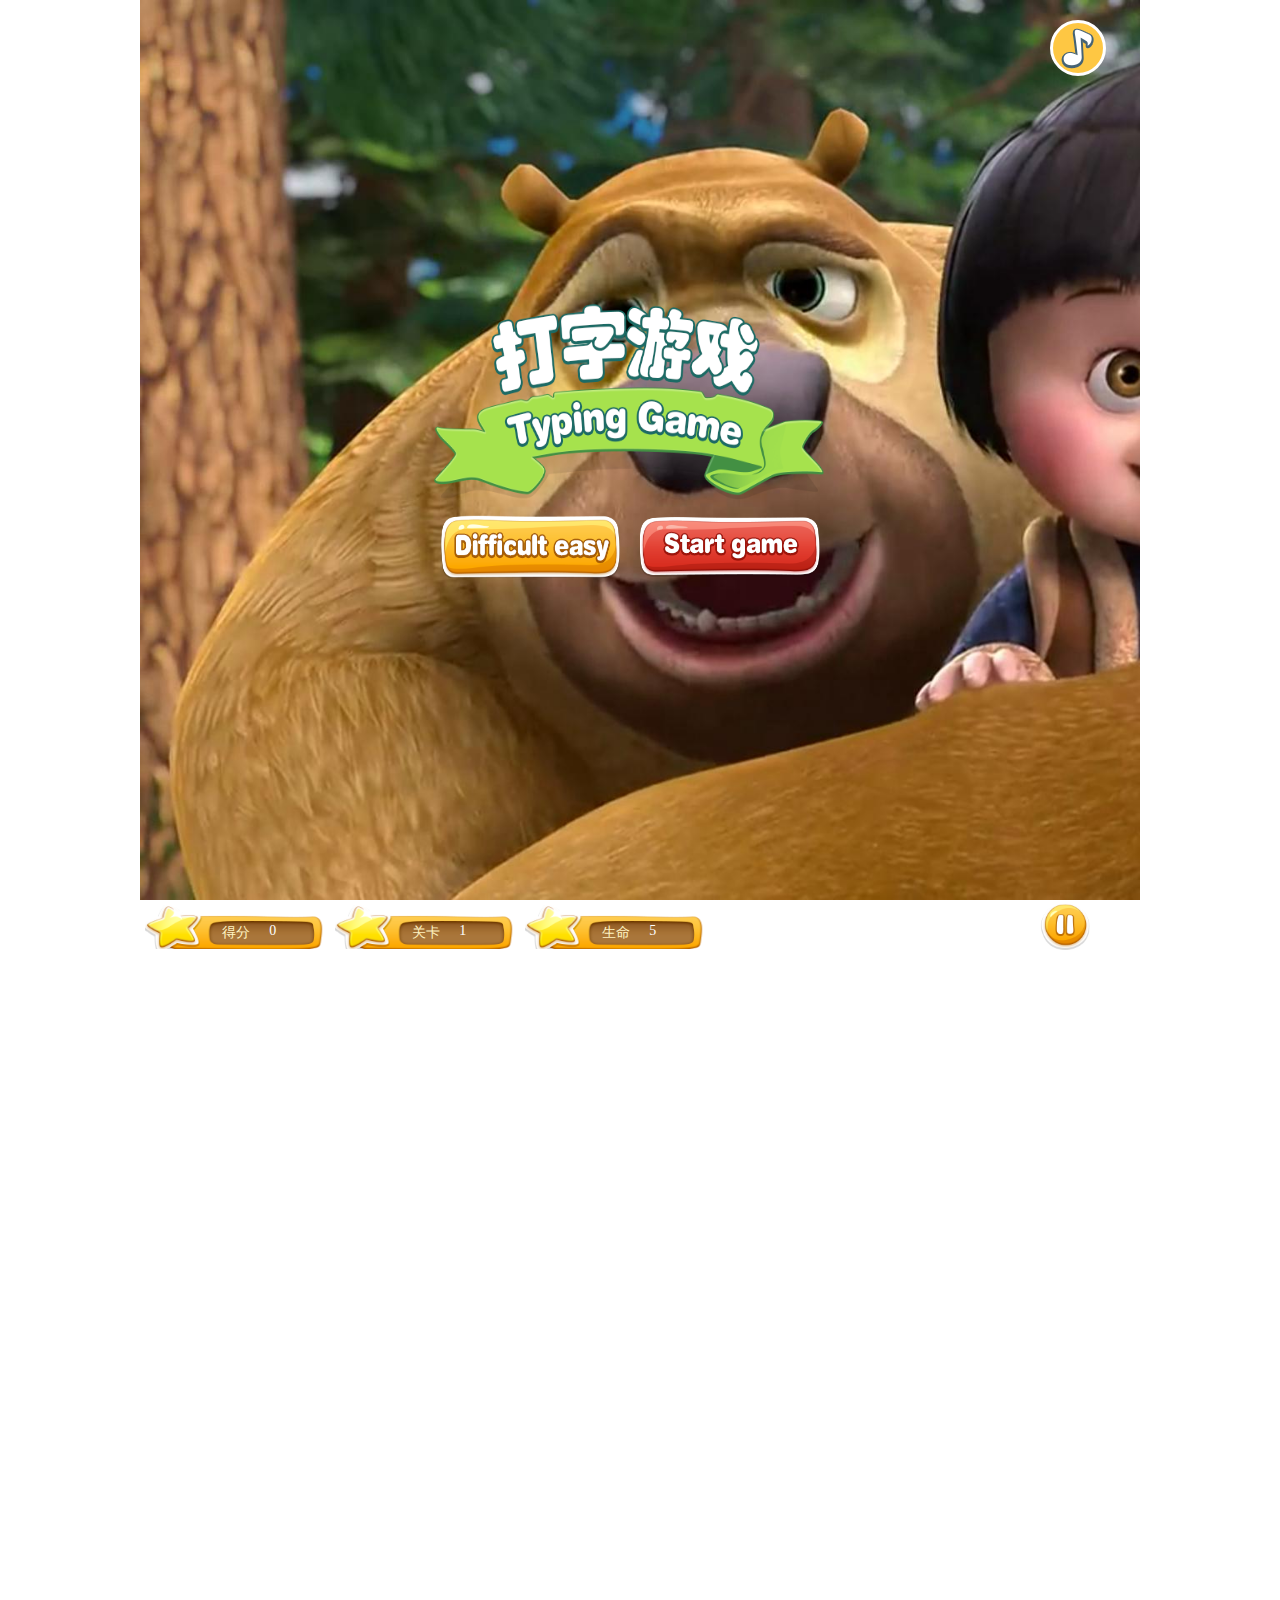
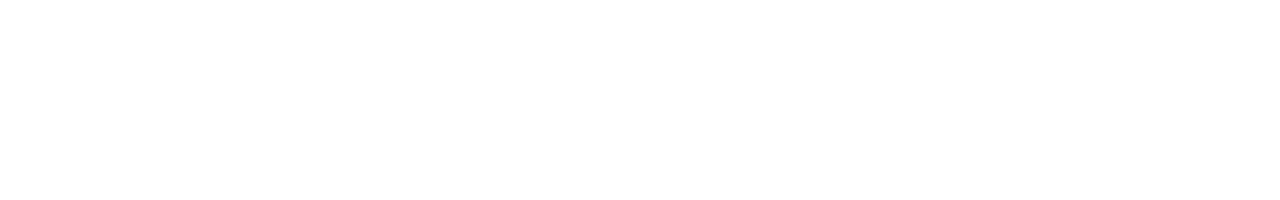
<file: pinsheng/daziyouxi/index.html>
<!DOCTYPE html>
<html lang="en">
<head>
    <meta charset="UTF-8">
    <title>Title</title>
    <style>
        @keyframes rotate{
            0%{
                transform:rotate(0deg);
            }
            100%{
                transform:rotate(360deg);
            }
        }
        html, body {
            height: 100%;
            margin: 0;
            padding: 0;
            overflow: hidden;
        }

        * {
            user-select: none;
            /*去除浏览器默认*/
        }

        .scene {
            width: 1000px;
            height: 100%;
            background:url("img/bg.png") no-repeat;
            margin: 0 auto;
        }

        .main {
            width: 1000px;
            height: 100%;
            float: left;
            background:url("img/bb.jpg") no-repeat;
            background-size: cover;
            position: relative;
        }

        .banner{
            width:1000px;
            height: 100%;
            background:url("img/bb2.jpg") no-repeat;
            background-size: cover;
            position: relative;
        }

        .music{
            width:50px;
            height:50px;
            border-radius: 50%;
            border: 3px solid #fff;
            position: absolute;
            top:20px;
            right: 34px;
            background: url("img/music.png")no-repeat;
            background-position: center center;
            background-color:#FEC743;
            transform:rotate(360deg);
            animation:rotate 3s linear infinite;
            /*transition:all 1s;*/
            cursor: pointer;
        }

        .anniubox{
            width:400px;
            height:300px;
            /*background: yellow;*/
            /*background:url("img/logo.png") no-repeat;*/
            position: absolute;
            top:50%;
            left:50%;
            margin-left:-210px;
            margin-top: -150px;
            cursor: pointer;
        }

        .shang{
            width:100%;
            height:200px;
            background:url("img/logo.png") no-repeat;
            background-size: 100% 100%;
        }

        .xia{
            width:100%;
            height:100px;
            /*background: red;*/
            position: relative;
        }

        .xialeft{
            width:180px;
            height: 63px;
            float: left;
            background:url("img/choose.png") no-repeat;
            background-size: 100% 100%;
            position: absolute;
            top:15px;
            margin-left: 10px;
        }
        .xiaright{
            width:180px;
            height: 63px;
            float: left;
            background:url("img/start.png") no-repeat;
            background-size: 100% 100%;
            position: absolute;
            top:15px;
            right:0;
            margin-right: 10px;
        }

        .xialeft:hover{
            transform: scale(1.1);
        }

        .xiaright:hover{
            transform: scale(1.1);
        }

        .control {
            width: 1000px;
            height: 55px;
            /*background-color: lightpink;*/
            position: absolute;
            /*margin:0 auto;*/
            /*float: left;*/
            /*display: none;*/
        }

        .box {
            width: 180px;
            height: 45px;
            margin:4px 5px;
            background:url("img/scor.png") no-repeat;
            background-size: 100% 100%;
            /*border-radius: 10px;*/
            float: left;
            position: relative;
        }

        .stop{
            width: 50px;
            height:50px;
            background: url("img/stop.png")no-repeat;
            background-size: 100% 100%;
            float: right;
            margin-right: 50px;
        }

        .box .name {
            height: 20px;
            font-size: 14px;
            color: #fff3c2;
            text-align: center;
            line-height: 20px;
            position: absolute;
            left: 43%;
            top: 42%;
        }

        .scor, .state, .life {
            width: 80%;
            height: 30px;
            font-family: 微软雅黑;
            color: #fff;
            margin: 0 auto;
            font-size: 14px;
            text-align: center;
            /*line-height: 30px;*/
            /*border-radius: 5px;*/
            position: absolute;
            top: 42%;
            left: 31%;
        }

        /*!*.stop {*!*/
            /*!*font-family: 微软雅黑;*!*/
            /*!*font-size: 14px;*!*/
            /*!*font-weight: 700;*!*/
            /*!*line-height: 55px;*!*/
            /*!*text-align: center;*!*/
            /*!*cursor: pointer;*!*/
        /*!*}*!*/

        .letter {
            width: 80px;
            height: 80px;
            /*border: 1px solid red;*/
            text-align: center;
            line-height: 80px;
            font-size: 30px;
            font-weight: bold;
            position: absolute;
            color: #000;
            /*background: #fff;*/
        }

        .btn {
            width: 80%;
            height: 30px;
            border-radius: 5px;
            background: #FF8000;
            text-align: center;
            line-height: 18px;
            color: #fff;
            margin: 0 auto;
            cursor: pointer;
        }

        .overbox{
            width:484px;height:419px;
            background:url(img/over.png) no-repeat center;
            position: absolute;
            left:0;right:0;top:0;bottom:0;
            margin:auto;
        }
        .score{
            width: 100px;
            height: 40px;
            margin-left: 282px;
            margin-top: 150px;
            line-height: 40px;
            font-size: 24px;
            color: #333;
        }
        .maxscore{
            width:100px;height:40px;
            margin-left:282px;
            margin-top:5px;
            line-height:40px;
            font-size: 24px;
            color: #333;
        }
        .btns{
            width:250px;height:93px;
            margin:0 auto;
            margin-top:30px;
        }
        .restart{
            width:93px;height:93px;
            background:url(img/restart.png);
            float:left;
            cursor:pointer;
            transition:all 1s;
        }
        .restart:hover{
            transform:rotate(360deg);
        }
        .quit{
            width:93px;height:93px;
            background:url(img/quit.png);
            float:right;
            cursor:pointer;
            background-size:100% 100%;
            transition:all 1s;
        }

        .quit:hover{
            transform: translateX(-30px);
        }

        .mask2{
            width:100%;height:100%;
            background:rgba(0,0,0,0.5);
            position: absolute;
            left:0;top:0;
            display:none;
            z-index:99;
        }
        .stopbox{
            width:470px;height:220px;
            background:url(img/stopbox.png);
            position:absolute;
            left:0;right:0;top:0;bottom:0;
            margin:auto;
            display:flex;
            align-items:flex-end;
            justify-content:space-around;
        }
        .continues{
            width:93px;height:93px;
            background:url(img/continue.png);
            margin-bottom:30px;
            cursor:pointer;
            transition:all 1s;
        }
        .continues:hover{
            transform:scale(1.1);
        }
        .stop-restart{
            width:93px;height:93px;
            background:url(img/restart.png);
            margin-bottom:30px;
            cursor:pointer;
            transition:all 1s;
        }
        .stop-restart:hover{
            transform:rotate(360deg);
        }
        .stop-quit{
            width:93px;height:93px;
            background:url(img/quit.png);
            background-size:100% 100%;
            margin-bottom:30px;
            cursor:pointer;
            transition:all 1s;
        }
        .stop-quit:hover{
            transform:translateX(-30px);
        }
        /**/
        .death {
            width: 1000px;
            height: 100%;
            background: rgba(0, 0, 0, 0.7);
            z-index: 99;
            margin: 0 auto;
            position: absolute;
            top: 0;
            display: none;
        }
        .fen {
            width: 484px;
            height: 419px;
            margin: 0 auto;
            padding: 118px;
            background: url(img/over.png) no-repeat center;
        }

        .fenshu {
            width: 100px;
            height: 40px;
            margin-left: 280px;
            margin-top: 150px;
            line-height: 40px;
            font-size: 30px;
        }

        .maxfen {
            width: 100px;
            height: 40px;
            margin-left: 280px;
            margin-top: 5px;
            line-height: 40px;
        }

        .fen span {
            font-size: 30px;
            margin-left: 5px;
        }
        /*.deathbtn{*/
            /*width: 250px;*/
            /*height: 93px;*/
            /*margin: 0 auto;*/
            /*margin-top: 30px;*/
        /*}*/
        /*.return:hover{*/
            /*transform: rotate(360deg);*/
        /*}*/
        /*.return{*/
            /*width: 93px;*/
            /*height: 93px;*/
            /*background: url(img/restart.png);*/
            /*float: left;*/
            /*cursor: pointer;*/
            /*transition: all 1s;*/
        /*}*/
        /*.quit:hover{*/
            /*transform: scale(1.1);*/
        /*}*/
        /*.quit{*/
            /*width: 93px;*/
            /*height: 93px;*/
            /*background: url(img/quit.png);*/
            /*float: right;*/
            /*cursor: pointer;*/
            /*background-size: 100% 100%;*/
            /*transition: all 1s;*/
        /*}*/
    </style>
</head>
<body>
<div class="scene">
    <div class="banner">
        <div class="music"></div>
        <div class="anniubox">
            <div class="shang">
                <div class="shangtu"></div>
            </div>
            <div class="xia">
                <div class="xialeft"></div>
                <div class="xiaright begin"></div>
            </div>
        </div>
    </div>
    <div class="main"></div>
    <div class="control">
        <div class="box">
            <div class="name">得分</div>
            <div class="scor">0</div>
        </div>
        <div class="box">
            <div class="name">关卡</div>
            <div class="state">1</div>
        </div>
        <div class="box">
            <div class="name">生命</div>
            <div class="life">5</div>
        </div>
        <!--<div class="box">-->
            <!--<div class="begin">开始</div>-->
        <!--</div>-->
        <div class="stop"></div>
    </div>
    <!--暂停-->
    <div class="mask2">
        <div class="stopbox">
            <div class="continues"></div>
            <div class="stop-restart"></div>
            <div class="stop-quit"></div>
        </div>
    </div>
    <!--结束-->
    <div class="death">
        <div class="fen">
            <div class="fenshu">0</div>
            <div class="fenshu maxfen">0</div>
            <div class="btns">
                <div class="restart"></div>
                <div class="quit"></div>
            </div>
        </div>
    </div>
</div>
<script>
    //创建字母
    var main = document.querySelector(".main");
    const scor = document.querySelector(".scor");
    const begin = document.querySelector(".begin");
    const stop = document.querySelector(".stop");
    const state = document.querySelector(".state");
    const life = document.querySelector(".life");
    const banner = document.querySelector(".banner");
    const mask2 = document.querySelector(".mask2");
    const restart = document.querySelector(".restart");
    const quit = document.querySelector(".quit");
    const continues = document.querySelector(".continues");
    const start2 =document.querySelector(".stop-restart");
    const death=document.querySelector(".death");
    const fen=document.querySelector(".fenshu");
    const shu=document.querySelector(".maxfen");
    const retu=document.querySelector(".return");
    class Game {
        constructor(main, scor, state, life) {
            this.main = main;
            this.scor = scor;
            this.state = state;
            this.lifele = life;
            this.life = 5;
            this.guan = 1;
            this.num = 3;
            this.fenshu = 0;
            this.obj = {};
            this.speed = 5;
            this.height = window.innerHeight;
            this.flag = true;
            this.bestscor=localStorage.bestscor?JSON.parse(localStorage.bestscor):[];
            this.st = null;
        }

        _creatLetter() {
            var div = document.createElement("div");
            div.className = "letter";
            do {
                var rn = Math.floor(Math.random() * 26 + 65);
                var le = String.fromCharCode(rn);
            } while (this.obj[le]);
            div.style.backgroundImage="url(img/"+le+".png)";
            div.style.backgroundSize="100% 100%";
//            div.innerHTML = le;
            do {
                var rl = Math.random() * 720;
            } while (this._check(rl));
            var rt = -Math.random() * 100;
            div.style.left = rl + "px";
            div.style.top = rt + "px";
            this.obj[le] = {left: rl, top: rt, el: div};
            this.main.appendChild(div);
        }

        _check(left) {
            for (var i in this.obj) {
                if (left > this.obj[i].left - 80 && left < this.obj[i].left + 80) {
                    return true;
                }
            }
        }

        start() {
            for (var i = 0; i < this.num; i++) {
                this._creatLetter();
            }
//            control.style.display="block";
            this._move();
            this._keydown();
            this.flag = false;
        }

        _move() {
            this.st = setInterval(function () {
                for (var i in this.obj) {
                    var t = this.obj[i].top;
                    t += this.speed;
                    this.obj[i].top = t;
                    this.obj[i].el.style.top = t + "px";
                    if (t > this.height) {
                        this.life--;
                        this.lifele.innerHTML = this.life;
                        this.main.removeChild(this.obj[i].el);
                        delete this.obj[i];
                        this._creatLetter();
                        if (this.life == 0) {
                            this._gameover();
                            return;
                        }
                    }
                }
            }.bind(this), 50)
        }

        _keydown() {
            document.onkeydown = function (e) {
                var keycode = e.keyCode;
                var l = String.fromCharCode(keycode);
                if (this.obj[l]) {
                    this.main.removeChild(this.obj[l].el);
                    delete this.obj[l];
                    this.fenshu++;
                    scor.innerHTML = this.fenshu;
                    if (this.fenshu % 10 == 0) {
                        this._upstate();
                    }
                    this._creatLetter();
                }
            }.bind(this);
        }

        _upstate() {
            this.guan++;
            this.state.innerHTML = this.guan;
            if (this.guan <= 4) {
                this._creatLetter();
            } else {
                this.speed++;
            }
        }

        _gameover() {
            death.style.display="block";
            if(restart.onclick=function () {
//                    game.gameover();
                    death.style.display="none";
                    banner.style.display="block";
                }){}
            if(quit.onclick=function () {
                    death.style.display="none";
                    banner.style.display="block";
//                    game.gameover();
                })
            death.style.display="block";
            if(this.fenshu<this.bestscor){
                shu.innerHTML=this.bestscor;
                fen.innerHTML=this.fenshu;
            }else{
                shu.innerHTML=this.fenshu;
                fen.innerHTML=this.fenshu;
                localStorage.bestscor=this.fenshu;
            }
            //排序
            var shuru=false;
            if(this.bestscor.length<3||(this.bestscor.length>=3&&this.fenshu>this.bestscor[2].scor)){
                var player=prompt("姓名是");
//                this.bestscor.push({player,scor:this.fenshu});
                this.bestscor.sort(function (a,b) {
                    if(a.scor>b.scor){
                        return -1;
                    }else{
                        return 1;
                    }
                })
                if(this.bestscor.length>3){
                    this.bestscor.pop();
                }
                localStorage.bestscor=JSON.stringify(this.bestscor);
            }
            this.main.innerHTML = null;
            this.obj = {};
            this.speed = 5;
            this.fenshu = 0;
            this.scor.innerHTML = 0;
            this.life = 5;
            this.lifele.innerHTML = 5;
            this.guan = 1;
            this.state.innerHTML = 1;
            this.flag = true;
            clearInterval(this.st);
        }

        pause() {
            clearInterval(this.st);
            document.onkeydown = null;
        }

        play() {
            this._move();
            this._keydown();
        }
    }

    var game = new Game(main, scor, state, life);
    begin.onclick = function () {
        banner.style.display="none";
        if (game.flag) {
            game.start();
        }
    };
    var fl = true;
    stop.onclick = function () {
        mask2.style.display="block";
//        if (fl) {
//            stop.style.backgroundImage="url(img/continue.png)";
//            game.pause();
//        } else {
            stop.style.backgroundImage="url(img/stop.png)";
            game.pause();
//        }
        fl = !fl;
    };
    continues.onclick=function () {
        mask2.style.display="none";
        game.play();
    };
    start2.onclick=function () {
        mask2.style.display="none";
        banner.style.display="block";
        game.gameover();
//        game.pause();
        clear();
//        game.start();
//        game.play();
    }

</script>
</body>
</html>
</file>
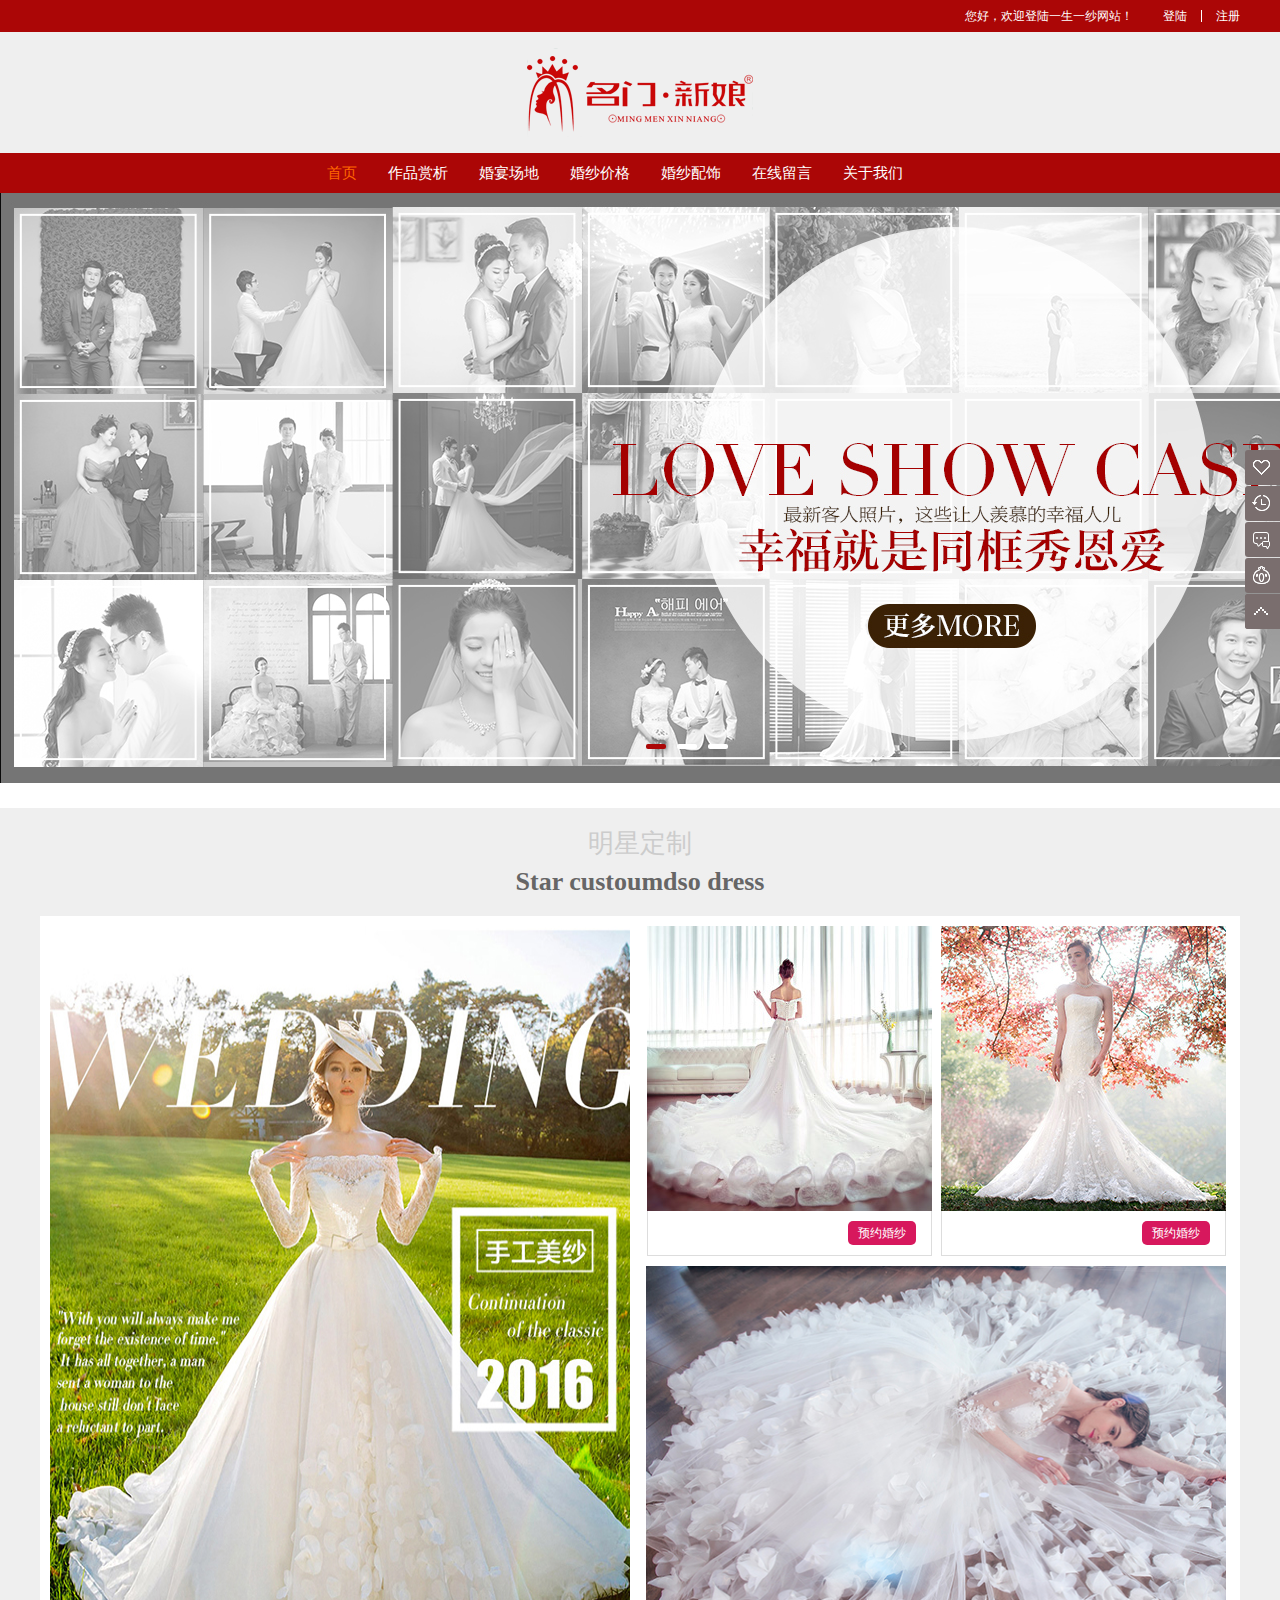
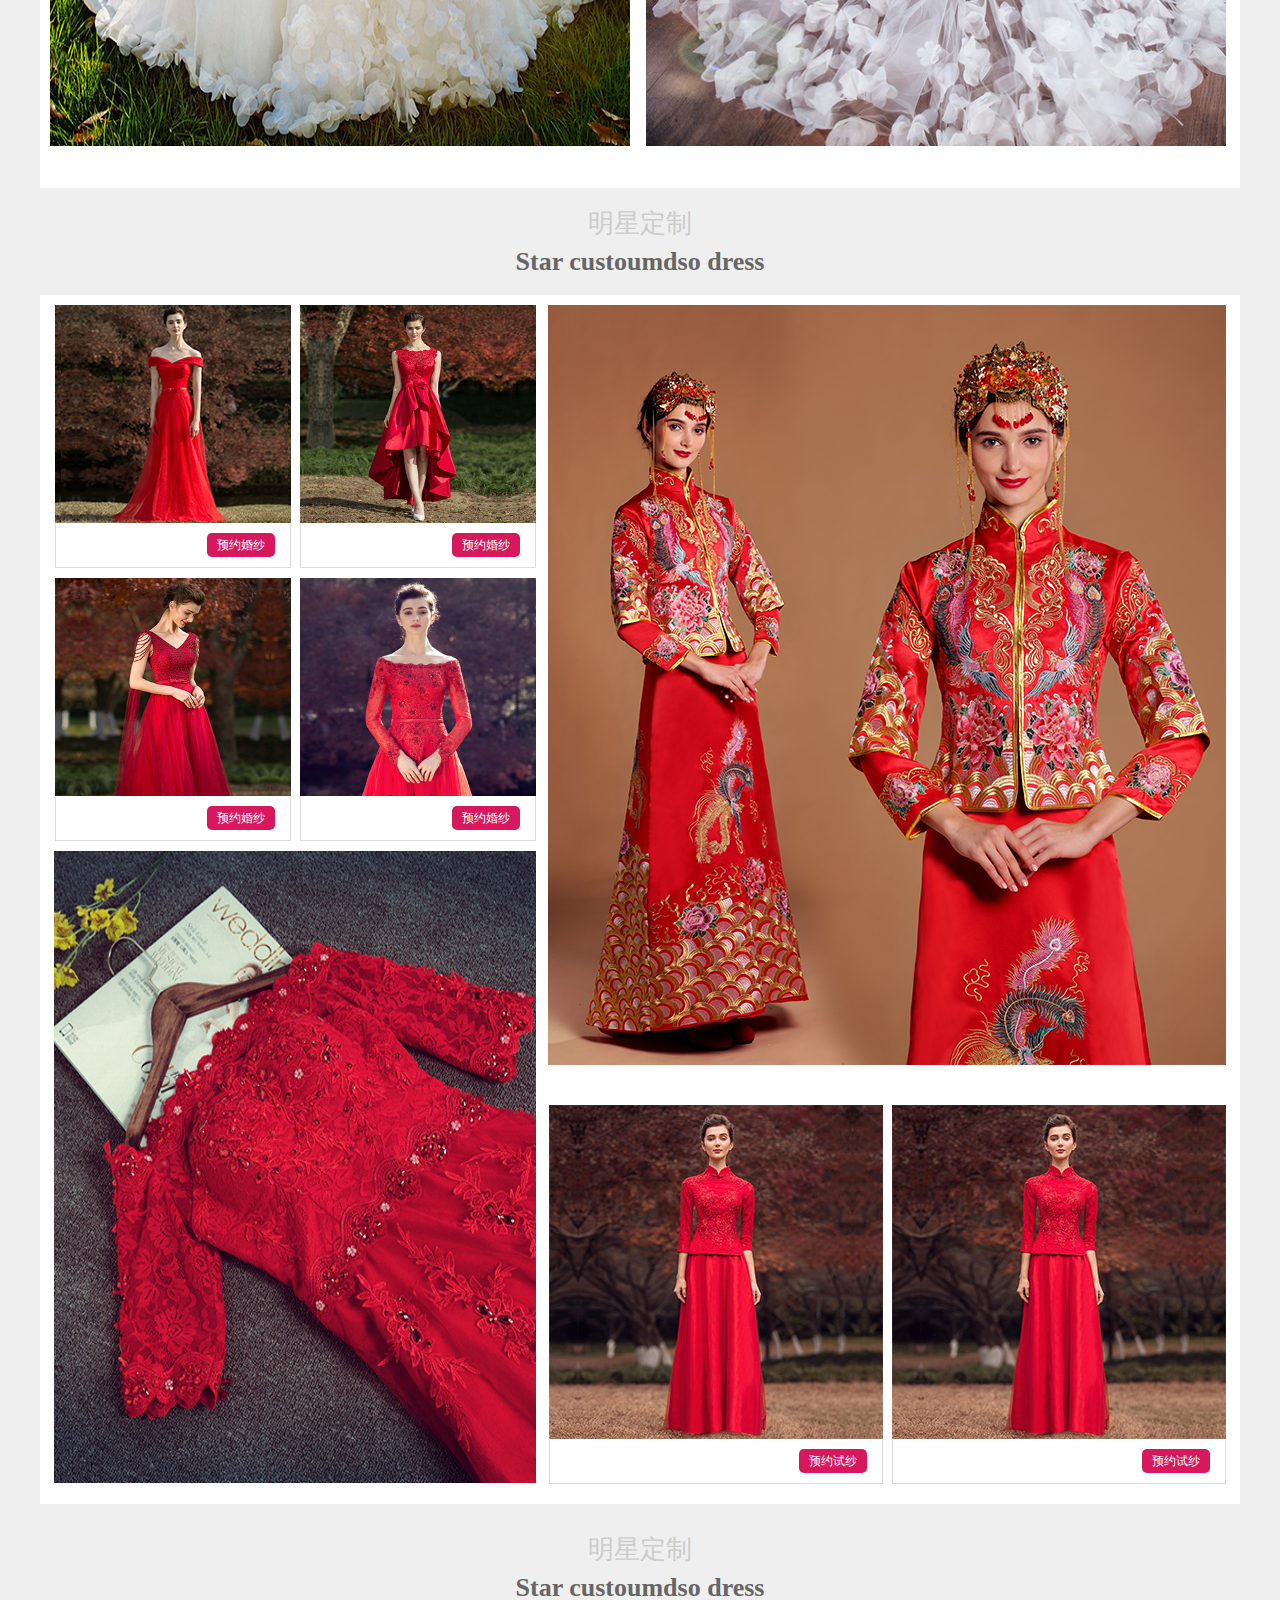
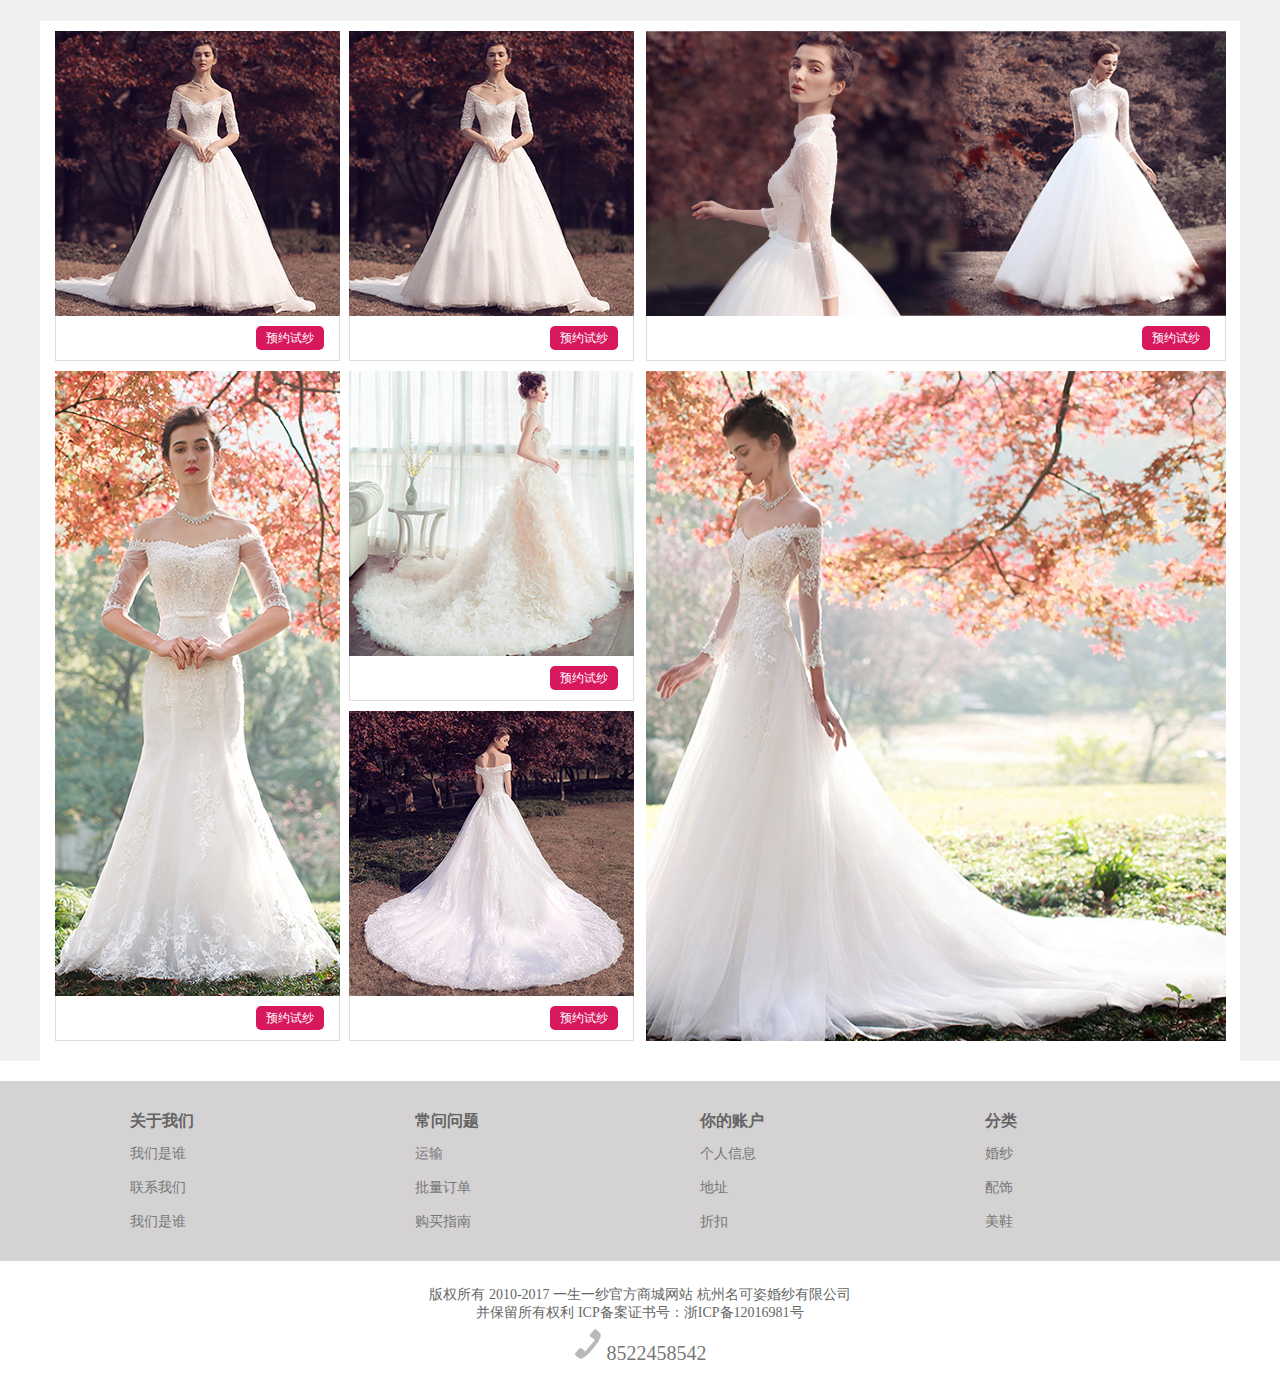
<file: pinsheng/hunshua/index.html>
<!DOCTYPE html>
<html lang="en">
<head>
    <meta charset="UTF-8">
    <title>婚纱首页</title>
    <link rel="stylesheet" href="css/main.css">
    <link rel="stylesheet" href="css/bass.css">
</head>
<body>
<!-- 顶部 -->
<header>
	<div class="neikuan">
		<div class="hdtop">
			<div class="welcom">您好，欢迎登陆一生一纱网站！</div>
			<div class="dlbox">
				<a href="" class="den">登陆</a>
				<span class="xian"></span>
				<a href="" class="zc">注册</a>
			</div>
		</div>
	</div>
</header>
<!-- logo -->
<div class="logobox clear">
	<div class="neikuan">
		<div class="logo">
			<a href="">
				<img src="img/top_logo.png" alt="">
			</a>
		</div>
	</div>
</div>
<!-- 目录 -->
<div class="mulubox">
	<div class="neikuan">
		<div class="mulu">
			<div class="mm">
				<a href="" class="sy">首页</a>
				<a href="zuoping.html" class="qita">作品赏析</a>
				<a href="changdi.html" class="qita">婚宴场地</a>
				<a href="price.html" class="qita">婚纱价格</a>
				<a href="" class="qita">婚纱配饰</a>
				<a href="" class="qita">在线留言</a>
				<a href="us.html" class="qita">关于我们</a>
			</div>
		</div>
	</div>
</div>
<!-- banner -->
<div class="bannerbox clear">
	<div class="banner">
		<img src="img/banner7.jpg" alt="" class="baimg" style="z-index:1;">
		<img src="img/banner5.jpg" alt="" class="baimg">
		<img src="img/banner6.jpg" alt="" class="baimg">
	</div>
	<div class="lud">
		<div class="dian"></div>
		<div class="dian"></div>
		<div class="dian"></div>
	</div>
</div>
<div class="zhongjian">
<!-- 原创设计条 -->
<div class="ycsjbox">
	<div class="neikuan">
		<div class="ycsj">
			<div class="ycsjzi">
				<p>明星定制</p>
				<h2>Star custoumdso dress</h2>
			</div>
		</div>
	</div>
</div>
<!-- <div class="mxdz">	
</div> -->
<!-- 作品展示1 -->
<div class="yuanbox">
	<div class="neikuan">
		<div class="yuan">
			<div class="chuang">
				<!-- 左 -->
				<div class="yleftbox zhe">
					<div class="yleft">
						<a href="">
							<img src="img/y1.jpg" alt="">
						</a>
						<div class="zhao1 zhao"></div>
						<div class="zhao2 zhao">
							<em>预约试衣</em>
						</div>
					</div>
				</div>
				<!-- 右 -->
				<div class="yrightbox">
					<!-- 上 -->
					<div class="yr_sbox">
						<div class="yr_s_left">
							<div class="yr_s_tu zhe">
								<a href="">
									<img src="img/y2.jpg" alt="">
								</a>
								<div class="zhao1 zhao"></div>
								<div class="zhao2 zhao">
									<em>预约试衣</em>
								</div>
							</div>
							<div class="yr_s_zi">
								<a href="" class="buy">预约婚纱</a>
							</div>
						</div>
						<div class="yr_s_left">
							<div class="yr_s_tu zhe">
								<a href="">
									<img src="img/y3.jpg" alt="">
								</a>
								<div class="zhao1 zhao"></div>
								<div class="zhao2 zhao">
									<em>预约试衣</em>
								</div>
							</div>
							<div class="yr_s_zi">
								<a href="" class="buy">预约婚纱</a>
							</div>
						</div>
					</div>
					<!-- 下 -->
					<div class="yr_xbox">
						<div class="yrx zhe">
							<a href="">
								<img src="img/y4.jpg" alt="">
							</a>
							<div class="zhao1 zhao"></div>
								<div class="zhao2 zhao">
									<em>预约试衣</em>
							</div>
						</div>
					</div>
				</div>
			</div>
		</div>
	</div>
</div>
<!-- 原创设计条 -->
<div class="ycsjbox yycc">
	<div class="neikuan">
		<div class="ycsj">
			<div class="ycsjzi">
				<p>明星定制</p>
				<h2>Star custoumdso dress</h2>
			</div>
		</div>
	</div>
</div>
<!-- 作品展示2 -->
<div class="gzbox">
	<div class="neikuan">
		<div class="guzhuang">
			<div class="gz_left">
				<!-- 上 -->
				<div class="gz_s">
					<div class="gz_s_first">
						<div class="gz_tu zhe">
							<a href="">
								<img src="img/g1.jpg" alt="">
							</a>
							<div class="zhao1 zhao"></div>
								<div class="zhao2 zhao">
									<em>预约试衣</em>
							</div>
						</div>
						<div class="gz_zi">
							<a href="" class="buy">预约婚纱</a>
						</div>
					</div>
					<div class="gz_s_first">
						<div class="gz_tu zhe">
							<a href="">
								<img src="img/g2.jpg" alt="">
							</a>
							<div class="zhao1 zhao"></div>
								<div class="zhao2 zhao">
									<em>预约试衣</em>
							</div>
						</div>
						<div class="gz_zi">
							<a href="" class="buy">预约婚纱</a>
						</div>
					</div>
					<div class="gz_s_first">
						<div class="gz_tu zhe">
							<a href="">
								<img src="img/g3.jpg" alt="">
							</a>
							<div class="zhao1 zhao"></div>
								<div class="zhao2 zhao">
									<em>预约试衣</em>
							</div>
						</div>
						<div class="gz_zi">
							<a href="" class="buy">预约婚纱</a>
						</div>
					</div>
					<div class="gz_s_first">
						<div class="gz_tu zhe">
							<a href="">
								<img src="img/g4.jpg" alt="">
							</a>
							<div class="zhao1 zhao"></div>
								<div class="zhao2 zhao">
									<em>预约试衣</em>
							</div>
						</div>
						<div class="gz_zi">
							<a href="" class="buy">预约婚纱</a>
						</div>
					</div>
				</div>
				<!-- 下 -->
				<div class="gz_x">
					<div class="gz_x_tu zhe">
						<a href=""> 
							<img src="img/g5.jpg" alt="">
						</a>
						<div class="zhao1 zhao"></div>
								<div class="zhao2 zhao">
									<em>预约试衣</em>
						</div>
					</div>
				</div>
			</div>
			<!--右 -->
			<div class="gz_right">
				<div class="gz_r_s">
					<div class="gz_r_tu zhe">
						<a href="">
							<img src="img/g6.jpg" alt="">
						</a>
						<div class="zhao1 zhao"></div>
								<div class="zhao2 zhao">
									<em>预约试衣</em>
						</div>
					</div>
				</div>
				<div class="gz_r_x">
					<div class="gz_r_x_first">
						<div class="gz_r_x_tu zhe">
							<a href=""> 
								<img src="img/g7.jpg" alt="">
							</a>
							<div class="zhao1 zhao"></div>
								<div class="zhao2 zhao">
									<em>预约试衣</em>
							</div>
						</div>
						<div class="gz_r_x_zi">
							<a href="" class="buy">预约试纱</a>
						</div>
					</div>
					<div class="gz_r_x_first">
						<div class="gz_r_x_tu zhe">
							<a href=""> 
								<img src="img/g7.jpg" alt="">
							</a>
							<div class="zhao1 zhao"></div>
								<div class="zhao2 zhao">
									<em>预约试衣</em>
							</div>
						</div>
						<div class="gz_r_x_zi">
							<a href="" class="buy">预约试纱</a>
						</div>
					</div>
				</div>
			</div>
		</div>
	</div>
</div>
<!-- 原创设计条 -->
<div class="ycsjbox yycc">
	<div class="neikuan">
		<div class="ycsj">
			<div class="ycsjzi">
				<p>明星定制</p>
				<h2>Star custoumdso dress</h2>
			</div>
		</div>
	</div>
</div>
<!-- 作品展示3 -->
<div class="gzbox">
	<div class="neikuan">
		<div class="guzhuang">
			<!-- 上 -->
			<div class="om_s">
				<!-- 左 -->
				<div class="om_s_left">
					<div class="om_s_first">
						<div class="on_s_tu zhe">
							<a href="">
								<img src="img/o1.jpg" alt="">
							</a>
							<div class="zhao1 zhao"></div>
								<div class="zhao2 zhao">
									<em>预约试衣</em>
							</div>
						</div>
						<div class="on_s_zi">
							<div class="buy">预约试纱</div>
						</div>
					</div>
					<div class="om_s_first">
						<div class="on_s_tu zhe">
							<a href="">
								<img src="img/o1.jpg" alt="">
							</a>
							<div class="zhao1 zhao"></div>
								<div class="zhao2 zhao">
									<em>预约试衣</em>
							</div>
						</div>
						<div class="on_s_zi">
							<div class="buy">预约试纱</div>
						</div>
					</div>
				</div>
				<!-- 右 -->
				<div class="om_s_right">
					<div class="om_s_r_tu zhe">
						<a href="">
							<img src="img/o2.jpg" alt="">
						</a>
						<div class="zhao1 zhao"></div>
								<div class="zhao2 zhao">
									<em>预约试衣</em>
						</div>
					</div>
					<div class="on_s_zi" style="width:580px;">
						<div class="buy">预约试纱</div>
					</div>
				</div>
			</div>
			<!-- 下 -->
			<div class="om_x">
				<!-- 下左 -->
				<div class="om_x_left">
					<!-- 左上 -->
					<div class="om_x_l_l">
						<div class="om_x_l_l_tu zhe">
							<a href="">
								<img src="img/o4.jpg" alt="">
							</a>
							<div class="zhao1 zhao"></div>
								<div class="zhao2 zhao">
									<em>预约试衣</em>
							</div>
						</div>
						<div class="on_s_zi" style="width:285px;">
							<div class="buy">预约试纱</div>
						</div>
					</div>
					<!-- 左中 -->
					<div class="om_x_z">
						<div class="om_x_z_first">
							<div class="om_x_z_tu zhe">
								<a href="">
									<img src="img/o5.jpg" alt="">
								</a>
								<div class="zhao1 zhao"></div>
								<div class="zhao2 zhao">
									<em>预约试衣</em>
								</div>
							</div>
							<div class="on_s_zi" style="width:285px;">
								<div class="buy">预约试纱</div>
							</div>
						</div>
						<div class="om_x_z_first">
							<div class="om_x_z_tu zhe">
								<a href="">
									<img src="img/o6.jpg" alt="">
								</a>
								<div class="zhao1 zhao"></div>
								<div class="zhao2 zhao">
									<em>预约试衣</em>
								</div>
							</div>
							<div class="on_s_zi" style="width:285px;">
								<div class="buy">预约试纱</div>
							</div>
						</div>
					</div>
				</div>
				<!-- 下右 -->
					<div class="om_x_right zhe">
						<div class="zhao1 zhao"></div>
							<div class="zhao2 zhao">
								<em>预约试衣</em>
							</div>
						<div class="om_x_z_tu" style="width:580px">
							<a href="">
								<img src="img/o7.jpg" alt="">
							</a>
						</div>
					</div>
			</div>
		</div>
	</div>
</div>
</div>
<!-- 底部 -->
<footer>
	<div class="neikuan">
		<div class="dibu">
			<div class="du">
				<h4>关于我们</h4>
				<ul class="di">
					<li>
						<a href="">我们是谁</a>
					</li>
					<li>
						<a href="">联系我们</a>
					</li>
					<li>
						<a href="">我们是谁</a>
					</li>
				</ul>
			</div>
			<div class="du">
				<h4>常问问题</h4>
				<ul class="di">
					<li>
						<a href="">运输</a>
					</li>
					<li>
						<a href="">批量订单</a>
					</li>
					<li>
						<a href="">购买指南</a>
					</li>
				</ul>
			</div>
			<div class="du">
				<h4>你的账户</h4>
				<ul class="di">
					<li>
						<a href="">个人信息</a>
					</li>
					<li>
						<a href="">地址</a>
					</li>
					<li>
						<a href="">折扣</a>
					</li>
				</ul>
			</div>
			<div class="du">
				<h4>分类</h4>
				<ul class="di">
					<li>
						<a href="">婚纱</a>
					</li>
					<li>
						<a href="">配饰</a>
					</li>
					<li>
						<a href="">美鞋</a>
					</li>
				</ul>
			</div>
		</div>
	</div>
</footer>
<!-- 底部2 -->
<div class="dbtwo">
	<div class="neikuan">
		<div class="db">
			<div class="dd">
				<p class="dz">
					 版权所有 2010-2017 一生一纱官方商城网站 杭州名可姿婚纱有限公司<br>
					  并保留所有权利 ICP备案证书号：浙ICP备12016981号 
				</p>
			</div>
			<p class="bb">
				<img src="img/400.png" alt="">	
				8522458542
			</p>
		</div>
	</div>
</div>
<!-- 窗口 -->
	<div class="chuangchuangbox">
		<div class="chuangchuang">
			<div class="chuangfirst_tu chuangfirst_tu3"></div>
			<em class="tab_tatle">我的关注</em>
		</div>
		<div class="chuangchuang">
			<div class="chuangfirst_tu  chuangfirst_tu4"></div>
			<em class="tab_tatle">我的足迹</em>
		</div>
		<div class="chuangchuang">
			<div class="chuangfirst_tu  chuangfirst_tu5"></div>
			<em class="tab_tatle">我的消息</em>
		</div>
		<div class="chuangchuang">
			<div class="chuangfirst_tu  chuangfirst_tu6"></div>
			<em class="tab_tatle">咨询JIML</em>
		</div>
		<div class="chuangchuang_footer2">
			<div class="chuangfooter1">
				<div class="chuangfooter1_tu"></div>
				<em class="tab_tatle">顶部</em>
			</div>
		</div>
	</div>

<script src="js/animate.js"></script>	
<script src="js/function.js"></script>
<script>
	const body= $("body")[0];
	const fanhuiy=$(".chuangchuang_footer2")[0];
		fanhuiy.onclick=function(){
			animate(body,{scrollTop:0},500);
		}

	toumingdu(".baimg",".banner",".dian",[],1,"#AB0606",2000,0,"#fff",".bannerbox")
</script>
</html>
</file>
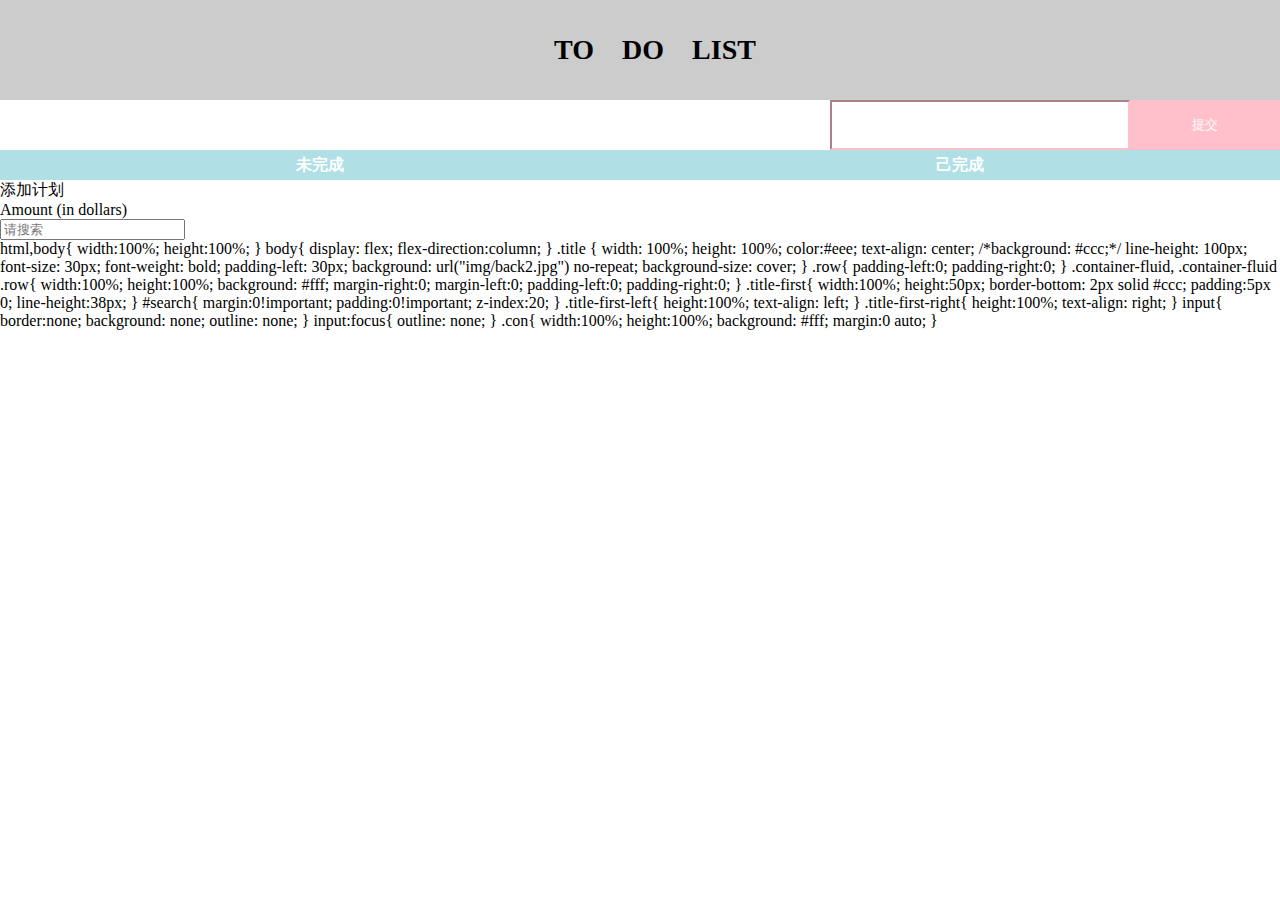
<file: pinsheng/diandian/bianqian.html>
<!DOCTYPE html>
<html lang="en">
<head>
    <meta charset="UTF-8">
    <title>Title</title>
    <style>
        * {
            box-sizing: border-box;
        }

        body, html {
            margin: 0;
            padding: 0;
            font-family: "微软雅黑";
        }
        body{
            display: flex;
            flex-direction:column;
        }

        .title {
            width: 100%;
            height: 100%;
            color:#000;
            text-align: center;
            background: #ccc;
            line-height: 100px;
            font-size: 28px;
            font-weight: bold;
            padding-left: 30px;
        }

        .inputarea {
            width: 100%;
            height: 50%;
        }

        #text {
            width: 300px;
            height: 50px;
            border-color: pink;
            float: right;
        }

        #submit {
            width: 150px;
            height: 50px;
            float: right;
            color: #fff;
            background:pink;
            border: none;
            cursor: pointer;
        }

        .show {
            width: 100%;
            background: #ff4f93;
            flex-grow:1;
        }
        .plan{
            width:50%;
            height:80%;
            overflow: auto;
            background: #7baeff;
            float: left;
        }
        .done{
            width:50%;
            height:80%;
            overflow: auto;
            color: #666;
            background: #ff80be;
            float: right;
        }
        ul{
            list-style: none;
            margin:0;
            padding:0;

        }
        ul li{
            overflow: hidden;
        }
        ul li input{
            float: left;
            width:30px;
            margin:0;
            padding:0;
            height:30px;
        }
        ul li span{
            float: left;
            width:300px;
            height:auto;
            /*border:1px dashed #ccc;*/
            line-height:30px;
            color: #fff;
            padding-left:30px;
        }
        ul li time{
            float: right;
            width:190px;
            height:30px;
            background: #ff5d9b;
            text-align: center;
            line-height:30px;
            color: #fff;
        }
        .contenttitle{
            width:50%;
            height:30px;
            float: left;
            text-align: center;
            font-size: 16px;
            font-weight: bold;
            color:#fff;
            line-height:30px;
            background: powderblue;
        }
        @font-face {
            font-family: 'iconfont';
            src: url('font/iconfont.eot');
            src: url('font/iconfont.eot?#iefix') format('embedded-opentype'),
            url('font/iconfont.woff') format('woff'),
            url('font/iconfont.ttf') format('truetype'),
            url('font/iconfont.svg#iconfont') format('svg');
        }
        .iconfont{
            font-family:"iconfont" !important;
            font-size:16px;font-style:normal;
            -webkit-font-smoothing: antialiased;
            -webkit-text-stroke-width: 0.2px;
            -moz-osx-font-smoothing: grayscale;
        }
    </style>
</head>
<body>
    <div class="title">TO　DO　LIST</div>
    <div class="inputarea">
        <input   type="button" id="submit" value="提交">
        <input type="text" id="text">
    </div>
    <div class="show">
        <div class="contenttitle">未完成</div>
        <div class="contenttitle">己完成</div>
        <ul class="plan">
            <li><input type="checkbox" value="x"><span contenteditable="true" value="x">sfalkjk
            </span><time>2017-5-3
                15:23</time></li>
        </ul>
        <ul class="done">
            <li><input type="checkbox"><span contenteditable="true">sfalkjk</span><time>2017-5-3 15:23</time></li>
        </ul>
    </div>
    <script>
        const text=document.querySelector("#text");
        const submit=document.querySelector("#submit");
        const plan=document.querySelector(".plan");
        const done=document.querySelector(".done");
        function getData() {
            return localStorage.todo?JSON.parse(localStorage.todo):[];
        }
        function savaData(data) {
            localStorage.todo=JSON.stringify(data);
        }
        function reWrite() {
            var data=getData();
            var str1="",str2="";
            data.forEach(function (v,i) {
                if(!v.done){
                    str1+=`<li id=${i}><input type="checkbox" onfocus="changestate(this)"><span contenteditable="true" onblur="changecontent(this)">${v.content}</span><time>${time(v.time)}</time></li>`
                }else{
                    str2+=`<li id=${i}><input type="checkbox" onfocus="del(this)"><span contenteditable="true">${v.content}</span><time>${time(v.time)}</time></li>`
                }
            });
            plan.innerHTML=str1;
            done.innerHTML=str2;
        }
        reWrite();
        submit.onclick=function () {
            if(text.value==""){
                return;
            }
            var val=text.value;
            text.value="";
            var data=getData();
            var date=new Date();
            var time=date.getTime();
            data.push({content:val,time,done:false});
            savaData(data);
            reWrite();
        }
        function time(t) {
            var date=new Date();
            date.setTime(t);
            var year=date.getFullYear();
            var month=setZero(date.getMonth()+1);
            var day=setZero(date.getDate());
            var hour=setZero(date.getHours());
            var minutes=setZero(date.getMinutes());
            var seconds=setZero(date.getSeconds());
            return year+"/"+month+"/"+day+"/"+hour+":"+minutes+":"+seconds;
        }
        function setZero(num) {
            if(num<10){
                return "0"+num;
            }else {
                return num;
            }
        }
        function changestate(ele) {  //概念
            var id=ele.parentNode.id;//父节点
            var data=getData();
            data[id].done=true;
            savaData(data);
            reWrite();
        }
        function del(ele) {   //删除
            var id=ele.parentNode.id;
            var data=getData();
            data.splice(id,1);
            savaData(data);
            reWrite();
        }
        function changecontent(ele) {   //可以修改内容
            var id=ele.parentNode.id;
            var val=ele.innerHTML;
            var data=getData();
            data[id].content=val;
            savaData(data);
            reWrite();
        }
    </script>
</body>
</html>
<!--添加、搜索-->
<div class="title-first" id="mulu">
    <!--添加-->
    <div class="col-md-6 col-sm-6 col-xs-12 title-first-left" id="addBtn">
        <span class="glyphicon glyphicon-plus"></span> 添加计划
    </div>
    <!--搜索-->
    <div class="col-md-6 col-sm-6 col-xs-12 title-first-right" id="search">
        <form class="form-inline search">
            <div class="form-group">
                <label class="sr-only" for="exampleInputAmount">Amount (in dollars)</label>
                <div class="input-group">
                    <div class="input-group-addon">
                        <span class="glyphicon glyphicon-search"></span>
                    </div>
                    <input type="text" class="form-control" id="exampleInputAmount" placeholder="请搜索" style="outline: none">
                </div>
            </div>
        </form>
    </div>
</div>

html,body{
width:100%;
height:100%;
}
body{
display: flex;
flex-direction:column;
}

.title {
width: 100%;
height: 100%;
color:#eee;
text-align: center;
/*background: #ccc;*/
line-height: 100px;
font-size: 30px;
font-weight: bold;
padding-left: 30px;
background: url("img/back2.jpg") no-repeat;
background-size: cover;
}
.row{
padding-left:0;
padding-right:0;
}
.container-fluid, .container-fluid .row{
width:100%;
height:100%;
background: #fff;
margin-right:0;
margin-left:0;
padding-left:0;
padding-right:0;
}
.title-first{
width:100%;
height:50px;
border-bottom: 2px solid #ccc;
padding:5px 0;
line-height:38px;
}
#search{
margin:0!important;
padding:0!important;
z-index:20;
}
.title-first-left{
height:100%;
text-align: left;
}
.title-first-right{
height:100%;
text-align: right;
}
input{
border:none;
background: none;
outline: none;
}
input:focus{
outline: none;
}
.con{
width:100%;
height:100%;
background: #fff;
margin:0 auto;
}
</file>
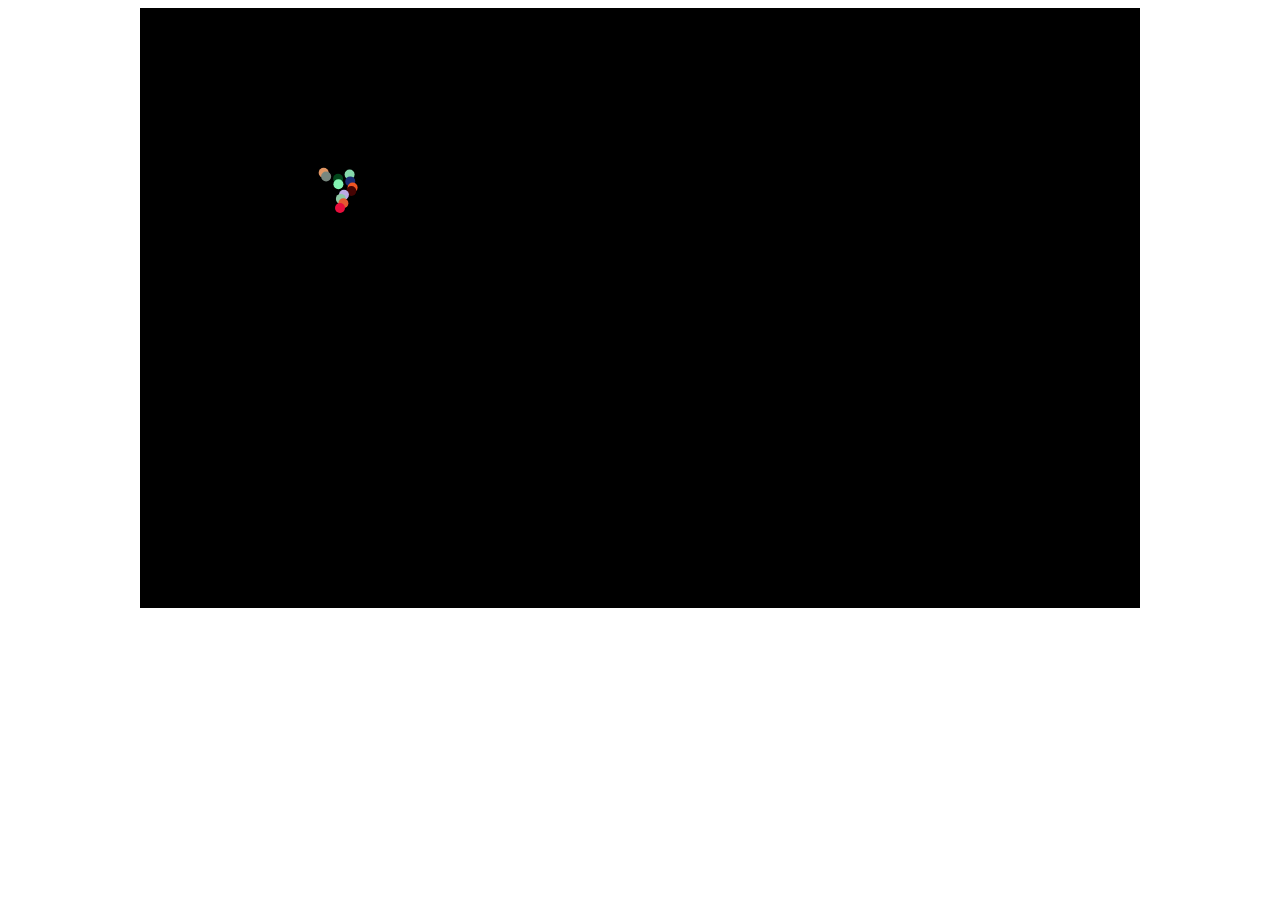
<file: pinsheng/diandian/donghua.html>
<!DOCTYPE html>
<html lang="en">
<head>
    <meta charset="UTF-8">
    <title>图片动画</title>
    <style>
        section{
            width:1000px;
            margin:0 auto;
        }
        canvas{
            background:#000;
        }
    </style>
</head>
<body>
<section>
    <canvas width="1000" height="600"></canvas>
</section>
    <script>
    window.onload=function () {
        let canvas = document.querySelector("canvas");
        let cobj = canvas.getContext("2d");//得到画环境
        let x =200;
        let y = 200;
        canvas.onmousemove=function (e) {//鼠标移动
            x = e.offsetX;
            y = e.offsetY;
        }

        class lizi {  //初始化
            constructor(canvas,cobj,x,y) {    //构造函数
                this.canvas = canvas;
                this.cobj = cobj;
                this.x =x;
                this.y = y;
                this.r = 5;
                this.speedX = 6 * Math.random()-2;      //定义水平方向X的速度
                this.speedY = -5;
                this.g = 0.3;//重力  重力-Y=负值
                this.color=`rgb(${parseInt(255*Math.random())},${parseInt(255*Math.random())},${parseInt(255*Math.random())})`
            }

            draw() {//方法
                this.cobj.save();//笔的方法：保存画图环境
                this.cobj.beginPath();//提笔    建路径
                this.cobj.translate(this.x, this.y);//移动    坐标
                this.cobj.arc(0, 0, this.r, 0, Math.PI * 2);//画到0,0点，半径/画什么样的圆弧
                this.cobj.fillStyle=this.color;
                this.cobj.fill();//填充
                this.cobj.restore();//还原画图环境
            }

            update() {
                this.x += this.speedX;
                this.speedY += this.g;
                this.y += this.speedY;
            }
        }

        let arr = [];
        let t = setInterval(function () {//让他动起来，给一个事件函数
            cobj.clearRect(0, 0, 1000, 600);
            let liziobj = new lizi(canvas, cobj,x,y);//初始化一个新的对象
            arr.push(liziobj);
            for (let i = 0; i < arr.length; i++) {
                arr[i].draw();
                arr[i].update();
            }
            if (arr.length > 200) {
                arr.shift();
            }
        },50);
    }

    </script>
</body>
</html>
</file>
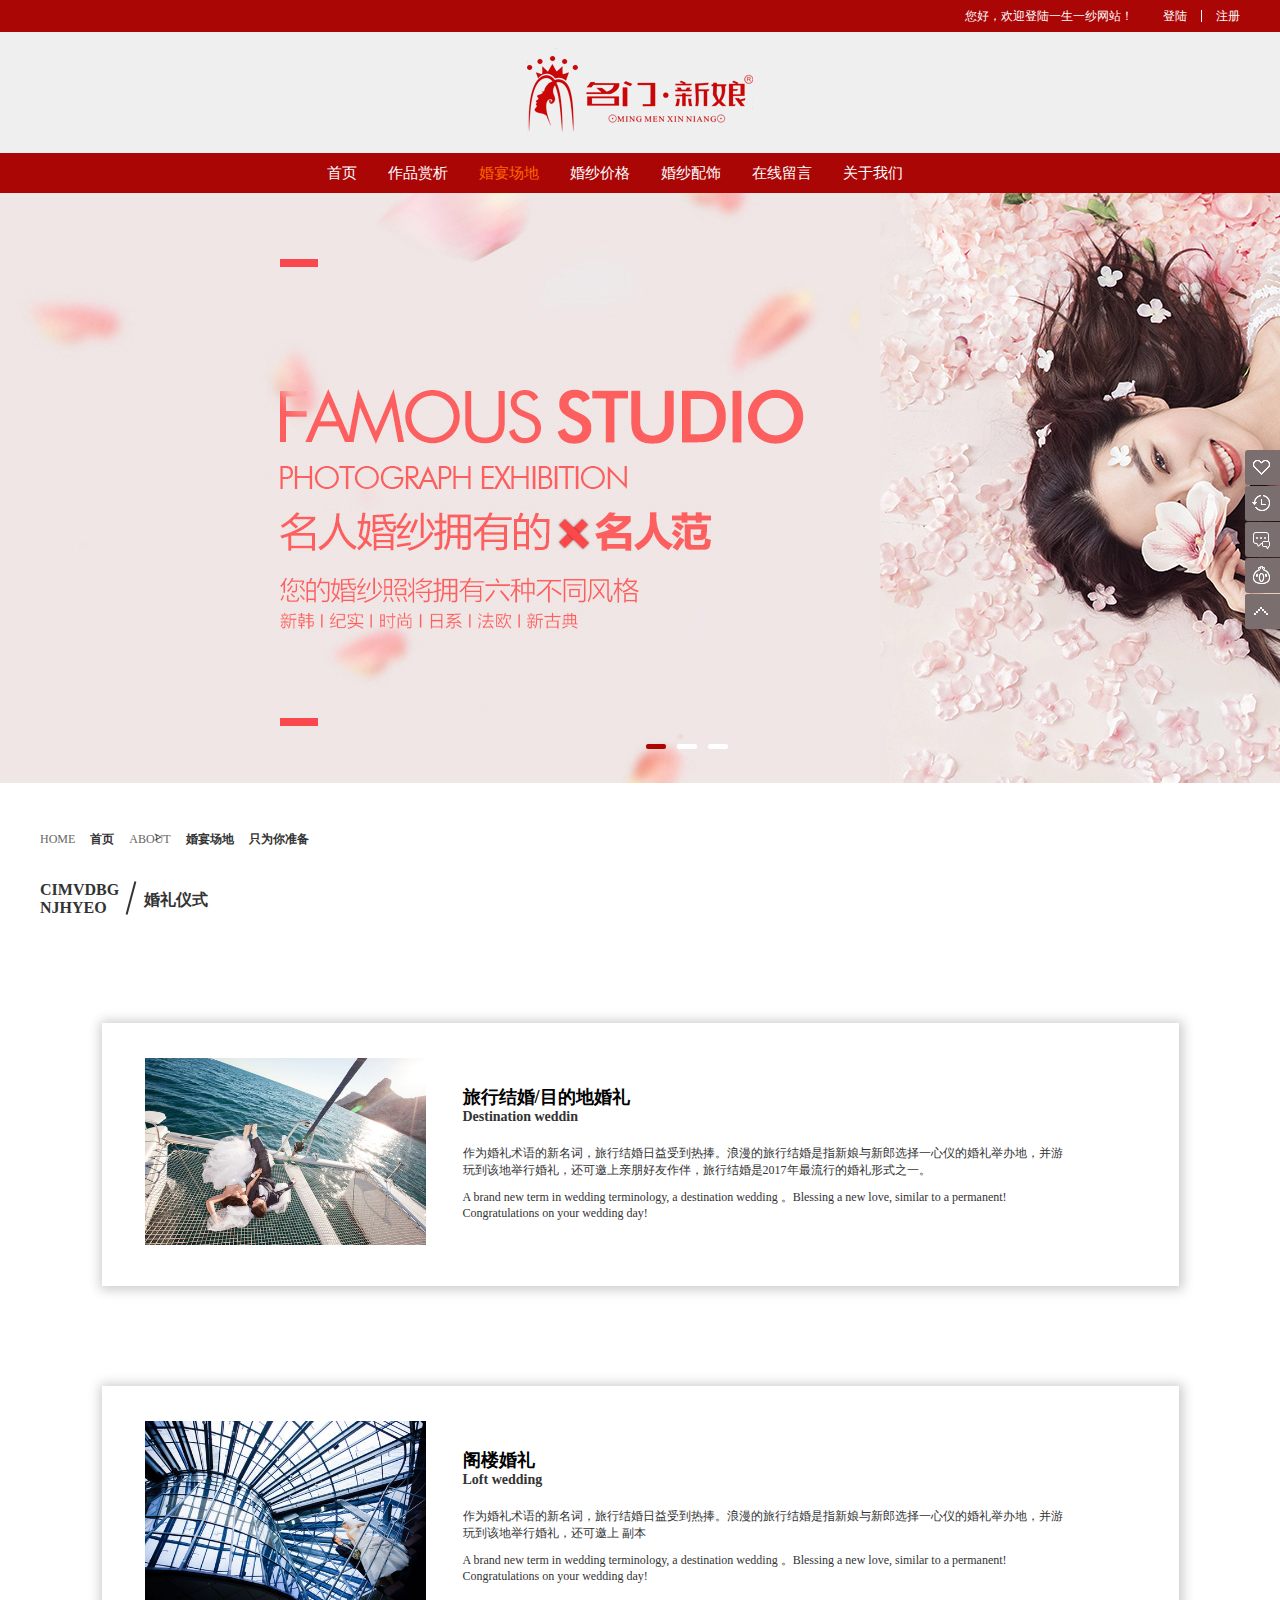
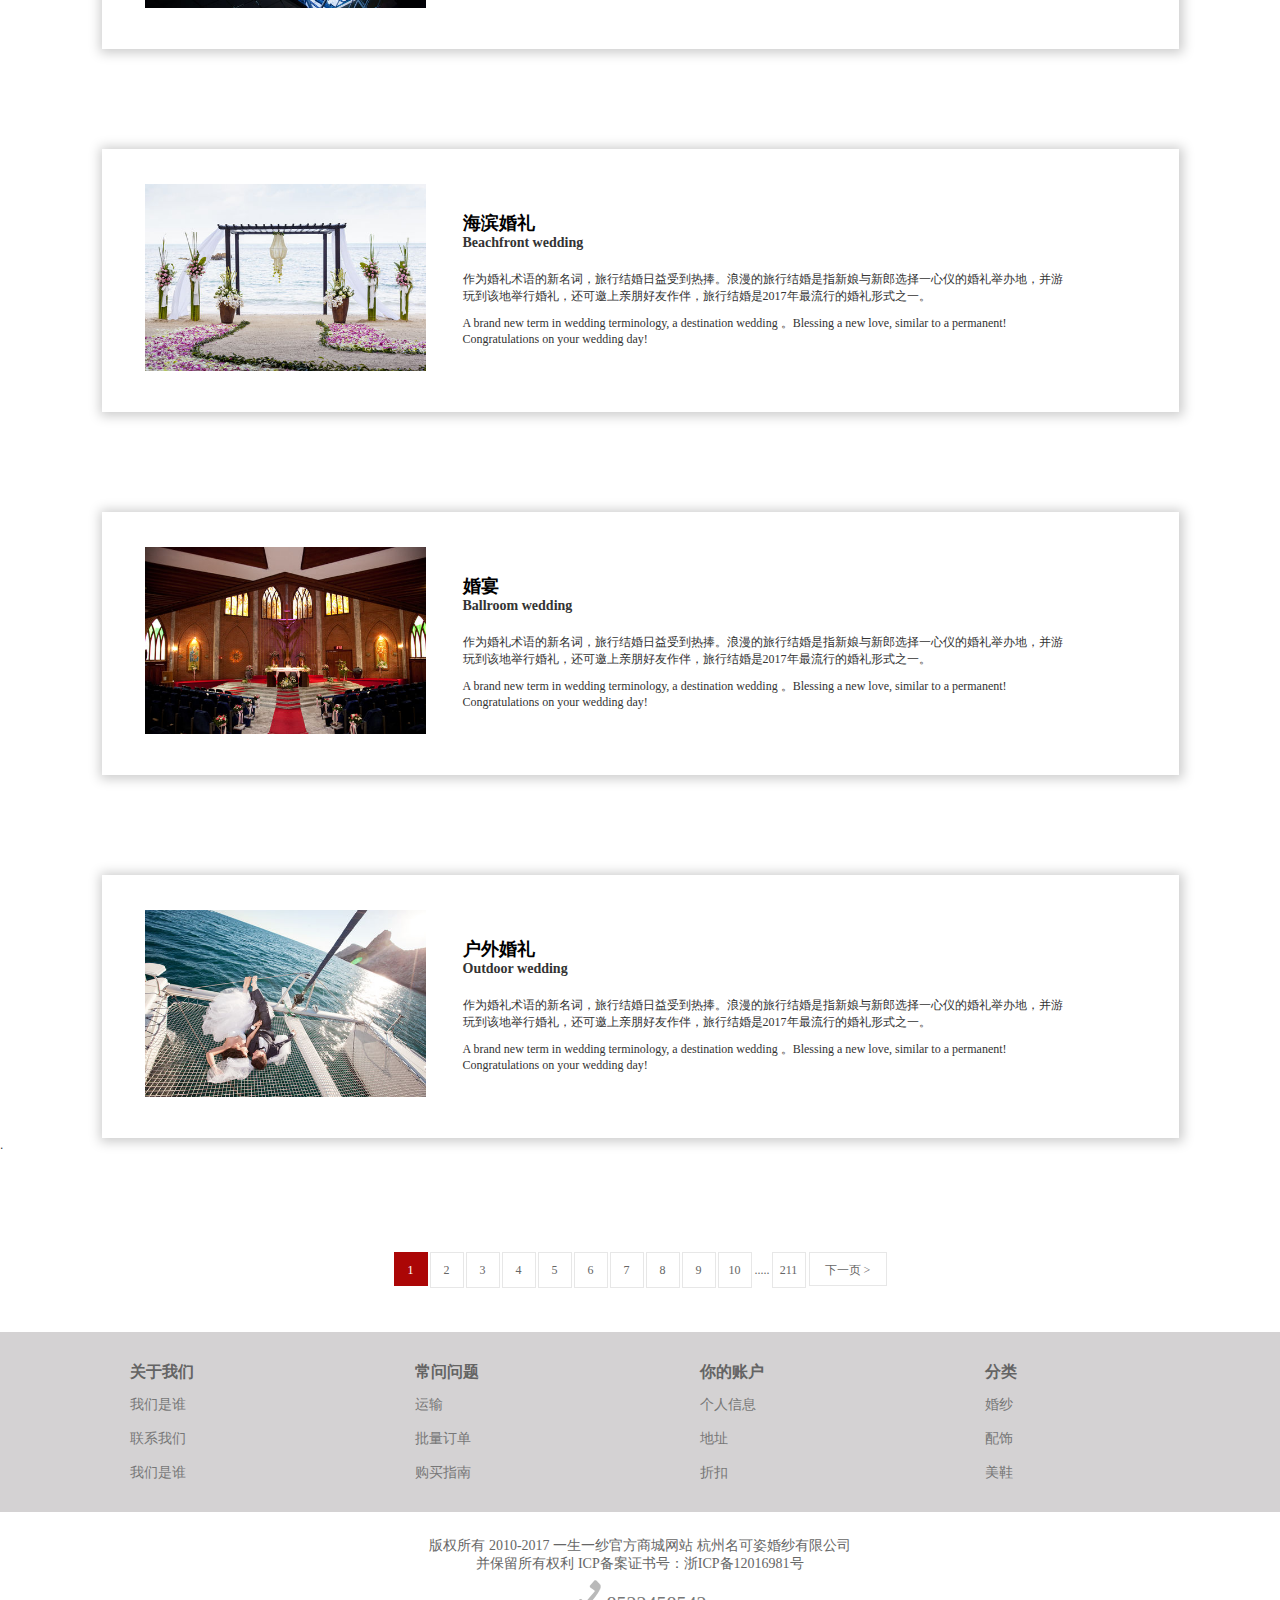
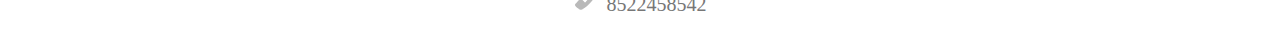
<file: pinsheng/hunshua/changdi.html>
<!doctype html>
<html lang="en">
<head>
	<meta charset="UTF-8">
	<title>婚宴仪式</title>
    <link rel="stylesheet" href="css/changdi.css">
    <link rel="stylesheet" href="css/bass.css">
</head>
<script src="js/changdi.js"></script>
<script src="js/function.js"></script>
<script src="js/animate.js"></script>
<body>
<!-- 顶部 -->
<header>
	<div class="neikuan">
		<div class="hdtop">
			<div class="welcom">您好，欢迎登陆一生一纱网站！</div>
			<div class="dlbox">
				<a href="" class="den">登陆</a>
				<span class="x"></span>
				<a href="" class="zc">注册</a>
			</div>
		</div>
	</div>
</header>
<!-- logo -->
<div class="logobox clear">
	<div class="neikuan">
		<div class="logo">
			<a href="">
				<img src="img/top_logo.png" alt="">
			</a>
		</div>
	</div>
</div>
<!-- 目录 -->
<div class="mulubox">
	<div class="neikuan">
		<div class="mulu">
			<div class="mm">
				<a href="index.html" class="sy">首页</a>
				<a href="zuoping.html" class="qita">作品赏析</a>
				<a href="" class="qita" style="color: #f60;">婚宴场地</a>
				<a href="price.html" class="qita">婚纱价格</a>
				<a href="" class="qita">婚纱配饰</a>
				<a href="" class="qita">在线留言</a>
				<a href="us.html" class="qita">关于我们</a>
			</div>
		</div>
	</div>
</div>
<!-- banner -->
<div class="bannerbox clear">
	<div class="banner">
		<img src="img/banner6.jpg" alt="" class="baimg" style="z-index:1;">
		<img src="img/banner9.jpg" alt="" class="baimg">
		<img src="img/banner7.jpg" alt="" class="baimg">
	</div>
	<div class="lud">
		<div class="dian"></div>
		<div class="dian"></div>
		<div class="dian"></div>
	</div>
</div>	
<!-- 标题 1-->
<div class="box"></div>
<div class="tatlebox">
	<div class="neikuan">
		<div class="tatle">
			<a href="">HOME</a>
			<a href=""  style="color: #333;font-weight: 700;">首页</a>
			<span class="dayu">></span>
			<a href="">ABOUT</a>
			<a href=""   style="color: #333;font-weight: 700;">婚宴场地</a>
			<a href=""   style="color: #333;font-weight: 700;">只为你准备</a>
		</div>
	</div>
</div>
<!-- 标题 2-->
<!-- <div class="tatel2">
	<div class="neikuan">
		<div class="ta2">
			<a href="">WEDDING VENUE</a>
			<a href="" style="color:#666;">wedding is dream</a>
		</div>
	</div>
</div> -->
<!-- 标题 3-->
<!-- <div class="tatel3">
	<div class="neikuan">
		<div class="ta3">
			<a href="">wedding is dream</a>
		</div>
	</div>
</div> -->
<!-- 标题 4-->
<div class="tatel4">
	<div class="neikuan">
		<div class="ta4">
			<a href="">
				CIMVDBG<br>NJHYEO
			</a>
			<span class="xian"></span>
			<a href="" class="yishi">
				婚礼仪式
			</a>
		</div>
	</div>
</div>
<!-- 内容 -->
<div class="neirong">
	<div class="neikuan">
		<div class="nr">
			<div class="nr_first">
				<div class="nr_left">
					<div class="nr_left_img">
						<img src="img/c1.jpg" alt="">
					</div>
					<div class="zhezhao zhao"></div>
					<div class="zhezhe zhao">
						<em>
							收藏
							<i class="iconfont xin">&#xe789;</i>
						</em>
					</div>
				</div>
				<div class="nr_right">
					<h2>旅行结婚/目的地婚礼</h2>
					<h1>Destination weddin</h1>
					<a href="">
						作为婚礼术语的新名词，旅行结婚日益受到热捧。浪漫的旅行结婚是指新娘与新郎选择一心仪的婚礼举办地，并游玩到该地举行婚礼，还可邀上亲朋好友作伴，旅行结婚是2017年最流行的婚礼形式之一。
					</a>
					<a href="" style="margin-top:10px;">
						A brand new term in wedding terminology, a destination wedding 。Blessing a new love, similar to a permanent! Congratulations on your wedding day!
					</a>
				</div>
			</div>
		</div>
		<div class="nr">
			<div class="nr_first">
				<div class="nr_left">
					<div class="nr_left_img">
						<img src="img/c2.jpg" alt="">
					</div>
					<div class="zhezhao zhao"></div>
					<div class="zhezhe zhao">
						<em>
							收藏
							<i class="iconfont xin">&#xe789;</i>
						</em>
					</div>
				</div>
				<div class="nr_right">
					<h2>阁楼婚礼 </h2>
					<h1>Loft wedding </h1>
					<a href="">
						作为婚礼术语的新名词，旅行结婚日益受到热捧。浪漫的旅行结婚是指新娘与新郎选择一心仪的婚礼举办地，并游玩到该地举行婚礼，还可邀上 副本
					</a>
					<a href="" style="margin-top:10px;">
						A brand new term in wedding terminology, a destination wedding 。Blessing a new love, similar to a permanent! Congratulations on your wedding day!
					</a>
				</div>
			</div>
		</div>
		<div class="nr">
			<div class="nr_first">
				<div class="nr_left">
					<div class="nr_left_img">
						<img src="img/c3.jpg" alt="">
					</div>
					<div class="zhezhao zhao"></div>
					<div class="zhezhe zhao">
						<em>
							收藏
							<i class="iconfont xin">&#xe789;</i>
						</em>
					</div>
				</div>
				<div class="nr_right">
					<h2>海滨婚礼</h2>
					<h1>Beachfront wedding</h1>
					<a href="">
						作为婚礼术语的新名词，旅行结婚日益受到热捧。浪漫的旅行结婚是指新娘与新郎选择一心仪的婚礼举办地，并游玩到该地举行婚礼，还可邀上亲朋好友作伴，旅行结婚是2017年最流行的婚礼形式之一。
					</a>
					<a href="" style="margin-top:10px;">
						A brand new term in wedding terminology, a destination wedding 。Blessing a new love, similar to a permanent! Congratulations on your wedding day!
					</a>
				</div>
			</div>
		</div>
		<div class="nr">
			<div class="nr_first">
				<div class="nr_left">
					<div class="nr_left_img">
						<img src="img/c4.jpg" alt="">
					</div>
					<div class="zhezhao zhao"></div>
					<div class="zhezhe zhao">
						<em>
							收藏
							<i class="iconfont xin">&#xe789;</i>
						</em>
					</div>
				</div>
				<div class="nr_right">
					<h2>婚宴</h2>
					<h1>Ballroom wedding</h1>
					<a href="">
						作为婚礼术语的新名词，旅行结婚日益受到热捧。浪漫的旅行结婚是指新娘与新郎选择一心仪的婚礼举办地，并游玩到该地举行婚礼，还可邀上亲朋好友作伴，旅行结婚是2017年最流行的婚礼形式之一。
					</a>
					<a href="" style="margin-top:10px;">
						A brand new term in wedding terminology, a destination wedding 。Blessing a new love, similar to a permanent! Congratulations on your wedding day!
					</a>
				</div>
			</div>
		</div>
		<div class="nr">
			<div class="nr_first">
				<div class="nr_left">
					<div class="nr_left_img">
						<img src="img/c1.jpg" alt="">
					</div>
					<div class="zhezhao zhao"></div>
				<div class="zhezhe zhao">
						<em>
							收藏
							<i class="iconfont xin">&#xe789;</i>
						</em>
					</div>
				</div>
				<div class="nr_right">
					<h2>户外婚礼 </h2>
					<h1>Outdoor wedding </h1>
					<a href="">
						作为婚礼术语的新名词，旅行结婚日益受到热捧。浪漫的旅行结婚是指新娘与新郎选择一心仪的婚礼举办地，并游玩到该地举行婚礼，还可邀上亲朋好友作伴，旅行结婚是2017年最流行的婚礼形式之一。
					</a>
					<a href="" style="margin-top:10px;">
						A brand new term in wedding terminology, a destination wedding 。Blessing a new love, similar to a permanent! Congratulations on your wedding day!
					</a>
				</div>
			</div>
		</div>		
	</div>
</div>.
<!-- 下一页 -->
<div class="fan">
	<div class="neiduan">
		<ul>
			<li>
				<a href="" class="current">1</a>
				<a href="" class="no">2</a>
				<a href="" class="no">3</a>
				<a href="" class="no">4</a>
				<a href="" class="no">5</a>
				<a href="" class="no">6</a>
				<a href="" class="no">7</a>
				<a href="" class="no">8</a>
				<a href="" class="no">9</a>
				<a href="" class="no">10</a>
				<span class="sl">.....</span> 
			    <a href="" class="more">211</a>
			</li>
		</ul>
		<div class="prev">
			<a href="" class="xyy">下一页 ></a>
		</div>
	</div>
</div>
<!-- 底部 -->
<footer>
	<div class="neikuan">
		<div class="dibu">
			<div class="du">
				<h4>关于我们</h4>
				<ul class="di">
					<li>
						<a href="">我们是谁</a>
					</li>
					<li>
						<a href="">联系我们</a>
					</li>
					<li>
						<a href="">我们是谁</a>
					</li>
				</ul>
			</div>
			<div class="du">
				<h4>常问问题</h4>
				<ul class="di">
					<li>
						<a href="">运输</a>
					</li>
					<li>
						<a href="">批量订单</a>
					</li>
					<li>
						<a href="">购买指南</a>
					</li>
				</ul>
			</div>
			<div class="du">
				<h4>你的账户</h4>
				<ul class="di">
					<li>
						<a href="">个人信息</a>
					</li>
					<li>
						<a href="">地址</a>
					</li>
					<li>
						<a href="">折扣</a>
					</li>
				</ul>
			</div>
			<div class="du">
				<h4>分类</h4>
				<ul class="di">
					<li>
						<a href="">婚纱</a>
					</li>
					<li>
						<a href="">配饰</a>
					</li>
					<li>
						<a href="">美鞋</a>
					</li>
				</ul>
			</div>
		</div>
	</div>
</footer>
<!-- 底部二 -->
<div class="dbtwo">
	<div class="neikuan">
		<div class="db">
			<div class="dd">
				<p class="dz">
					 版权所有 2010-2017 一生一纱官方商城网站 杭州名可姿婚纱有限公司<br>
					  并保留所有权利 ICP备案证书号：浙ICP备12016981号 
				</p>
			</div>
			<p class="bb">
				<img src="img/400.png" alt="">	
				8522458542
			</p>
		</div>
	</div>
</div>
<!-- 窗口 -->
	<div class="chuangchuangbox">
		<div class="chuangchuang">
			<div class="chuangfirst_tu chuangfirst_tu3"></div>
			<em class="tab_tatle">我的关注</em>
		</div>
		<div class="chuangchuang">
			<div class="chuangfirst_tu  chuangfirst_tu4"></div>
			<em class="tab_tatle">我的足迹</em>
		</div>
		<div class="chuangchuang">
			<div class="chuangfirst_tu  chuangfirst_tu5"></div>
			<em class="tab_tatle">我的消息</em>
		</div>
		<div class="chuangchuang">
			<div class="chuangfirst_tu  chuangfirst_tu6"></div>
			<em class="tab_tatle">咨询JIML</em>
		</div>
		<div class="chuangchuang_footer2">
			<div class="chuangfooter1">
				<div class="chuangfooter1_tu"></div>
				<em class="tab_tatle">顶部</em>
			</div>
		</div>
	</div>

<script>
//返回顶部
	const body= $("body")[0];
	const fanhuiy=$(".chuangchuang_footer2")[0];
		fanhuiy.onclick=function(){
			animate(body,{scrollTop:0},500);
		}
//banner
	toumingdu(".baimg",".banner",".dian",[],1,"#AB0606",2000,0,"#fff",".bannerbox")
</script>
</body>

</html>
</file>
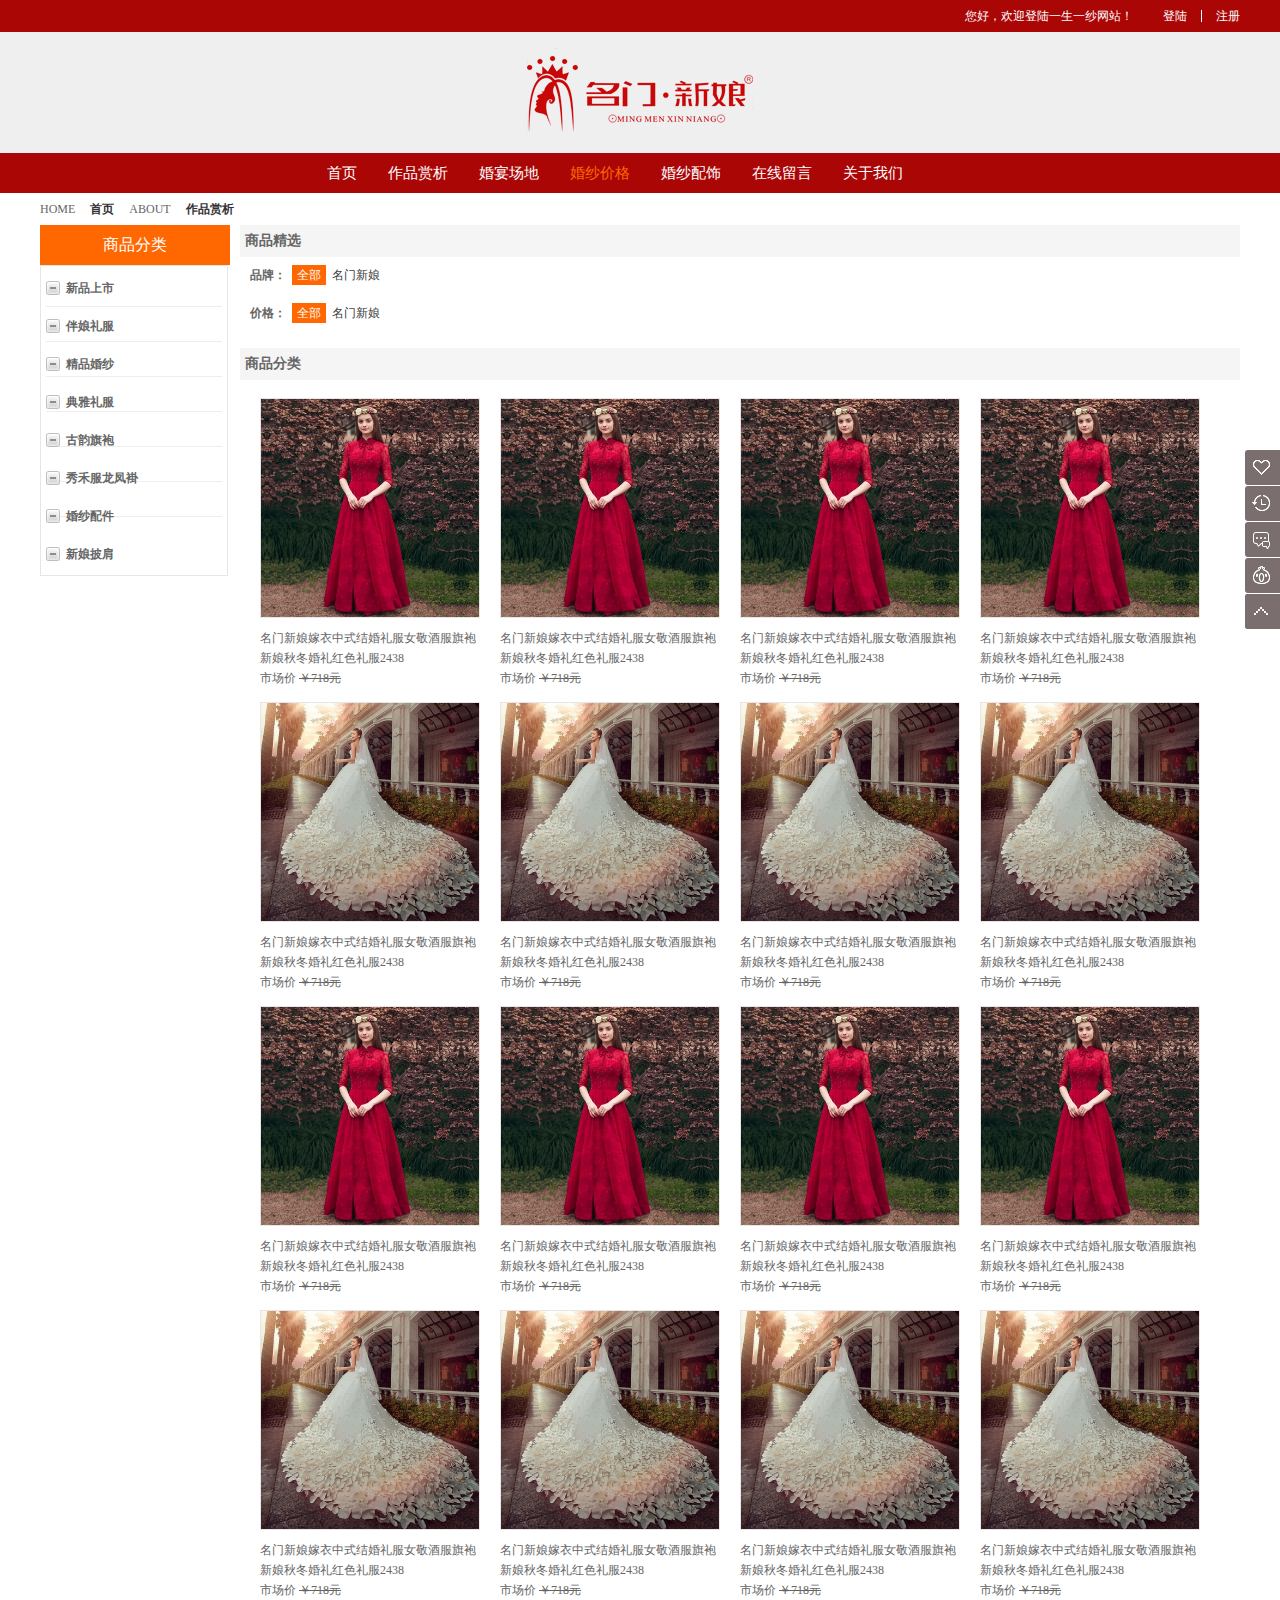
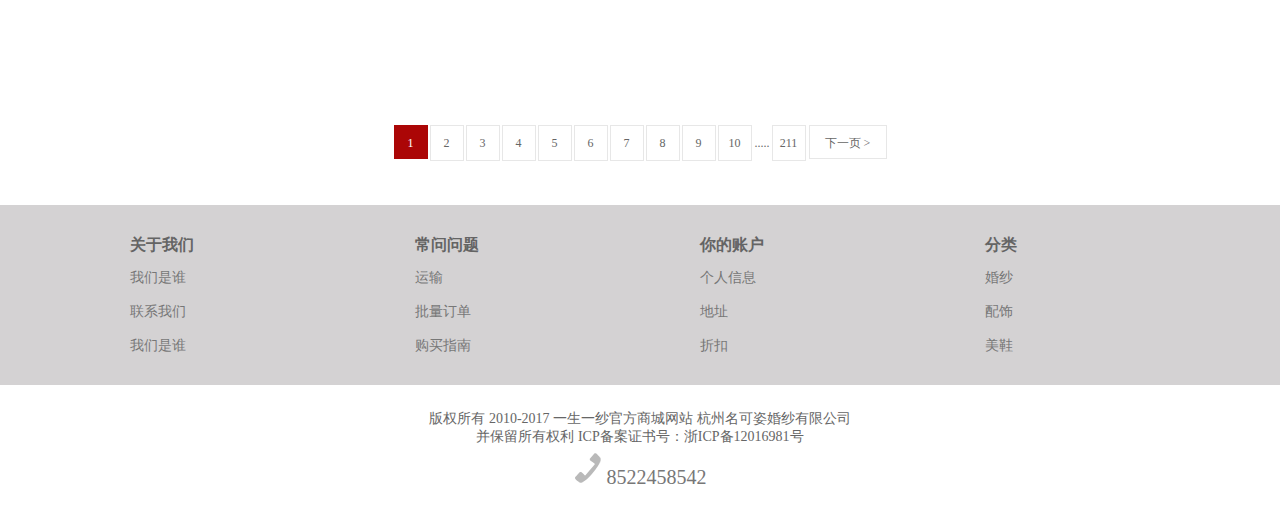
<file: pinsheng/hunshua/price.html>
<!doctype html>
<html lang="en">
<head>
	<meta charset="UTF-8">
	<title>婚纱价格</title>
	    <link rel="stylesheet" href="css/price.css">
    <link rel="stylesheet" href="css/bass.css">
</head>
<script src="js/function.js"></script>
<script src="js/animate.js"></script>
<body>
<!-- 顶部 -->
<header>
	<div class="neikuan">
		<div class="hdtop">
			<div class="welcom">您好，欢迎登陆一生一纱网站！</div>
			<div class="dlbox">
				<a href="" class="den">登陆</a>
				<span class="x"></span>
				<a href="" class="zc">注册</a>
			</div>
		</div>
	</div>
</header>
<!-- logo -->
<div class="logobox clear">
	<div class="neikuan">
		<div class="logo">
			<a href="">
				<img src="img/top_logo.png" alt="">
			</a>
		</div>
	</div>
</div>
<!-- 目录 -->
<div class="mulubox">
	<div class="neikuan">
		<div class="mulu">
			<div class="mm">
				<a href="index.html" class="sy">首页</a>
				<a href="zuoping.html" class="qita">作品赏析</a>
				<a href="changdi.html" class="qita" >婚宴场地</a>
				<a href="" class="qita"  style="color: #f60;">婚纱价格</a>
				<a href="" class="qita">婚纱配饰</a>
				<a href="" class="qita">在线留言</a>
				<a href="us.html" class="qita">关于我们</a>
			</div>
		</div>
	</div>
</div>	
<!-- 标题 1-->
<div class="box"></div>
<div class="tatlebox">
	<div class="neikuan">
		<div class="tatle">
			<a href="">HOME</a>
			<a href=""  style="color: #333;font-weight: 700;">首页</a>
			<span class="dayu">></span>
			<a href="">ABOUT</a>
			<a href=""   style="color: #333;font-weight: 700;">作品赏析</a>
		</div>
	</div>
</div>	
<!-- 内容 -->
<div class="blockbox">
	<div class="neikuan">
		<div class="block">
			<div class="fenlei">
				<div class="category">
					<div class="tit">商品分类</div>
					<div class="clearfix">
						<div class="cate">
							<h1 class="ta1">
								<span class="jian">
									<img src="img/btn_unfold.gif" alt="">
								</span>
								<a href="" class="shi">新品上市</a>
							</h1>
							<h1 class="ta2 clear">
								<span class="jian">
									<img src="img/btn_unfold.gif" alt="">
								</span>
								<a href="" class="shi">伴娘礼服</a>
							</h1>
							<h1 class="ta2 clear">
								<span class="jian">
									<img src="img/btn_unfold.gif" alt="">
								</span>
								<a href="" class="shi">精品婚纱</a>
							</h1>
							<h1 class="ta2 clear">
								<span class="jian">
									<img src="img/btn_unfold.gif" alt="">
								</span>
								<a href="" class="shi">典雅礼服</a>
							</h1>
							<h1 class="ta2 clear">
								<span class="jian">
									<img src="img/btn_unfold.gif" alt="">
								</span>
								<a href="" class="shi">古韵旗袍</a>
							</h1>
							<h1 class="ta2 clear">
								<span class="jian">
									<img src="img/btn_unfold.gif" alt="">
								</span>
								<a href="" class="shi">秀禾服龙凤褂</a>
							</h1>
							<h1 class="ta2 clear">
								<span class="jian">
									<img src="img/btn_unfold.gif" alt="">
								</span>
								<a href="" class="shi">婚纱配件</a>
							</h1>
							<h1 class="ta2 clear">
								<span class="jian">
									<img src="img/btn_unfold.gif" alt="">
								</span>
								<a href="" class="shi">新娘披肩</a>
							</h1>
						</div>
					</div>
				</div>
			</div>
			<div class="juti">
				<div class="box">
					<div class="box_1">
						<h3>
							<span>商品精选</span>
						</h3>
					</div>
					<div class="screebox">
						<strong>品牌：</strong>
						<span>全部</span>
						<a href="">名门新娘</a>
					</div>
					<div class="screebox">
						<strong>价格：</strong>
						<span>全部</span>
						<a href="">名门新娘</a>
					</div>
				</div>
				<div class="blank"></div>
				<div class="box2 clear">
					<div class="box_1">
						<h3>
							<span>商品分类</span>
						</h3>
						<div class="dabox">
							<div class="good">
								<a href="">
									<img src="img/n1.jpg" alt="">
								</a><br>
								<p>
									<a href="" class="pp">
										名门新娘嫁衣中式结婚礼服女敬酒服旗袍新娘秋冬婚礼红色礼服2438
									</a> <br>
									<a href="" class="jia">市场价</a>
									<font class="price">￥718元</font>
								</p>
							</div>
							<div class="good">
								<a href="">
									<img src="img/n1.jpg" alt="">
								</a><br>
								<p>
									<a href="" class="pp">
										名门新娘嫁衣中式结婚礼服女敬酒服旗袍新娘秋冬婚礼红色礼服2438
									</a> <br>
									<a href="" class="jia">市场价</a>
									<font class="price">￥718元</font>
								</p>
							</div>
							<div class="good">
								<a href="">
									<img src="img/n1.jpg" alt="">
								</a><br>
								<p>
									<a href="" class="pp">
										名门新娘嫁衣中式结婚礼服女敬酒服旗袍新娘秋冬婚礼红色礼服2438
									</a> <br>
									<a href="" class="jia">市场价</a>
									<font class="price">￥718元</font>
								</p>
							</div>
							<div class="good">
								<a href="">
									<img src="img/n1.jpg" alt="">
								</a><br>
								<p>
									<a href="" class="pp">
										名门新娘嫁衣中式结婚礼服女敬酒服旗袍新娘秋冬婚礼红色礼服2438
									</a> <br>
									<a href="" class="jia">市场价</a>
									<font class="price">￥718元</font>
								</p>
							</div>
							<div class="good">
								<a href="">
									<img src="img/n2.jpg" alt="">
								</a><br>
								<p>
									<a href="" class="pp">
										名门新娘嫁衣中式结婚礼服女敬酒服旗袍新娘秋冬婚礼红色礼服2438
									</a> <br>
									<a href="" class="jia">市场价</a>
									<font class="price">￥718元</font>
								</p>
							</div>
							<div class="good">
								<a href="">
									<img src="img/n2.jpg" alt="">
								</a><br>
								<p>
									<a href="" class="pp">
										名门新娘嫁衣中式结婚礼服女敬酒服旗袍新娘秋冬婚礼红色礼服2438
									</a> <br>
									<a href="" class="jia">市场价</a>
									<font class="price">￥718元</font>
								</p>
							</div>
							<div class="good">
								<a href="">
									<img src="img/n2.jpg" alt="">
								</a><br>
								<p>
									<a href="" class="pp">
										名门新娘嫁衣中式结婚礼服女敬酒服旗袍新娘秋冬婚礼红色礼服2438
									</a> <br>
									<a href="" class="jia">市场价</a>
									<font class="price">￥718元</font>
								</p>
							</div>
							<div class="good">
								<a href="">
									<img src="img/n2.jpg" alt="">
								</a><br>
								<p>
									<a href="" class="pp">
										名门新娘嫁衣中式结婚礼服女敬酒服旗袍新娘秋冬婚礼红色礼服2438
									</a> <br>
									<a href="" class="jia">市场价</a>
									<font class="price">￥718元</font>
								</p>
							</div>
							<div class="good">
								<a href="">
									<img src="img/n1.jpg" alt="">
								</a><br>
								<p>
									<a href="" class="pp">
										名门新娘嫁衣中式结婚礼服女敬酒服旗袍新娘秋冬婚礼红色礼服2438
									</a> <br>
									<a href="" class="jia">市场价</a>
									<font class="price">￥718元</font>
								</p>
							</div>
							<div class="good">
								<a href="">
									<img src="img/n1.jpg" alt="">
								</a><br>
								<p>
									<a href="" class="pp">
										名门新娘嫁衣中式结婚礼服女敬酒服旗袍新娘秋冬婚礼红色礼服2438
									</a> <br>
									<a href="" class="jia">市场价</a>
									<font class="price">￥718元</font>
								</p>
							</div>
							<div class="good">
								<a href="">
									<img src="img/n1.jpg" alt="">
								</a><br>
								<p>
									<a href="" class="pp">
										名门新娘嫁衣中式结婚礼服女敬酒服旗袍新娘秋冬婚礼红色礼服2438
									</a> <br>
									<a href="" class="jia">市场价</a>
									<font class="price">￥718元</font>
								</p>
							</div>
							<div class="good">
								<a href="">
									<img src="img/n1.jpg" alt="">
								</a><br>
								<p>
									<a href="" class="pp">
										名门新娘嫁衣中式结婚礼服女敬酒服旗袍新娘秋冬婚礼红色礼服2438
									</a> <br>
									<a href="" class="jia">市场价</a>
									<font class="price">￥718元</font>
								</p>
							</div>
							<div class="good">
								<a href="">
									<img src="img/n2.jpg" alt="">
								</a><br>
								<p>
									<a href="" class="pp">
										名门新娘嫁衣中式结婚礼服女敬酒服旗袍新娘秋冬婚礼红色礼服2438
									</a> <br>
									<a href="" class="jia">市场价</a>
									<font class="price">￥718元</font>
								</p>
							</div>
							<div class="good">
								<a href="">
									<img src="img/n2.jpg" alt="">
								</a><br>
								<p>
									<a href="" class="pp">
										名门新娘嫁衣中式结婚礼服女敬酒服旗袍新娘秋冬婚礼红色礼服2438
									</a> <br>
									<a href="" class="jia">市场价</a>
									<font class="price">￥718元</font>
								</p>
							</div>
							<div class="good">
								<a href="">
									<img src="img/n2.jpg" alt="">
								</a><br>
								<p>
									<a href="" class="pp">
										名门新娘嫁衣中式结婚礼服女敬酒服旗袍新娘秋冬婚礼红色礼服2438
									</a> <br>
									<a href="" class="jia">市场价</a>
									<font class="price">￥718元</font>
								</p>
							</div>
							<div class="good">
								<a href="">
									<img src="img/n2.jpg" alt="">
								</a><br>
								<p>
									<a href="" class="pp">
										名门新娘嫁衣中式结婚礼服女敬酒服旗袍新娘秋冬婚礼红色礼服2438
									</a> <br>
									<a href="" class="jia">市场价</a>
									<font class="price">￥718元</font>
								</p>
							</div>
						</div>
					</div>
				</div>
			</div>
		</div>
	</div>
</div>
<!-- 下一页 -->
<div class="fan">
	<div class="neiduan">
		<ul>
			<li>
				<a href="" class="current">1</a>
				<a href="" class="no">2</a>
				<a href="" class="no">3</a>
				<a href="" class="no">4</a>
				<a href="" class="no">5</a>
				<a href="" class="no">6</a>
				<a href="" class="no">7</a>
				<a href="" class="no">8</a>
				<a href="" class="no">9</a>
				<a href="" class="no">10</a>
				<span class="sl">.....</span> 
			    <a href="" class="more">211</a>
			</li>
		</ul>
		<div class="prev">
			<a href="" class="xyy">下一页 ></a>
		</div>
	</div>
</div>
<!-- 底部 -->
<footer>
	<div class="neikuan">
		<div class="dibu">
			<div class="du">
				<h4>关于我们</h4>
				<ul class="di">
					<li>
						<a href="">我们是谁</a>
					</li>
					<li>
						<a href="">联系我们</a>
					</li>
					<li>
						<a href="">我们是谁</a>
					</li>
				</ul>
			</div>
			<div class="du">
				<h4>常问问题</h4>
				<ul class="di">
					<li>
						<a href="">运输</a>
					</li>
					<li>
						<a href="">批量订单</a>
					</li>
					<li>
						<a href="">购买指南</a>
					</li>
				</ul>
			</div>
			<div class="du">
				<h4>你的账户</h4>
				<ul class="di">
					<li>
						<a href="">个人信息</a>
					</li>
					<li>
						<a href="">地址</a>
					</li>
					<li>
						<a href="">折扣</a>
					</li>
				</ul>
			</div>
			<div class="du">
				<h4>分类</h4>
				<ul class="di">
					<li>
						<a href="">婚纱</a>
					</li>
					<li>
						<a href="">配饰</a>
					</li>
					<li>
						<a href="">美鞋</a>
					</li>
				</ul>
			</div>
		</div>
	</div>
</footer>
<!-- 底部二 -->
<div class="dbtwo">
	<div class="neikuan">
		<div class="db">
			<div class="dd">
				<p class="dz">
					 版权所有 2010-2017 一生一纱官方商城网站 杭州名可姿婚纱有限公司<br>
					  并保留所有权利 ICP备案证书号：浙ICP备12016981号 
				</p>
			</div>
			<p class="bb">
				<img src="img/400.png" alt="">	
				8522458542
			</p>
		</div>
	</div>
</div>
<!-- 窗口 -->
<div class="chuangchuangbox">
	<div class="chuangchuang">
		<div class="chuangfirst_tu chuangfirst_tu3"></div>
		<em class="tab_tatle">我的关注</em>
	</div>
	<div class="chuangchuang">
		<div class="chuangfirst_tu  chuangfirst_tu4"></div>
		<em class="tab_tatle">我的足迹</em>
	</div>
	<div class="chuangchuang">
		<div class="chuangfirst_tu  chuangfirst_tu5"></div>
		<em class="tab_tatle">我的消息</em>
	</div>
	<div class="chuangchuang">
		<div class="chuangfirst_tu  chuangfirst_tu6"></div>
		<em class="tab_tatle">咨询JIML</em>
	</div>
	<div class="chuangchuang_footer2">
		<div class="chuangfooter1">
			<div class="chuangfooter1_tu"></div>
			<em class="tab_tatle">顶部</em>
		</div>
	</div>
</div>






</body>
</html>
</file>
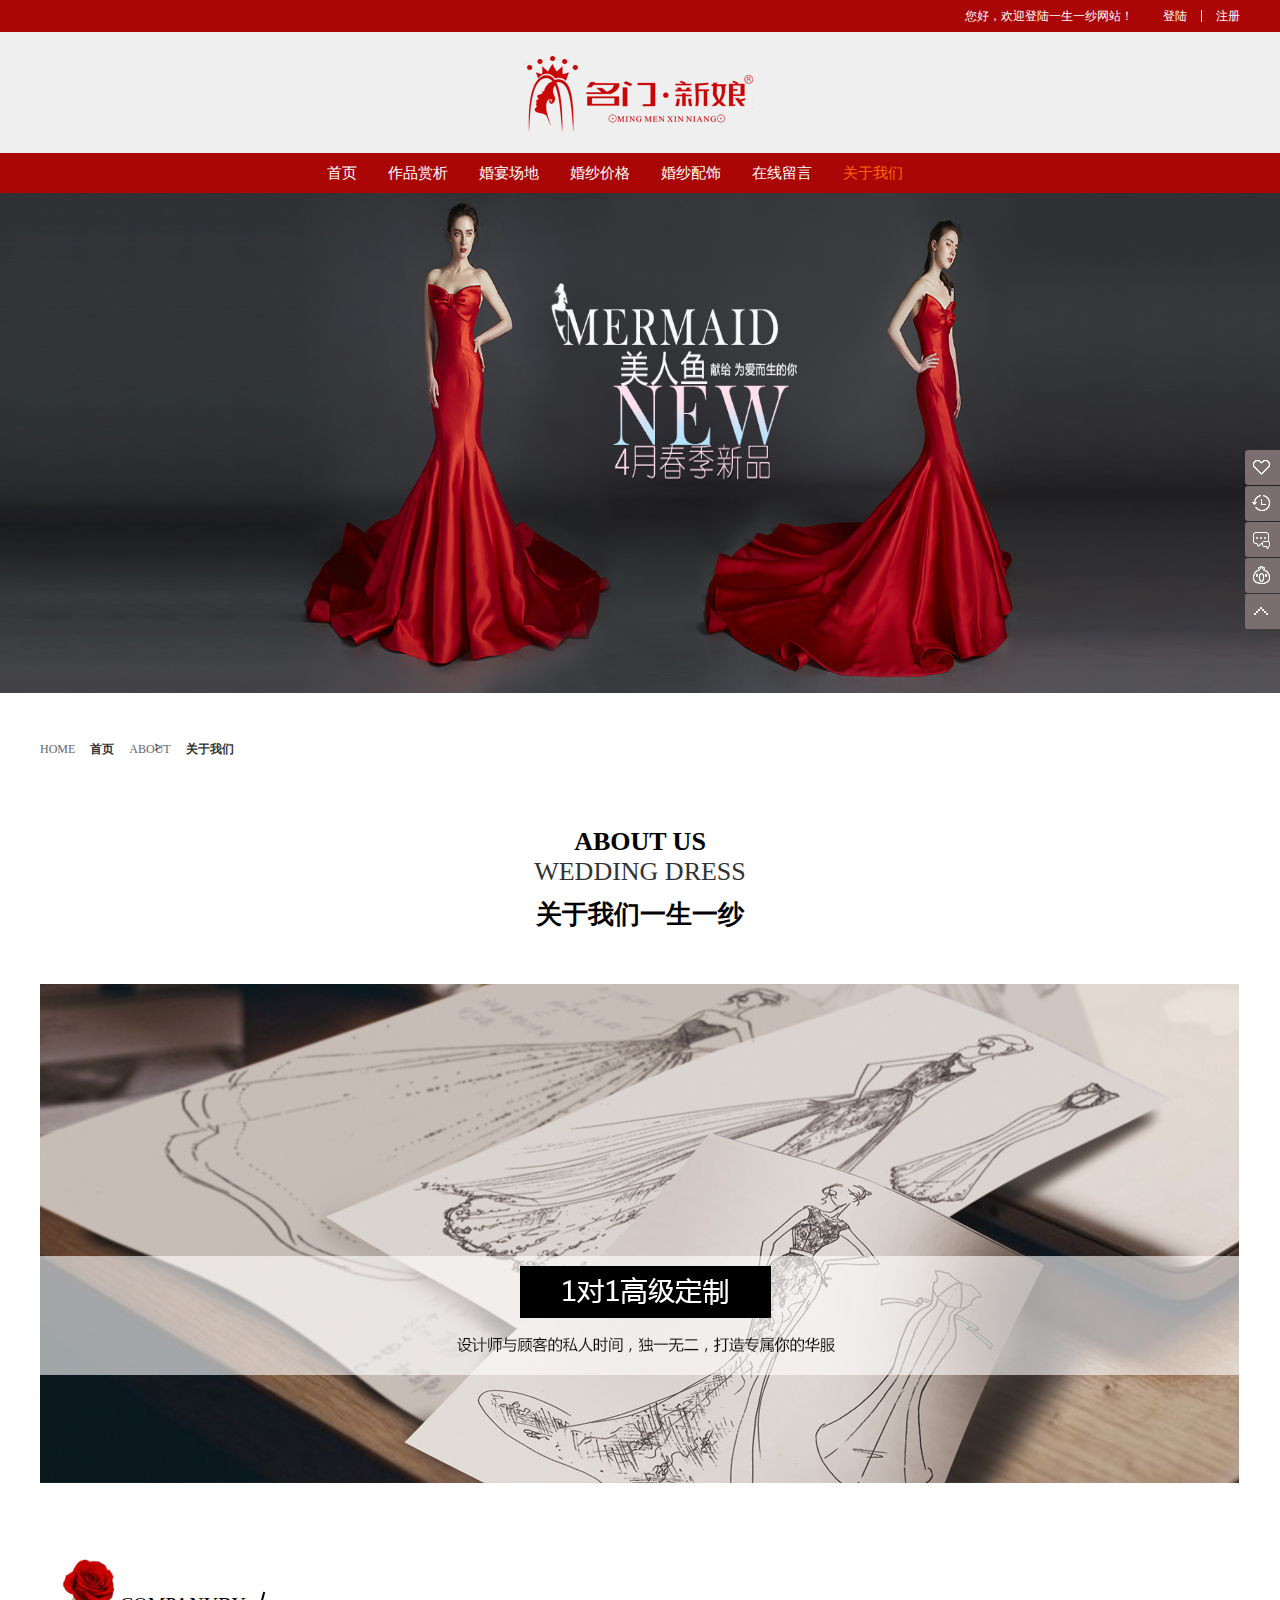
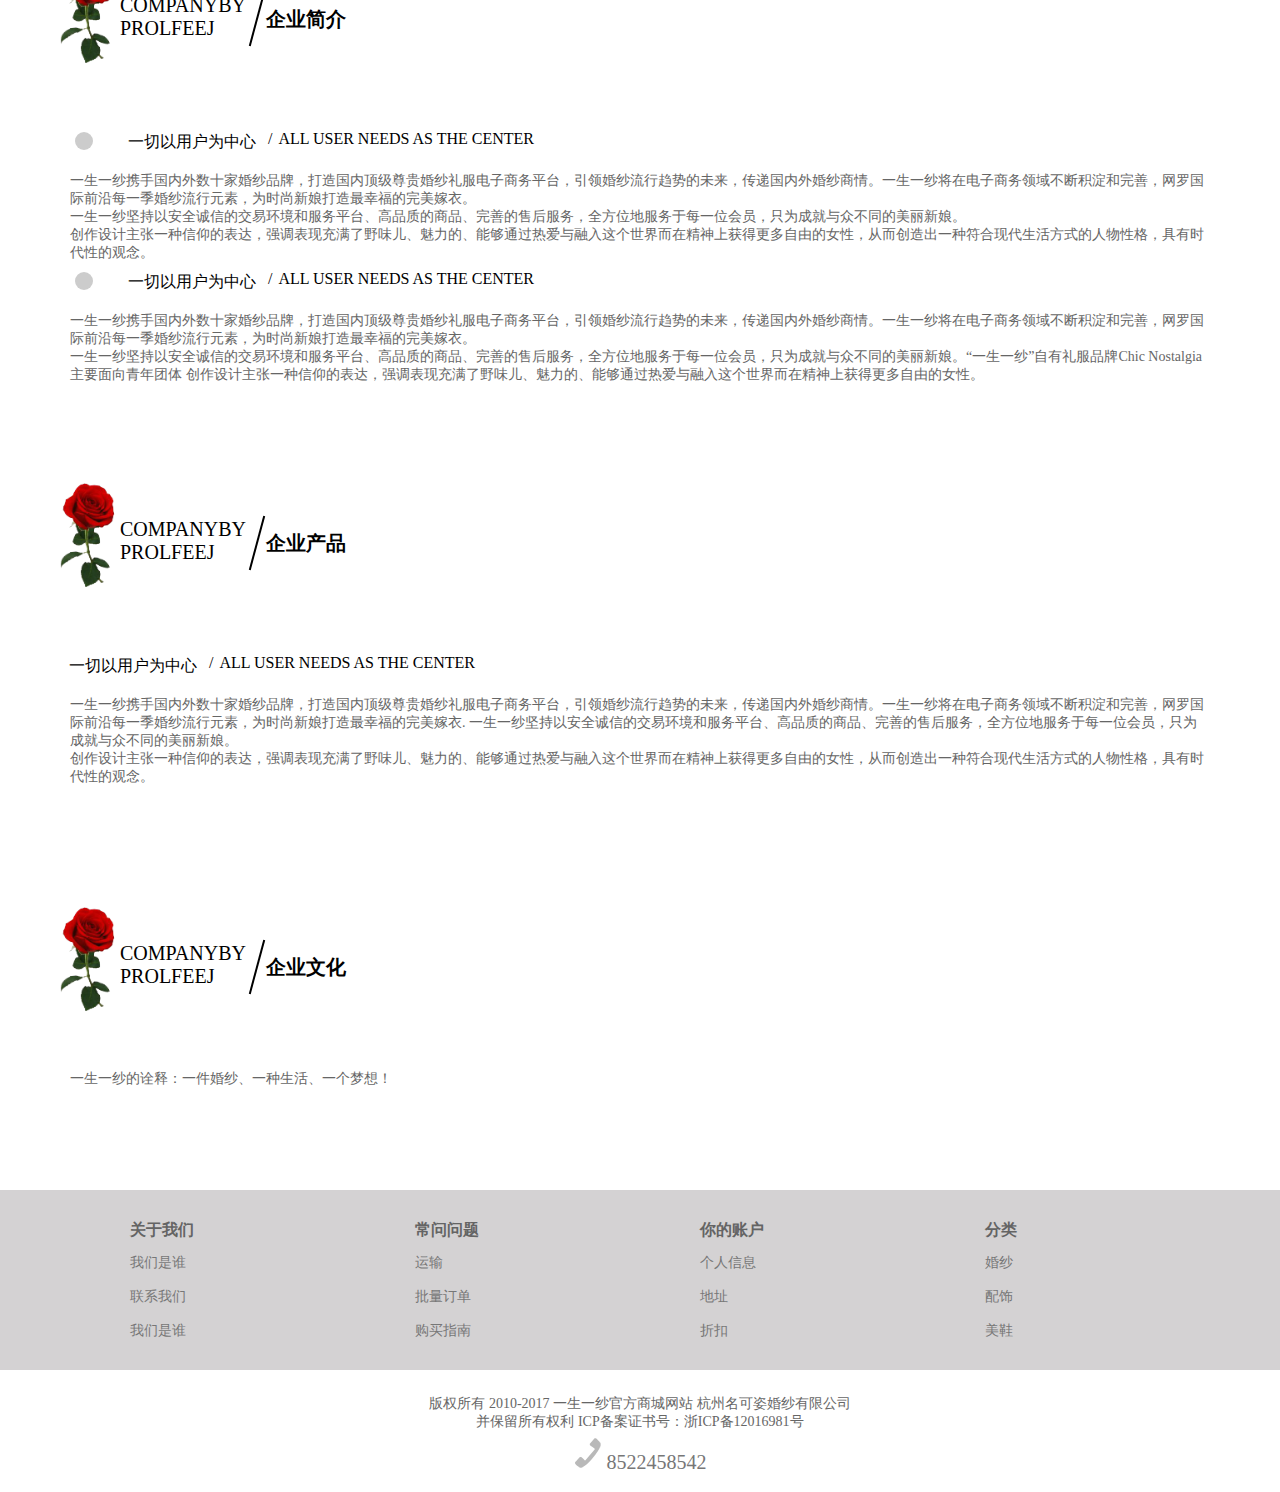
<file: pinsheng/hunshua/us.html>
<!doctype html>
<html lang="en">
<head>
	<meta charset="UTF-8">
	<title>关于我们</title>
	 <link rel="stylesheet" href="css/us.css">
    <link rel="stylesheet" href="css/bass.css">
</head>
<script src="js/changdi.js"></script>
<script src="js/function.js"></script>
<script src="js/animate.js"></script>
<body>
<!-- 顶部 -->
<header>
	<div class="neikuan">
		<div class="hdtop">
			<div class="welcom">您好，欢迎登陆一生一纱网站！</div>
			<div class="dlbox">
				<a href="" class="den">登陆</a>
				<span class="x"></span>
				<a href="" class="zc">注册</a>
			</div>
		</div>
	</div>
</header>
<!-- logo -->
<div class="logobox clear">
	<div class="neikuan">
		<div class="logo">
			<a href="">
				<img src="img/top_logo.png" alt="">
			</a>
		</div>
	</div>
</div>
<!-- 目录 -->
<div class="mulubox">
	<div class="neikuan">
		<div class="mulu">
			<div class="mm">
				<a href="index.html" class="sy">首页</a>
				<a href="zuoping.html" class="qita">作品赏析</a>
				<a href="changdi.html" class="qita">婚宴场地</a>
				<a href="price.html" class="qita">婚纱价格</a>
				<a href="" class="qita">婚纱配饰</a>
				<a href="" class="qita">在线留言</a>
				<a href="" class="qita" style="color: #f60;">关于我们</a>
			</div>
		</div>
	</div>
</div>
<!-- banner -->
<div class="bannerbox clear">
	<div class="banner">
		<img src="img/banner 2.jpg" alt="">
	</div>
</div>
<!-- 标题 1-->
<div class="box"></div>
<div class="tatlebox">
	<div class="neikuan">
		<div class="tatle">
			<a href="">HOME</a>
			<a href=""  style="color: #333;font-weight: 700;">首页</a>
			<span class="dayu">></span>
			<a href="">ABOUT</a>
			<a href=""   style="color: #333;font-weight: 700;">关于我们</a>
		</div>
	</div>
</div>
<!-- 标题 2-->
<div class="tatle2">
	<div class="neikuan">
		<div class="ta2">
			<h2>ABOUT US</h2>
			<span class="wed">WEDDING DRESS</span>
			<h2>关于我们一生一纱</h2>
		</div>
	</div>
</div>
<!-- banner -->
<div class="x_banner">
	<div class="neikuan">
		<div class="xiao">
			<img src="img/banner12.jpg" alt="">

	</div>
</div>
<!-- 内容 -->
<div class="biaoti">
	<div class="neikuan">
		<div class="bt">
			<div class="hua">
				<img src="img/hua.png" alt="">
			</div>
			<div class="zi">
				<a href="" >
					COMPANYBY <br>
					PROLFEEJ
				</a>
			</div>
			<span class="xian"></span>
			<a href="" class="qy">企业简介</a>
		</div>
	</div>
</div>
<!-- 需求 -->
<div class="xuqiu">
	<div class="neikuan">
		<div class="xubox">
			<div class="xu_first">
				<div class="yi">
					<span class="yuan"></span>
				</div>
				<div class="er">
					<a href="" class="yiyi">一切以用户为中心</a>
				</div>
				<span class="xx">/</span>
				<h2 class="qie">ALL USER NEEDS AS THE CENTER</h2>
			</div>
			<div class="tt clear">
				<a href="">
					一生一纱携手国内外数十家婚纱品牌，打造国内顶级尊贵婚纱礼服电子商务平台，引领婚纱流行趋势的未来，传递国内外婚纱商情。一生一纱将在电子商务领域不断积淀和完善，网罗国际前沿每一季婚纱流行元素，为时尚新娘打造最幸福的完美嫁衣。  <br>
					一生一纱坚持以安全诚信的交易环境和服务平台、高品质的商品、完善的售后服务，全方位地服务于每一位会员，只为成就与众不同的美丽新娘。<br>
					创作设计主张一种信仰的表达，强调表现充满了野味儿、魅力的、能够通过热爱与融入这个世界而在精神上获得更多自由的女性，从而创造出一种符合现代生活方式的人物性格，具有时代性的观念。
				</a>
			</div>
			<div class="xu_first">
				<div class="yi">
					<span class="yuan"></span>
				</div>
				<div class="er">
					<a href="" class="yiyi">一切以用户为中心</a>
				</div>
				<span class="xx">/</span>
				<h2 class="qie">ALL USER NEEDS AS THE CENTER</h2>
			</div>
			<div class="tt clear">
				<a href="">
					一生一纱携手国内外数十家婚纱品牌，打造国内顶级尊贵婚纱礼服电子商务平台，引领婚纱流行趋势的未来，传递国内外婚纱商情。一生一纱将在电子商务领域不断积淀和完善，网罗国际前沿每一季婚纱流行元素，为时尚新娘打造最幸福的完美嫁衣。  <br>
					一生一纱坚持以安全诚信的交易环境和服务平台、高品质的商品、完善的售后服务，全方位地服务于每一位会员，只为成就与众不同的美丽新娘。“一生一纱”自有礼服品牌Chic Nostalgia主要面向青年团体
					创作设计主张一种信仰的表达，强调表现充满了野味儿、魅力的、能够通过热爱与融入这个世界而在精神上获得更多自由的女性。
				</a>
			</div>
		</div>
	</div>		
</div>
<!-- 内容 -->
<div class="biaoti" style="margin-top:42px;">
	<div class="neikuan">
		<div class="bt">
			<div class="hua">
				<img src="img/hua.png" alt="">
			</div>
			<div class="zi">
				<a href="" >
					COMPANYBY <br>
					PROLFEEJ
				</a>
			</div>
			<span class="xian"></span>
			<a href="" class="qy">企业产品</a>
		</div>
	</div>
</div>
<!-- 需求 -->
<div class="xuqiu">
	<div class="neikuan">
		<div class="xubox">
			<div class="xu_first" style="padding-left:29px;">
				<div class="er">
					<a href="" class="yiyi">一切以用户为中心</a>
				</div>
				<span class="xx">/</span>
				<h2 class="qie">ALL USER NEEDS AS THE CENTER</h2>
			</div>
			<div class="tt clear">
				<a href="">
					一生一纱携手国内外数十家婚纱品牌，打造国内顶级尊贵婚纱礼服电子商务平台，引领婚纱流行趋势的未来，传递国内外婚纱商情。一生一纱将在电子商务领域不断积淀和完善，网罗国际前沿每一季婚纱流行元素，为时尚新娘打造最幸福的完美嫁衣.
					一生一纱坚持以安全诚信的交易环境和服务平台、高品质的商品、完善的售后服务，全方位地服务于每一位会员，只为成就与众不同的美丽新娘。<br>
					创作设计主张一种信仰的表达，强调表现充满了野味儿、魅力的、能够通过热爱与融入这个世界而在精神上获得更多自由的女性，从而创造出一种符合现代生活方式的人物性格，具有时代性的观念。
				</a>
			</div>
		</div>
	</div>		
</div>
<!-- 内容 -->
<div class="biaoti" style="margin-top:-58px;">
	<div class="neikuan">
		<div class="bt">
			<div class="hua">
				<img src="img/hua.png" alt="">
			</div>
			<div class="zi">
				<a href="" >
					COMPANYBY <br>
					PROLFEEJ
				</a>
			</div>
			<span class="xian"></span>
			<a href="" class="qy">企业文化</a>
		</div>
	</div>
</div>
<!-- 需求 -->
<div class="xuqiu" style="height:100px;">
	<div class="neikuan">
		<div class="xubox">
			<div class="tt clear">
				<a href="">
					一生一纱的诠释：一件婚纱、一种生活、一个梦想！
				</a>
			</div>
		</div>
	</div>		
</div>
<!-- 底部 -->
<footer>
	<div class="neikuan">
		<div class="dibu">
			<div class="du">
				<h4>关于我们</h4>
				<ul class="di">
					<li>
						<a href="">我们是谁</a>
					</li>
					<li>
						<a href="">联系我们</a>
					</li>
					<li>
						<a href="">我们是谁</a>
					</li>
				</ul>
			</div>
			<div class="du">
				<h4>常问问题</h4>
				<ul class="di">
					<li>
						<a href="">运输</a>
					</li>
					<li>
						<a href="">批量订单</a>
					</li>
					<li>
						<a href="">购买指南</a>
					</li>
				</ul>
			</div>
			<div class="du">
				<h4>你的账户</h4>
				<ul class="di">
					<li>
						<a href="">个人信息</a>
					</li>
					<li>
						<a href="">地址</a>
					</li>
					<li>
						<a href="">折扣</a>
					</li>
				</ul>
			</div>
			<div class="du">
				<h4>分类</h4>
				<ul class="di">
					<li>
						<a href="">婚纱</a>
					</li>
					<li>
						<a href="">配饰</a>
					</li>
					<li>
						<a href="">美鞋</a>
					</li>
				</ul>
			</div>
		</div>
	</div>
</footer>
<!-- 底部二 -->
<div class="dbtwo">
	<div class="neikuan">
		<div class="db">
			<div class="dd">
				<p class="dz">
					 版权所有 2010-2017 一生一纱官方商城网站 杭州名可姿婚纱有限公司<br>
					  并保留所有权利 ICP备案证书号：浙ICP备12016981号 
				</p>
			</div>
			<p class="bb">
				<img src="img/400.png" alt="">	
				8522458542
			</p>
		</div>
	</div>
</div>
<!-- 窗口 -->
	<div class="chuangchuangbox">
		<div class="chuangchuang">
			<div class="chuangfirst_tu chuangfirst_tu3"></div>
			<em class="tab_tatle">我的关注</em>
		</div>
		<div class="chuangchuang">
			<div class="chuangfirst_tu  chuangfirst_tu4"></div>
			<em class="tab_tatle">我的足迹</em>
		</div>
		<div class="chuangchuang">
			<div class="chuangfirst_tu  chuangfirst_tu5"></div>
			<em class="tab_tatle">我的消息</em>
		</div>
		<div class="chuangchuang">
			<div class="chuangfirst_tu  chuangfirst_tu6"></div>
			<em class="tab_tatle">咨询JIML</em>
		</div>
		<div class="chuangchuang_footer2">
			<div class="chuangfooter1">
				<div class="chuangfooter1_tu"></div>
				<em class="tab_tatle">顶部</em>
			</div>
		</div>
	</div>

<script>
	const body= $("body")[0];
	const fanhuiy=$(".chuangchuang_footer2")[0];
		fanhuiy.onclick=function(){
			animate(body,{scrollTop:0},500);
		}
</script>





</body>
</html>
</file>
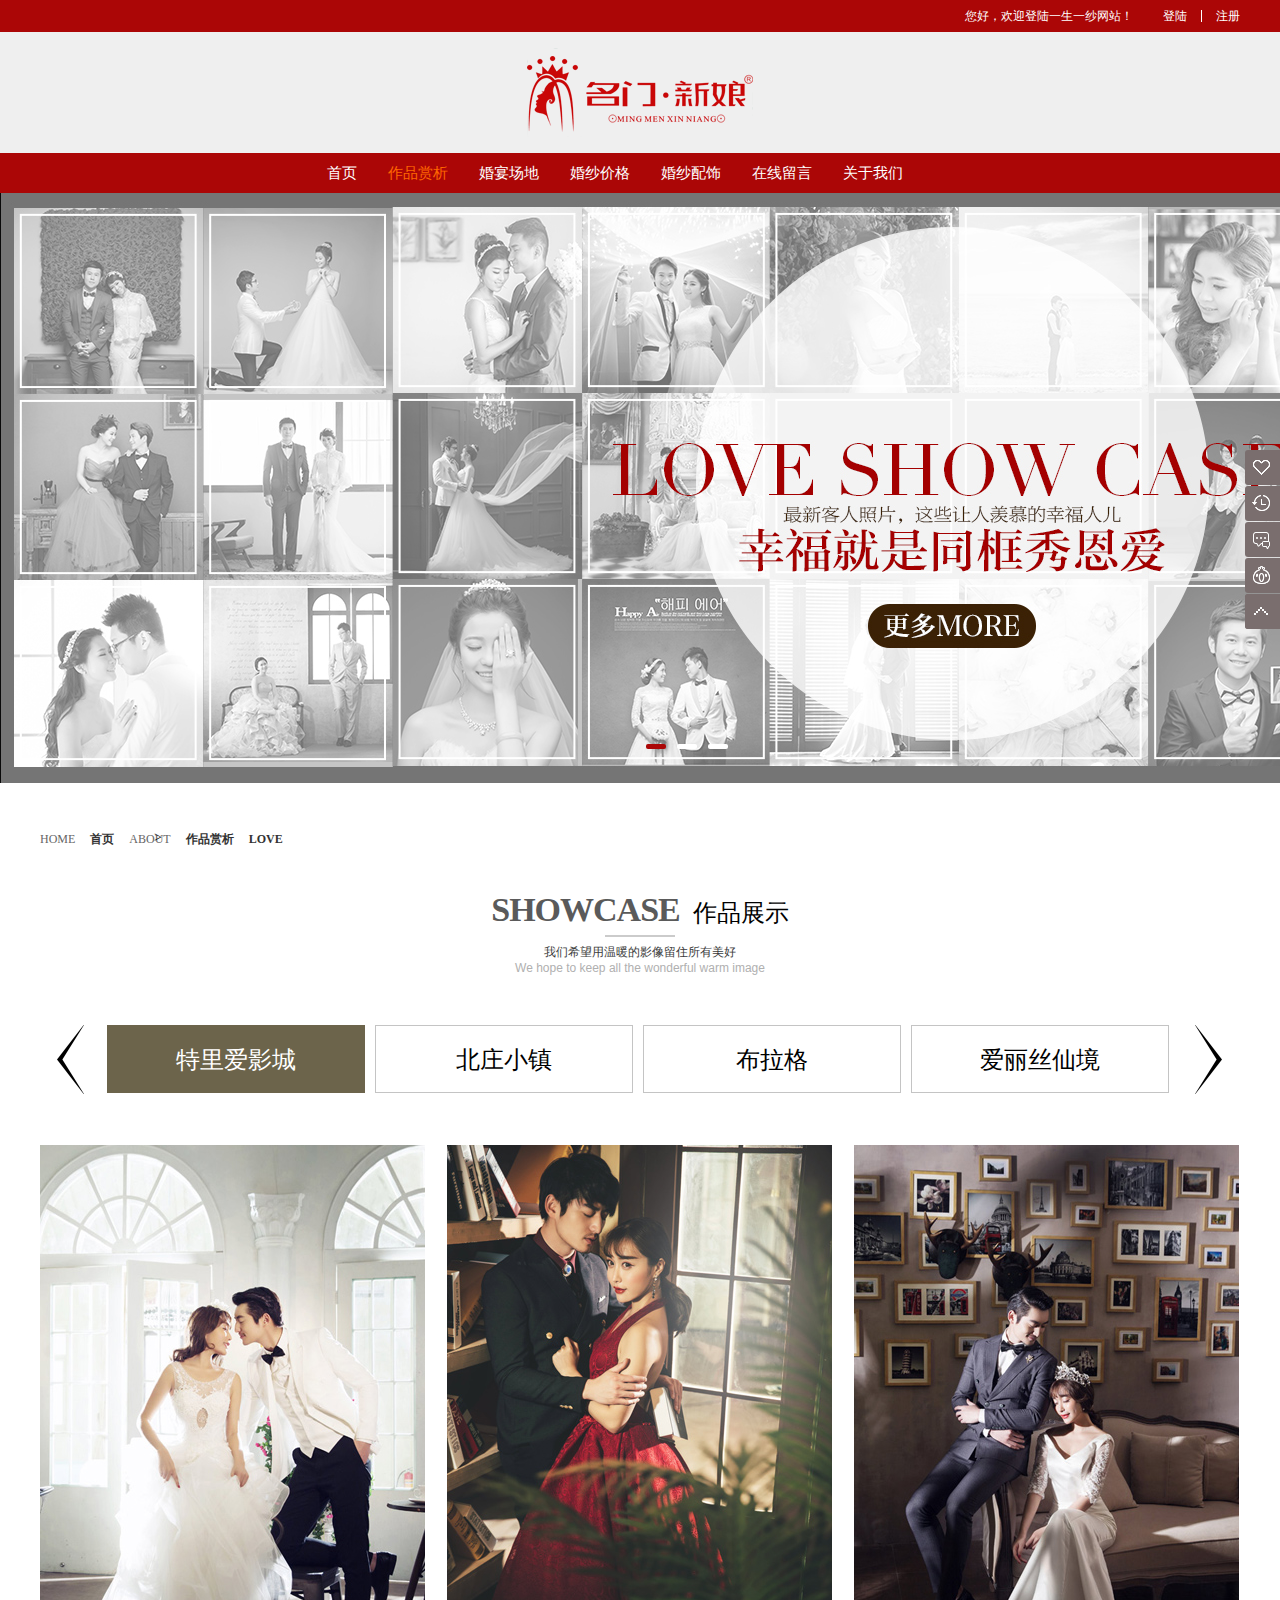
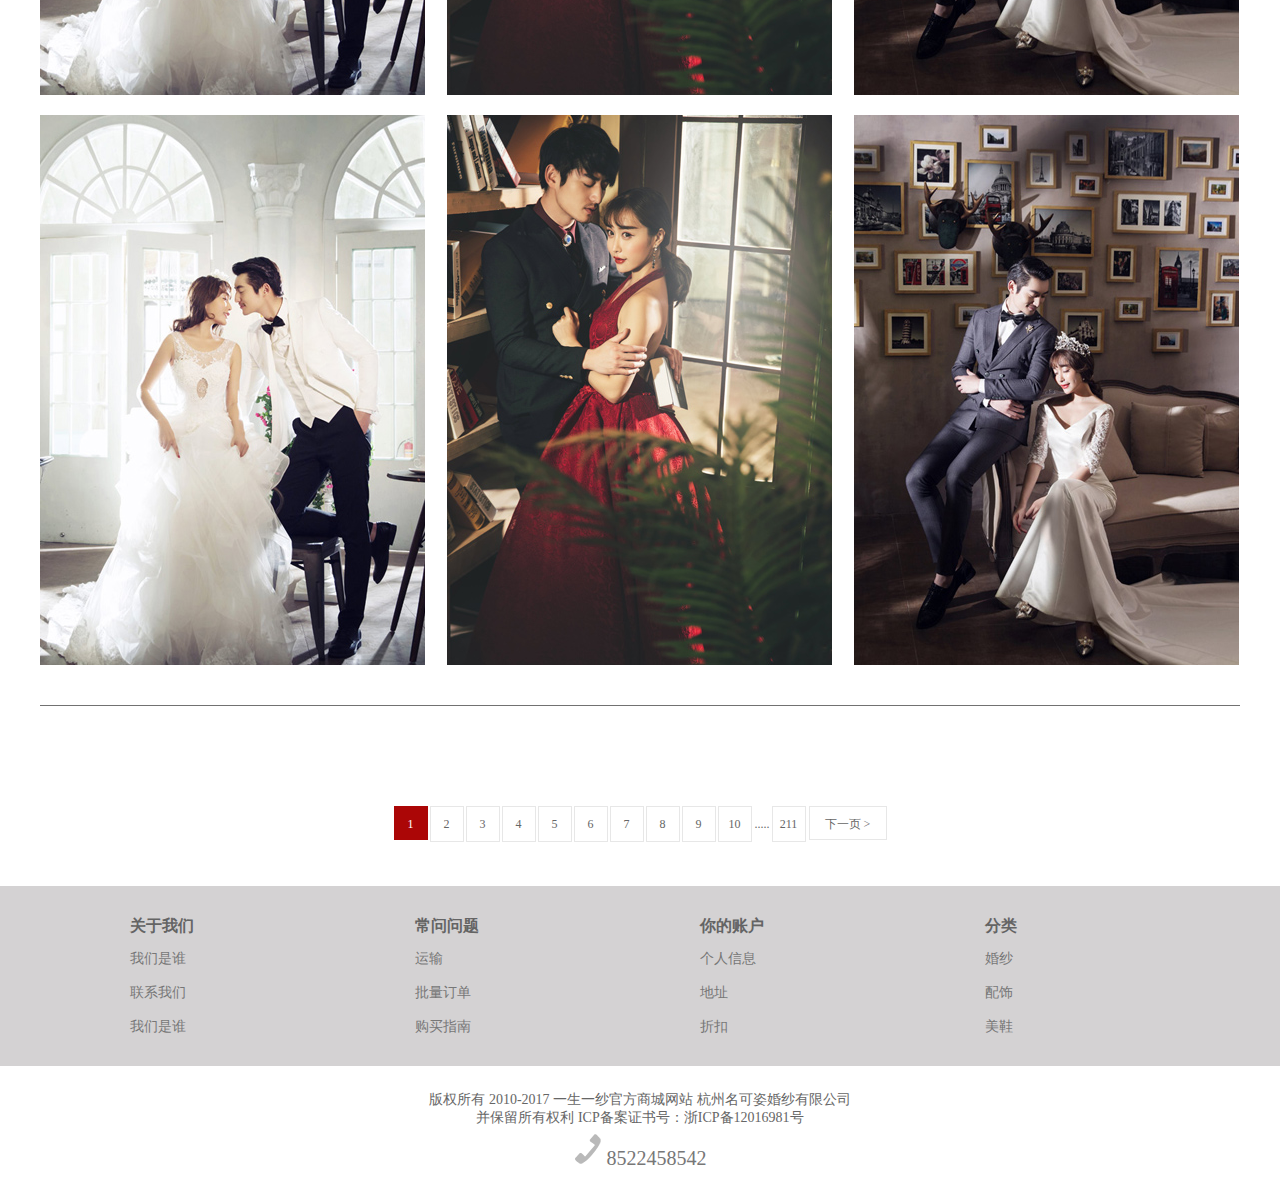
<file: pinsheng/hunshua/zuoping.html>
<!doctype html>
<html lang="en">
<head>
	<meta charset="UTF-8">
	<title>作品赏析</title>
	    <link rel="stylesheet" href="css/zuoping.css">
    <link rel="stylesheet" href="css/bass.css">
</head>
<body>
<!-- 顶部 -->
<header>
	<div class="neikuan">
		<div class="hdtop">
			<div class="welcom">您好，欢迎登陆一生一纱网站！</div>
			<div class="dlbox">
				<a href="" class="den">登陆</a>
				<span class="xian"></span>
				<a href="" class="zc">注册</a>
			</div>
		</div>
	</div>
</header>
<!-- logo -->
<div class="logobox clear">
	<div class="neikuan">
		<div class="logo">
			<a href="">
				<img src="img/top_logo.png" alt="">
			</a>
		</div>
	</div>
</div>
<!-- 目录 -->
<div class="mulubox">
	<div class="neikuan">
		<div class="mulu">
			<div class="mm">
				<a href="index.html" class="sy">首页</a>
				<a href="zuoping.html" class="qita" style="color: #f60">作品赏析</a>
				<a href="changdi.html" class="qita">婚宴场地</a>
				<a href="price.html" class="qita">婚纱价格</a>
				<a href="" class="qita">婚纱配饰</a>
				<a href="" class="qita">在线留言</a>
				<a href="us.html" class="qita">关于我们</a>
			</div>
		</div>
	</div>
</div>
<!-- banner -->
<div class="bannerbox clear">
	<div class="banner">
		<img src="img/banner7.jpg" alt="" class="baimg" style="z-index:1;">
		<img src="img/banner5.jpg" alt="" class="baimg">
		<img src="img/banner6.jpg" alt="" class="baimg">
	</div>
	<div class="lud">
		<div class="dian"></div>
		<div class="dian"></div>
		<div class="dian"></div>
	</div>
</div>
<!-- 标题 1-->
<div class="box"></div>
<div class="tatlebox">
	<div class="neikuan">
		<div class="tatle">
			<a href="">HOME</a>
			<a href=""  style="color: #333;font-weight: 700;">首页</a>
			<span class="dayu">></span>
			<a href="">ABOUT</a>
			<a href=""   style="color: #333;font-weight: 700;">作品赏析</a>
			<a href=""   style="color: #333;font-weight: 700;">LOVE</a>
		</div>
	</div>
</div>
<!-- 作品展示 -->
<div class="show">
	<div class="neikuan">
		<div class="intit">
			<h2>
				<span>SHOWCASE</span>
				<em>作品展示</em>
			</h2>
			<div class="border"></div>
			<div class="t1">我们希望用温暖的影像留住所有美好</div>
			<div class="t2">We hope to keep all the wonderful warm image</div>
		</div>
		<div class="panav">
			<div class="slide">
				<div class="bd">
					<a href=""  class="men menmen">特里爱影城</a>
					<a href="" class="men">北庄小镇</a>
					<a href="" class="men">布拉格</a>
					<a href="" class="men">爱丽丝仙境</a>

					<a href="">梦幻影城</a>
					<a href="" class="men">爱丁堡小镇</a>
					<a href="" class="men">普罗旺斯庄园</a>
					<a href="" class="men">天空之城</a>

					<a href="" class="men">特里爱影城</a>
					<a href="" class="men">北庄小镇</a>
					<a href="" class="men">布拉格</a>
					<a href="" class="men">爱丽丝仙境</a>

					<a href="">梦幻影城</a>
					<a href="" class="men">爱丁堡小镇</a>
					<a href="" class="men">普罗旺斯庄园</a>
					<a href="" class="men">天空之城</a>
				</div>
			</div>
			<div class="prevv"></div>
			<div class="next"></div>
		</div>
		<div class="caseshow">
			<div class="bbox">
				<a href="">
					<img src="img/p1.jpg" alt="">
					<div class="lay">
						<span>[梦幻影城--01]</span>
					</div>
				</a>
				<a href="">
					<img src="img/p2.jpg" alt="">
					<div class="lay">
						<span>[梦幻影城--02]</span>
					</div>
				</a>
				<a href="">
					<img src="img/p3.jpg" alt="">
					<div class="lay">
						<span>[梦幻影城--03]</span>
					</div>
				</a>
				<a href="">
					<img src="img/p1.jpg" alt="">
					<div class="lay">
						<span>[梦幻影城--01]</span>
					</div>
				</a>
				<a href="">
					<img src="img/p2.jpg" alt="">
					<div class="lay">
						<span>[梦幻影城--02]</span>
					</div>
				</a>
				<a href="">
					<img src="img/p3.jpg" alt="">
					<div class="lay">
						<span>[梦幻影城--03]</span>
					</div>
				</a>
			</div>
		</div>
	</div>
</div>
<!-- 下一页 -->
<div class="fan">
	<div class="neiduan">
		<ul>
			<li>
				<a href="" class="current">1</a>
				<a href="" class="no">2</a>
				<a href="" class="no">3</a>
				<a href="" class="no">4</a>
				<a href="" class="no">5</a>
				<a href="" class="no">6</a>
				<a href="" class="no">7</a>
				<a href="" class="no">8</a>
				<a href="" class="no">9</a>
				<a href="" class="no">10</a>
				<span class="sl">.....</span> 
			    <a href="" class="more">211</a>
			</li>
		</ul>
		<div class="prev">
			<a href="" class="xyy">下一页 ></a>
		</div>
	</div>
</div>
<!-- 底部 -->
<footer>
	<div class="neikuan">
		<div class="dibu">
			<div class="du">
				<h4>关于我们</h4>
				<ul class="di">
					<li>
						<a href="">我们是谁</a>
					</li>
					<li>
						<a href="">联系我们</a>
					</li>
					<li>
						<a href="">我们是谁</a>
					</li>
				</ul>
			</div>
			<div class="du">
				<h4>常问问题</h4>
				<ul class="di">
					<li>
						<a href="">运输</a>
					</li>
					<li>
						<a href="">批量订单</a>
					</li>
					<li>
						<a href="">购买指南</a>
					</li>
				</ul>
			</div>
			<div class="du">
				<h4>你的账户</h4>
				<ul class="di">
					<li>
						<a href="">个人信息</a>
					</li>
					<li>
						<a href="">地址</a>
					</li>
					<li>
						<a href="">折扣</a>
					</li>
				</ul>
			</div>
			<div class="du">
				<h4>分类</h4>
				<ul class="di">
					<li>
						<a href="">婚纱</a>
					</li>
					<li>
						<a href="">配饰</a>
					</li>
					<li>
						<a href="">美鞋</a>
					</li>
				</ul>
			</div>
		</div>
	</div>
</footer>
<!-- 底部2 -->
<div class="dbtwo">
	<div class="neikuan">
		<div class="db">
			<div class="dd">
				<p class="dz">
					 版权所有 2010-2017 一生一纱官方商城网站 杭州名可姿婚纱有限公司<br>
					  并保留所有权利 ICP备案证书号：浙ICP备12016981号 
				</p>
			</div>
			<p class="bb">
				<img src="img/400.png" alt="">	
				8522458542
			</p>
		</div>
	</div>
</div>
<!-- 窗口 -->
	<div class="chuangchuangbox">
		<div class="chuangchuang">
			<div class="chuangfirst_tu chuangfirst_tu3"></div>
			<em class="tab_tatle">我的关注</em>
		</div>
		<div class="chuangchuang">
			<div class="chuangfirst_tu  chuangfirst_tu4"></div>
			<em class="tab_tatle">我的足迹</em>
		</div>
		<div class="chuangchuang">
			<div class="chuangfirst_tu  chuangfirst_tu5"></div>
			<em class="tab_tatle">我的消息</em>
		</div>
		<div class="chuangchuang">
			<div class="chuangfirst_tu  chuangfirst_tu6"></div>
			<em class="tab_tatle">咨询JIML</em>
		</div>
		<div class="chuangchuang_footer2">
			<div class="chuangfooter1">
				<div class="chuangfooter1_tu"></div>
				<em class="tab_tatle">顶部</em>
			</div>
		</div>
	</div>

<script src="js/animate.js"></script>	
<script src="js/function.js"></script>
<script>
	const body= $("body")[0];
	const fanhuiy=$(".chuangchuang_footer2")[0];
		fanhuiy.onclick=function(){
			animate(body,{scrollTop:0},500);
		}

	toumingdu(".baimg",".banner",".dian",[],1,"#AB0606",2000,0,"#fff",".bannerbox")
//左右轮播
    // zylunbo();
    // function zylunbo(){
        const dabox = $(".bd");
        const leftbtnn = $(".next");
        const rightbtnn = $(".prevv");
        for(let i=0;i<dabox.length;i++){
            rightbtnn[i].onclick=function(){
                animate(dabox[i],{marginLeft:-258},500,function(){
                    dabox[i].appendChild(dabox[i].firstElementChild);
                    dabox[i].style.marginLeft=0;
                });
            }
            leftbtnn[i].onclick=function(){
                dabox[i].style.marginLeft=-258+"px";
                dabox[i].insertBefore(dabox[i].lastElementChild,dabox[i].firstElementChild);
                animate(dabox[i],{marginLeft:0},500);
            }
        }

</script>
</body>
</html>
</file>
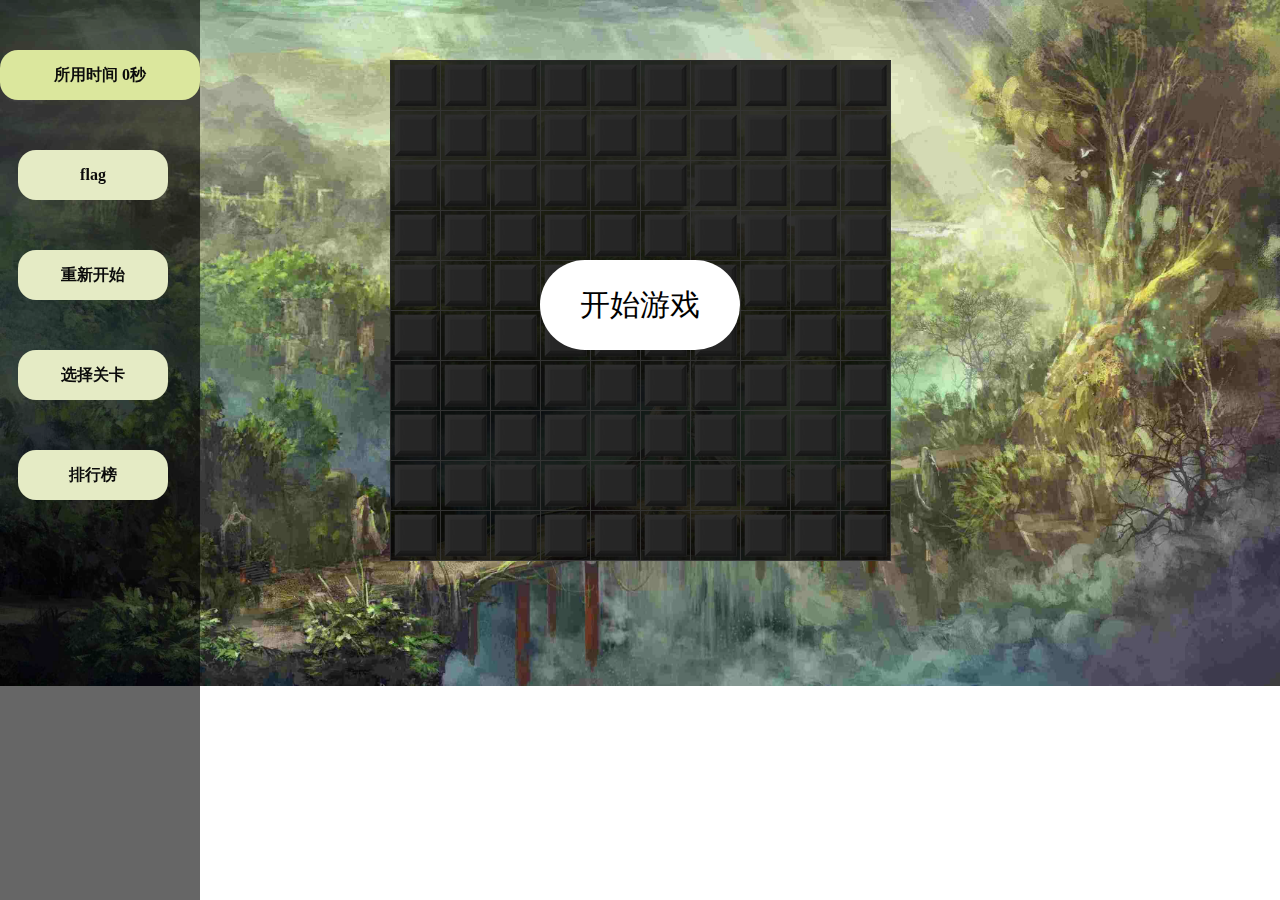
<file: pinsheng/saolei/lei.html>
<!DOCTYPE html>
<html lang="en">
<head>
    <meta charset="UTF-8">
    <title>Title</title>
    <script src="jquery.js"></script>
    <script>
        $(function () {
            var num=10;//红旗
            var tt=0;  //秒
            var st;   //时间函数
            var leishu = 10;//地雷
            var bili = 0.9;
//            var bestscor=localStorage.best?JSON.parse(localStorage.best):[];
            //选关滑动
            $(".difficult").click(function () {
                $(".nan").slideToggle(500);
                $(".nan li").mouseover(function () {
                    var index = $(".nan li").index(this);
//                    console.log(index)
                    $(".nan li").eq(index).hover(function () {
                        $(this).css("background","#e2e467")
                    },function () {
                        $(this).css("background","#dbe79d")
                    })
                })
            });
            //选关单击
            $(".difficult").on("click",".nan li .one",function () {
                if($(this).html()=="简单"){
                    num = 10;
                    leishu = 10;
                    bili = 0.9;
                    $(".bj").hide();
                    $(".change").hide();
                    $(".scene").empty();
                    createLei();
                    $("time span").html(0);
                    tt=0;
                    clearInterval(st);
                    st = setInterval(times,1000);
                    $(".flagnum").html("flag:"+num)

                }
                if($(this).html()=="一般"){
                    num = 20;
                    leishu = 20;
                    bili = 0.8;
                    $(".bj").hide();
                    $(".change").hide();
                    $(".scene").empty();
                    createLei();
                    $("time span").html(0);
                    tt=0;
                    clearInterval(st);
                    st = setInterval(times,1000);
                    $(".flagnum").html("flag:"+num)

                }
                if($(this).html()=="困难"){
                    num = 30;
                    leishu =30;
                    bili = 0.7;
                    $(".bj").hide();
                    $(".change").hide();
                    $(".scene").empty();
                    createLei();
                    $("time span").html(0);
                    tt=0;
                    clearInterval(st);
                    st = setInterval(times,1000);
                    $(".flagnum").html("flag:"+num)
                }
            })
            //开始
            $(".start").click(function () {
                $(".bj").fadeOut(300);
                createLei();
                st = setInterval(times,1000);
                $(".flagnum").html("flag:"+num)
            });
            //重新开始
            $(".restart").click(function () {
                $(".change").fadeOut(300);
                createLei();
                $("time span").html(0);
                clearInterval(st);
                tt=0;
                st=setInterval(times,1000);
                $(".flagnum").html("flag:"+num)
            })
            //时间函数
            function times() {
                tt++;
                $("time span").html(tt);
                $(".flagnum").html("flag:"+num)
            }
            //排行
            $('.pai').click(function () {
                $(".score").slideToggle(500)
            })
            //创建行/列
            function createLei() {
                do {
                    $(".scene").empty();
                    for (let i = 0; i < 10; i++) {
                        for (let j = 0; j < 10; j++) {
                            var islei = Math.random() > bili;
                            $("<div>").addClass(function () {
                                if (islei) {
                                    return "block lei";
                                } else {
                                    return "block";
                                }
                            }).attr("id", i + "-" + j).data("pos", {
                                x: i,
                                y: j
                            }).mousedown(mousedownEvent).appendTo(".scene");
                        }
                    }
                } while ($(".lei").length != num);
            }
            createLei();
            function mousedownEvent(e) {
                if (e.which == 1) {
                    leftclick.call(this);
                } else {
                    rightclick.call(this);
                }
            }

            function leftclick() {
                if($(this).hasClass("flag")){
                    return;
                }
                if ($(this).hasClass("lei")) {
                    $(".lei").addClass("show");
                    $(".change").fadeIn(600);
                    clearInterval(st);
                    $(".scene div").unbind("mousedown");//删除绑定事件
                } else {
                    $(this).addClass("num");
                    var pos = $(this).data("pos");
                    var n = 0;
                    for (let i = pos.x - 1; i <= pos.x + 1; i++) {
                        for (let j = pos.y - 1; j <= pos.y + 1; j++) {
                            if ($("#" + i + "-" + j).hasClass("lei")) {
                                n++;
                            }
                        }
                    }

                    $(this).html(n);
                    if (n == 0) {
                        for (let i = pos.x - 1; i <= pos.x + 1; i++) {
                            for (let j = pos.y - 1; j <= pos.y + 1; j++) {
                                var obj = $("#" + i + "-" + j);
                                if (obj.length == 1) {
                                    if (!obj.hasClass("num")) {

                                        leftclick.call(obj.get(0))
                                    }
                                }
                            }
                        }
                    }
                }
            }
            
            function rightclick() {
                if($(this).hasClass("num")){
                    return;
                }
                if($(this).hasClass("flag")){
                    $(this).removeClass("flag");
                    num++;
                }else{
//                    $(this).addClass("flag");
                    num--;
                    if(num<0){
                        num++;
                        alert("选择错误");
                        return;
                    }
                    $(this).addClass("flag");
                    if(num==0){
                        if($(".flag").filter(".lei").length==leishu){
                            alert("扫雷成功");
                            clearInterval(st);
                        }else{
//                            console.log($(window).addClass("change").show(300).html("请重新选择"))

                            alert("请重新选择");
                            num++;
                            $(this).removeClass("flag");
                            return;
                        }
                    }
                }
                $(".flagnum").html("flag:"+num);
            }
            //阻止浏览器的默认行为
           $(document).on("contextmenu", function (e) {
                e.preventDefault();
          });

        })
    </script>
</head>
<style>
    *{
        margin:0;
        padding:0;
        list-style: none;
    }
    /*body{*/
        /*background: #d4869c;*/
    /*}*/
    body{
        background: url(img/1.1.jpg)no-repeat;
        background-size: cover;
    }
    .start{
        width: 200px;height: 90px;
        background: #fff;
        border-radius: 50px;
        line-height: 90px;
        text-align: center;
        cursor: pointer;
        margin: 200px auto;
        font-size: 30px;
        z-index:100;
    }
    .bj{
        width:501px;
        height:501px;
        margin: 0 auto;
        /*margin-top:60px;*/
        background: rgba(0,0,0,.8);
        /*background:url(img/11.jpg)no-repeat;*/
        /*background-size:center center;*/
        position: absolute;
        /*z-index: 10;*/
        left: 0;
        right: 0;
    }
    .scene {
        width: 500px;
        height: 500px;
        border-top: 1px solid #ccc;
        border-left: 1px solid #ccc;
        margin: 0 auto;
        margin-top:60px;
    }

    .block {
        width: 49px;
        height: 49px;
        border-right: 1px solid #fff;
        border-bottom: 1px solid #fff;
        /*background: #a8cc5e;*/
        float: left;
        background: url(img/ge.png) no-repeat;
        background-size: cover;
    }

    .lei {

    }

    .control {
        width: 200px;
        height: 100%;
        position: fixed;
        left: 0;
        top: 0;
        background: rgba(0,0,0,.6);
        /*background: url(2.jpg)no-repeat;*/
        background-size: cover;
    }

    .show {
        /*background: #3c763d;*/
        background: url(img/lei.jpg)  no-repeat;
        background-size: cover;
    }

    .num {
        color: #fff;
        /*background: rgba(0,0,0,.8);*/
        background: #333;
        text-align: center;
        line-height: 50px;
    }
    .flag{
        background: url(img/q2.jpg)no-repeat;
        background-size: cover;
        color:#000;
    }
    .control time{
        display: block;
        width: 200px;
        height:50px;
        text-align: center;
        line-height: 50px;
        color: #0b0b0b;
        background:#dbe79d;
        margin-top: 50px;
        cursor: pointer;
        font-weight: bold;
        border-radius: 18px;
    }
    .flagnum,.restart,.difficult,.pai{
        width: 150px;
        height: 50px;
        text-align: center;
        line-height: 50px;
        color: #0b0b0b;
        /*background:#dbe79d;*/
        background: #e5ebc5;
        margin-top: 50px;
        cursor: pointer;
        font-weight: bold;
        border-radius: 18px;
        position: relative;
        top:0;
        left:18px;
    }
    .nan,.score{
        width:150px;
        height:241px;
        background: #e5ebc5;
        /*border-radius:15px;*/
        position: absolute;
        left:0;
        top:35px;
        z-index:20;
        display: none;
    }

    .difficult>ul>li{
        width:100%;
        height:50px;
        background: #dbe79d;
        margin-top:30px;
        text-align: center;
        line-height: 50px;
    }
    .change{
        width:501px;
        height:501px;
        background:#000;
        opacity:0.8;
        position: absolute;
        top:0;
        left:   0;
        right:0;
        margin:60px auto;
        display: none;
        /*z-index:100;*/
    }
    .score{
        /*display: block;*/
    }
    .re{
        width: 200px;height: 90px;
        background:#336633;
        color: #fff;
        /*border-radius: 50px;*/
        line-height: 90px;
        text-align: center;
        cursor: pointer;
        margin: 200px auto;
        font-size: 30px;
        opacity:1;
    }

</style>
<body>
<div class="bj">
    <div class="start">开始游戏</div>
</div>
<div class="change">
    <div class="re">游戏结束</div>
</div>
<div class="scene"></div>
<div class="control">
    <time>所用时间 <span>0</span>秒</time>
    <div class="flagnum">flag</div>
    <div class="restart">重新开始</div>
    <div class="difficult">
        选择关卡
        <ul class="nan">
            <li>
                <div class="one">简单</div>
            </li>
            <li>
                <div class="one">一般</div>
            </li>
            <li>
                <div class="one">困难</div>
            </li>
        </ul>
    </div>
    <div class="pai">排行榜
        <div class="score"></div>
    </div>
</div>
</body>
</html>
</file>
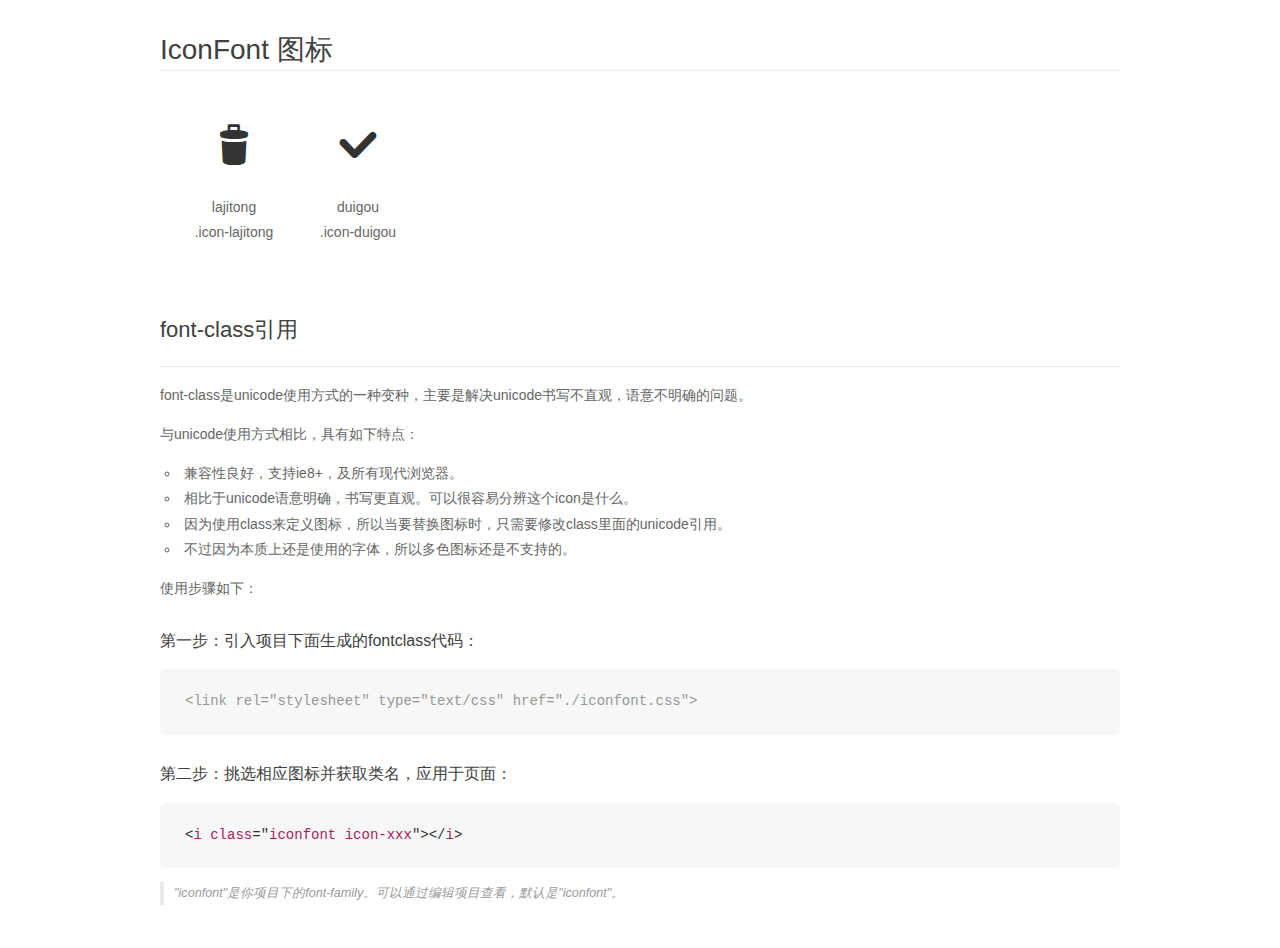
<file: pinsheng/diandian/font/demo_fontclass.html>
<!DOCTYPE html>
<html>
<head>
    <meta charset="utf-8"/>
    <title>IconFont</title>
    <link rel="stylesheet" href="demo.css">
    <link rel="stylesheet" href="iconfont.css">
</head>
<body>
    <div class="main markdown">
        <h1>IconFont 图标</h1>
        <ul class="icon_lists clear">
            
                <li>
                <i class="icon iconfont icon-lajitong"></i>
                    <div class="name">lajitong</div>
                    <div class="fontclass">.icon-lajitong</div>
                </li>
            
                <li>
                <i class="icon iconfont icon-duigou"></i>
                    <div class="name">duigou</div>
                    <div class="fontclass">.icon-duigou</div>
                </li>
            
        </ul>

        <h2 id="font-class-">font-class引用</h2>
        <hr>

        <p>font-class是unicode使用方式的一种变种，主要是解决unicode书写不直观，语意不明确的问题。</p>
        <p>与unicode使用方式相比，具有如下特点：</p>
        <ul>
        <li>兼容性良好，支持ie8+，及所有现代浏览器。</li>
        <li>相比于unicode语意明确，书写更直观。可以很容易分辨这个icon是什么。</li>
        <li>因为使用class来定义图标，所以当要替换图标时，只需要修改class里面的unicode引用。</li>
        <li>不过因为本质上还是使用的字体，所以多色图标还是不支持的。</li>
        </ul>
        <p>使用步骤如下：</p>
        <h3 id="-fontclass-">第一步：引入项目下面生成的fontclass代码：</h3>


        <pre><code class="lang-js hljs javascript"><span class="hljs-comment">&lt;link rel="stylesheet" type="text/css" href="./iconfont.css"&gt;</span></code></pre>
        <h3 id="-">第二步：挑选相应图标并获取类名，应用于页面：</h3>
        <pre><code class="lang-css hljs">&lt;<span class="hljs-selector-tag">i</span> <span class="hljs-selector-tag">class</span>="<span class="hljs-selector-tag">iconfont</span> <span class="hljs-selector-tag">icon-xxx</span>"&gt;&lt;/<span class="hljs-selector-tag">i</span>&gt;</code></pre>
        <blockquote>
        <p>"iconfont"是你项目下的font-family。可以通过编辑项目查看，默认是"iconfont"。</p>
        </blockquote>
    </div>
</body>
</html>
</file>
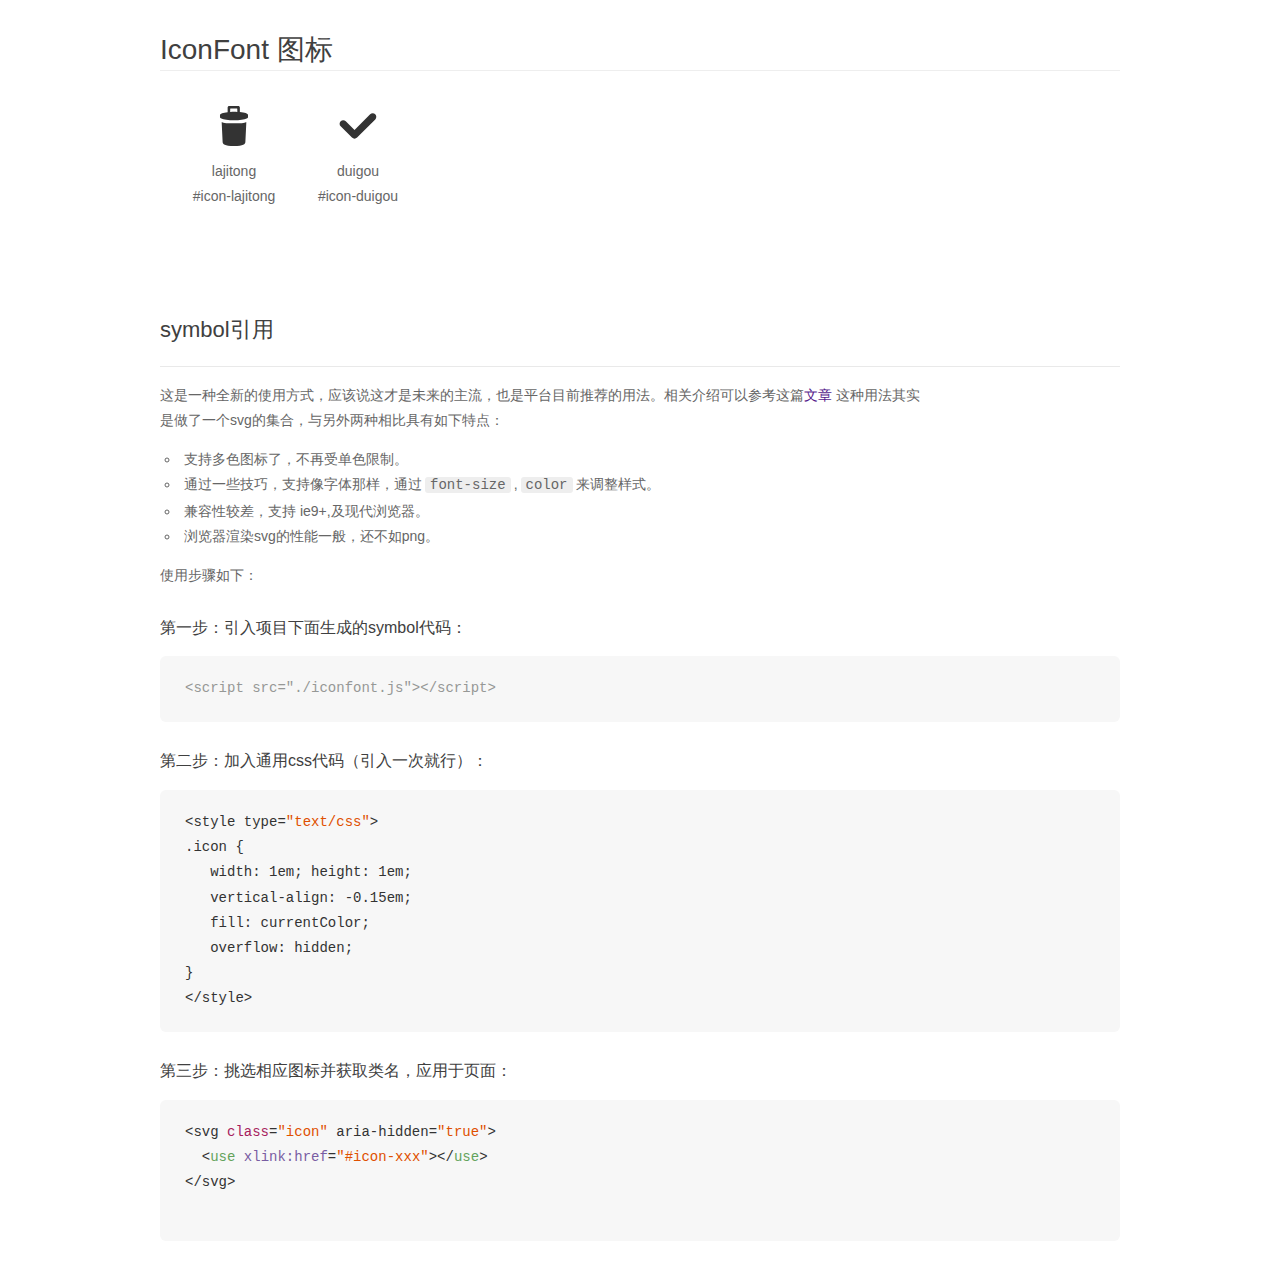
<file: pinsheng/diandian/font/demo_symbol.html>
<!DOCTYPE html>
<html>
<head>
    <meta charset="utf-8"/>
    <title>IconFont</title>
    <link rel="stylesheet" href="demo.css">
    <script src="iconfont.js"></script>

    <style type="text/css">
        .icon {
          /* 通过设置 font-size 来改变图标大小 */
          width: 1em; height: 1em;
          /* 图标和文字相邻时，垂直对齐 */
          vertical-align: -0.15em;
          /* 通过设置 color 来改变 SVG 的颜色/fill */
          fill: currentColor;
          /* path 和 stroke 溢出 viewBox 部分在 IE 下会显示
             normalize.css 中也包含这行 */
          overflow: hidden;
        }

    </style>
</head>
<body>
    <div class="main markdown">
        <h1>IconFont 图标</h1>
        <ul class="icon_lists clear">
            
                <li>
                    <svg class="icon" aria-hidden="true">
                        <use xlink:href="#icon-lajitong"></use>
                    </svg>
                    <div class="name">lajitong</div>
                    <div class="fontclass">#icon-lajitong</div>
                </li>
            
                <li>
                    <svg class="icon" aria-hidden="true">
                        <use xlink:href="#icon-duigou"></use>
                    </svg>
                    <div class="name">duigou</div>
                    <div class="fontclass">#icon-duigou</div>
                </li>
            
        </ul>


        <h2 id="symbol-">symbol引用</h2>
        <hr>

        <p>这是一种全新的使用方式，应该说这才是未来的主流，也是平台目前推荐的用法。相关介绍可以参考这篇<a href="">文章</a>
        这种用法其实是做了一个svg的集合，与另外两种相比具有如下特点：</p>
        <ul>
          <li>支持多色图标了，不再受单色限制。</li>
          <li>通过一些技巧，支持像字体那样，通过<code>font-size</code>,<code>color</code>来调整样式。</li>
          <li>兼容性较差，支持 ie9+,及现代浏览器。</li>
          <li>浏览器渲染svg的性能一般，还不如png。</li>
        </ul>
        <p>使用步骤如下：</p>
        <h3 id="-symbol-">第一步：引入项目下面生成的symbol代码：</h3>
        <pre><code class="lang-js hljs javascript"><span class="hljs-comment">&lt;script src="./iconfont.js"&gt;&lt;/script&gt;</span></code></pre>
        <h3 id="-css-">第二步：加入通用css代码（引入一次就行）：</h3>
        <pre><code class="lang-js hljs javascript">&lt;style type=<span class="hljs-string">"text/css"</span>&gt;
.icon {
   width: <span class="hljs-number">1</span>em; height: <span class="hljs-number">1</span>em;
   vertical-align: <span class="hljs-number">-0.15</span>em;
   fill: currentColor;
   overflow: hidden;
}
&lt;<span class="hljs-regexp">/style&gt;</span></code></pre>
        <h3 id="-">第三步：挑选相应图标并获取类名，应用于页面：</h3>
        <pre><code class="lang-js hljs javascript">&lt;svg <span class="hljs-class"><span class="hljs-keyword">class</span></span>=<span class="hljs-string">"icon"</span> aria-hidden=<span class="hljs-string">"true"</span>&gt;<span class="xml"><span class="hljs-tag">
  &lt;<span class="hljs-name">use</span> <span class="hljs-attr">xlink:href</span>=<span class="hljs-string">"#icon-xxx"</span>&gt;</span><span class="hljs-tag">&lt;/<span class="hljs-name">use</span>&gt;</span>
</span>&lt;<span class="hljs-regexp">/svg&gt;
        </span></code></pre>
    </div>
</body>
</html>
</file>
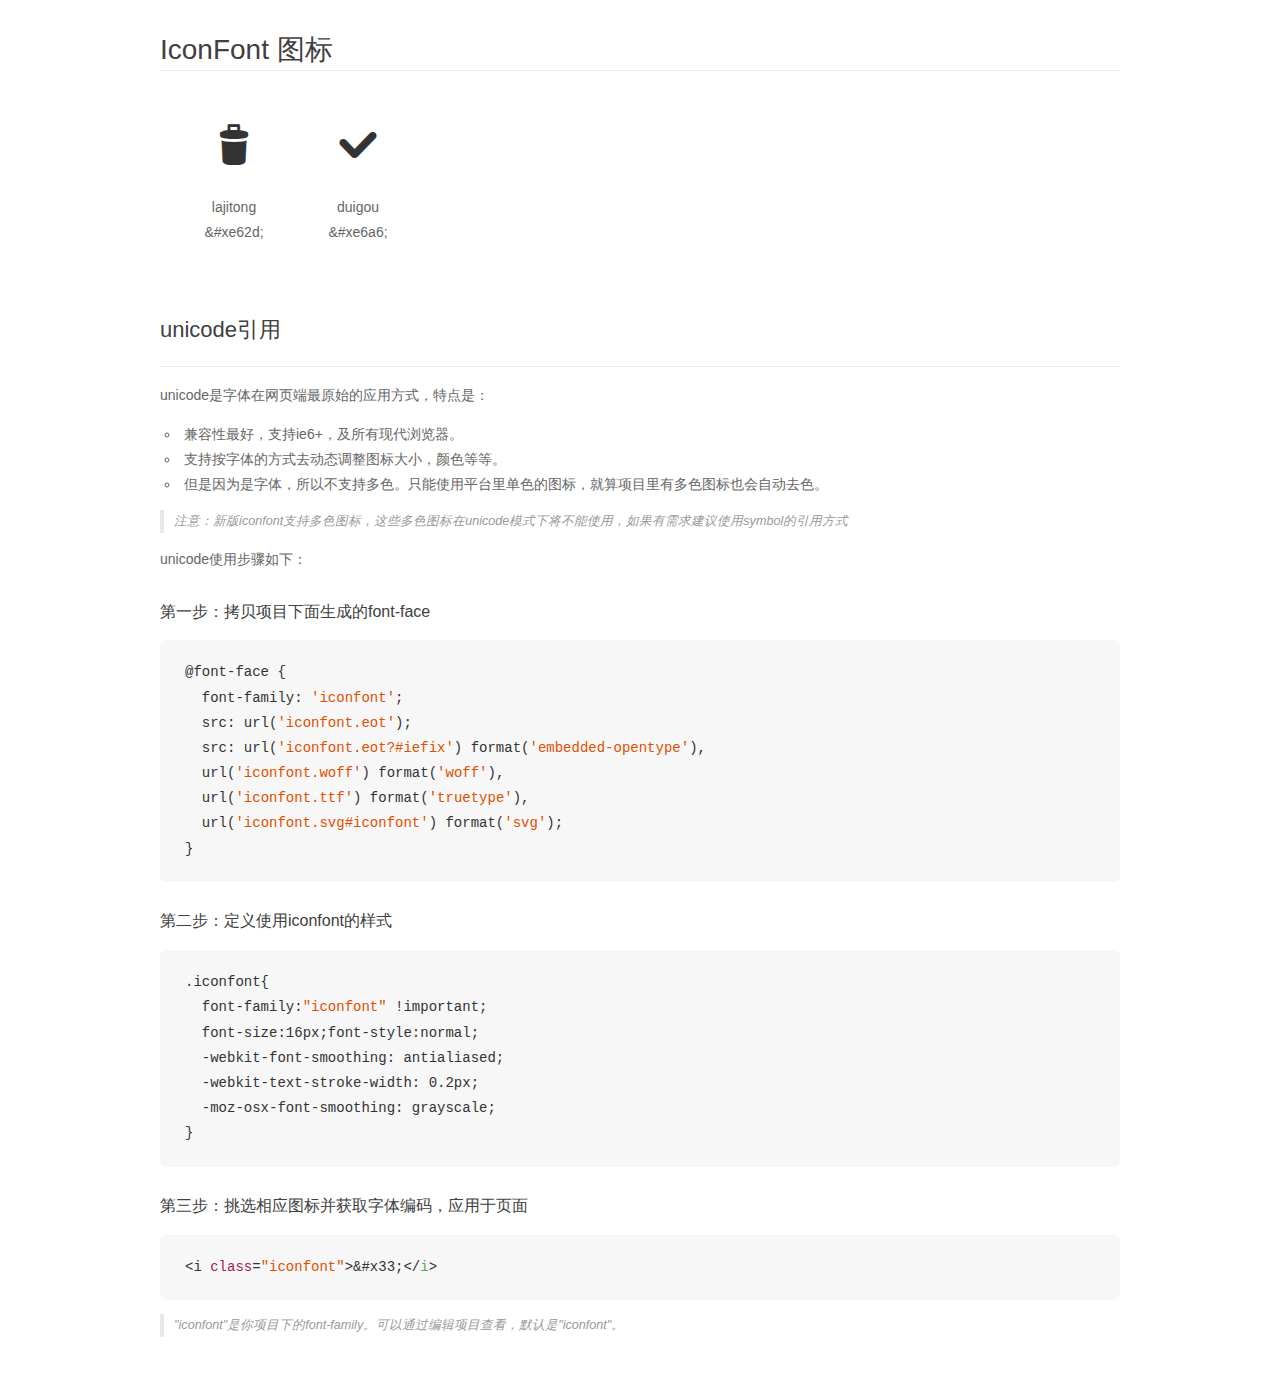
<file: pinsheng/diandian/font/demo_unicode.html>
<!DOCTYPE html>
<html>
<head>
    <meta charset="utf-8"/>
    <title>IconFont</title>
    <link rel="stylesheet" href="demo.css">

    <style type="text/css">

        @font-face {font-family: "iconfont";
          src: url('iconfont.eot'); /* IE9*/
          src: url('iconfont.eot#iefix') format('embedded-opentype'), /* IE6-IE8 */
          url('iconfont.woff') format('woff'), /* chrome, firefox */
          url('iconfont.ttf') format('truetype'), /* chrome, firefox, opera, Safari, Android, iOS 4.2+*/
          url('iconfont.svg#iconfont') format('svg'); /* iOS 4.1- */
        }

        .iconfont {
          font-family:"iconfont" !important;
          font-size:16px;
          font-style:normal;
          -webkit-font-smoothing: antialiased;
          -webkit-text-stroke-width: 0.2px;
          -moz-osx-font-smoothing: grayscale;
        }

    </style>
</head>
<body>
    <div class="main markdown">
        <h1>IconFont 图标</h1>
        <ul class="icon_lists clear">
            
                <li>
                <i class="icon iconfont">&#xe62d;</i>
                    <div class="name">lajitong</div>
                    <div class="code">&amp;#xe62d;</div>
                </li>
            
                <li>
                <i class="icon iconfont">&#xe6a6;</i>
                    <div class="name">duigou</div>
                    <div class="code">&amp;#xe6a6;</div>
                </li>
            
        </ul>
        <h2 id="unicode-">unicode引用</h2>
        <hr>

        <p>unicode是字体在网页端最原始的应用方式，特点是：</p>
        <ul>
        <li>兼容性最好，支持ie6+，及所有现代浏览器。</li>
        <li>支持按字体的方式去动态调整图标大小，颜色等等。</li>
        <li>但是因为是字体，所以不支持多色。只能使用平台里单色的图标，就算项目里有多色图标也会自动去色。</li>
        </ul>
        <blockquote>
        <p>注意：新版iconfont支持多色图标，这些多色图标在unicode模式下将不能使用，如果有需求建议使用symbol的引用方式</p>
        </blockquote>
        <p>unicode使用步骤如下：</p>
        <h3 id="-font-face">第一步：拷贝项目下面生成的font-face</h3>
        <pre><code class="lang-js hljs javascript">@font-face {
  font-family: <span class="hljs-string">'iconfont'</span>;
  src: url(<span class="hljs-string">'iconfont.eot'</span>);
  src: url(<span class="hljs-string">'iconfont.eot?#iefix'</span>) format(<span class="hljs-string">'embedded-opentype'</span>),
  url(<span class="hljs-string">'iconfont.woff'</span>) format(<span class="hljs-string">'woff'</span>),
  url(<span class="hljs-string">'iconfont.ttf'</span>) format(<span class="hljs-string">'truetype'</span>),
  url(<span class="hljs-string">'iconfont.svg#iconfont'</span>) format(<span class="hljs-string">'svg'</span>);
}
</code></pre>
        <h3 id="-iconfont-">第二步：定义使用iconfont的样式</h3>
        <pre><code class="lang-js hljs javascript">.iconfont{
  font-family:<span class="hljs-string">"iconfont"</span> !important;
  font-size:<span class="hljs-number">16</span>px;font-style:normal;
  -webkit-font-smoothing: antialiased;
  -webkit-text-stroke-width: <span class="hljs-number">0.2</span>px;
  -moz-osx-font-smoothing: grayscale;
}
</code></pre>
        <h3 id="-">第三步：挑选相应图标并获取字体编码，应用于页面</h3>
        <pre><code class="lang-js hljs javascript">&lt;i <span class="hljs-class"><span class="hljs-keyword">class</span></span>=<span class="hljs-string">"iconfont"</span>&gt;&amp;#x33;<span class="xml"><span class="hljs-tag">&lt;/<span class="hljs-name">i</span>&gt;</span></span></code></pre>

        <blockquote>
        <p>"iconfont"是你项目下的font-family。可以通过编辑项目查看，默认是"iconfont"。</p>
        </blockquote>
    </div>


</body>
</html>
</file>
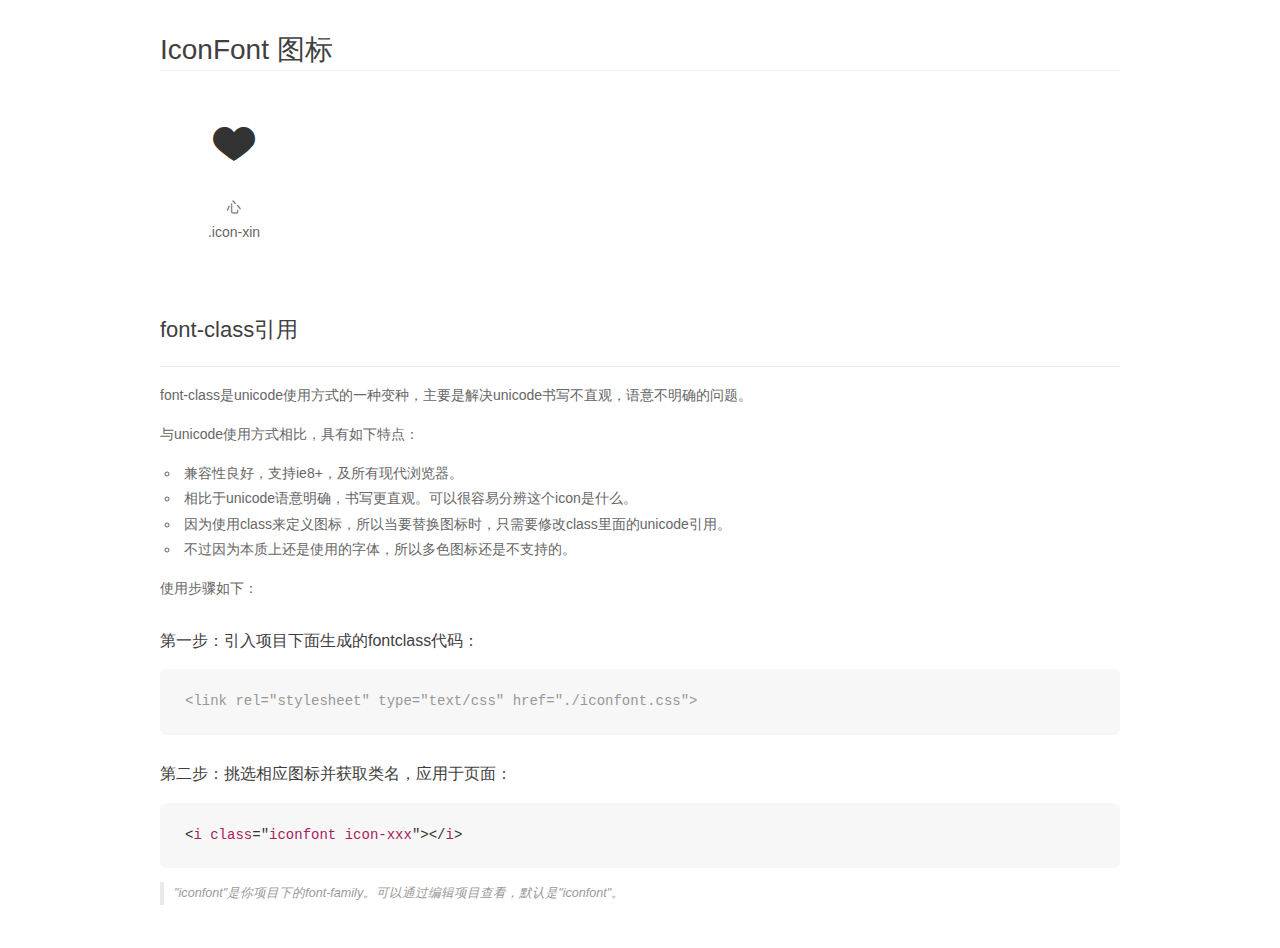
<file: pinsheng/hunshua/font/demo_fontclass.html>
<!DOCTYPE html>
<html>
<head>
    <meta charset="utf-8"/>
    <title>IconFont</title>
    <link rel="stylesheet" href="demo.css">
    <link rel="stylesheet" href="iconfont.css">
</head>
<body>
    <div class="main markdown">
        <h1>IconFont 图标</h1>
        <ul class="icon_lists clear">
            
                <li>
                <i class="icon iconfont icon-xin"></i>
                    <div class="name">心</div>
                    <div class="fontclass">.icon-xin</div>
                </li>
            
        </ul>

        <h2 id="font-class-">font-class引用</h2>
        <hr>

        <p>font-class是unicode使用方式的一种变种，主要是解决unicode书写不直观，语意不明确的问题。</p>
        <p>与unicode使用方式相比，具有如下特点：</p>
        <ul>
        <li>兼容性良好，支持ie8+，及所有现代浏览器。</li>
        <li>相比于unicode语意明确，书写更直观。可以很容易分辨这个icon是什么。</li>
        <li>因为使用class来定义图标，所以当要替换图标时，只需要修改class里面的unicode引用。</li>
        <li>不过因为本质上还是使用的字体，所以多色图标还是不支持的。</li>
        </ul>
        <p>使用步骤如下：</p>
        <h3 id="-fontclass-">第一步：引入项目下面生成的fontclass代码：</h3>


        <pre><code class="lang-js hljs javascript"><span class="hljs-comment">&lt;link rel="stylesheet" type="text/css" href="./iconfont.css"&gt;</span></code></pre>
        <h3 id="-">第二步：挑选相应图标并获取类名，应用于页面：</h3>
        <pre><code class="lang-css hljs">&lt;<span class="hljs-selector-tag">i</span> <span class="hljs-selector-tag">class</span>="<span class="hljs-selector-tag">iconfont</span> <span class="hljs-selector-tag">icon-xxx</span>"&gt;&lt;/<span class="hljs-selector-tag">i</span>&gt;</code></pre>
        <blockquote>
        <p>"iconfont"是你项目下的font-family。可以通过编辑项目查看，默认是"iconfont"。</p>
        </blockquote>
    </div>
</body>
</html>
</file>
<file: pinsheng/hunshua/css/main.css>
*{
	color: #fff;
	font-family: 微软雅黑;
	font-size: 12px;
	box-sizing:border-box;
}
.clear:before{
	content: "";
	width:0;
	height: 0;
	display: block;
	clear: both;
}
header{
	width: 100%;
    height: 32px;
    border-bottom: 1px solid #AB0606;
    background: #AB0606;
}
.neikuan{
	width: 1200px;
	margin:0 auto;
}
.hdtop{
    /*width: 435px;*/
    height: 32px;
    float: right;
}
.welcom{
    /*width: 144px;*/
    font-size: 12px;
    line-height: 32px;
    height: 32px;
    float: left;
}
.dlbox{
	float: left;
    width: 77px;
    height: 32px;
    margin-left: 30px;
}
.den{
    font-size: 12px;
    line-height: 32px;
    float: left;
}
.xian{
	background-color: #fff;
    width: 1px;
    height: 12px;
    float: left;
    margin-left: 14px;
    margin-top: 10px;
}
.zc{
    line-height: 32px;
    float: left;
    margin-left: 14px;
}
.logobox{
    background: #efefef;
    padding:16px;
}
.logo{
	width: 1200px;
	text-align: center;
	/*padding:320px;*/
}
.logo a {
	width: 226px;
	height: 89px;
	display: block;
	margin:0 auto;
}
.logo img{
	display: block;
	width: 226px;
	height: 89px;
	vertical-align: middle;
}
.mulubox{
	background: #AB0606;
}
.mulu{
	height: 40px;
	position: relative;
}
.mm{
    margin-left: 200px;
    float: left;
    height: 40px;
    width: 750px;
    line-height: 40px;
    text-align: center;
}
.mm a:hover{
	color:#f60;
	text-decoration: underline;
}
.sy{
	display: inline-block;
	color: #f60;
    font-size: 15px;
    padding: 0 14px;
    text-align: center;
    line-height: 40px;
}
.qita{
	display: inline-block;
    font-size: 15px;
    padding: 0 14px;
    text-align: center;
    line-height: 40px;
}
.bannerbox{
	width: 100%;
	height: 590px;
	/*background: #fff;*/
	overflow: hidden;
	position: relative;
}
.banner{
	/*width: 100%;*/
	height: 590px;
	display: block;
	position: relative;
}
.baimg{
	/*width: 100%;*/
	height: 590px;
	display: block;
	position: absolute;
	top: 0;
	left: 0;
}
.lud{
    position: absolute;
    bottom: 20px;
    left: 50%;
    padding: 11px 2px 10px;
    border-radius: 4px;
    z-index: 200;
}
.dian{
    display: inline-block;
    width: 20px;
    height: 5px;
    background: #fff;
    border-radius: 2px;
    margin: 0 4px;
    cursor: pointer;
}
.zhongjian{
	background: #efefef;
}
.ycsjbox{
	width: 100%;
	height: 73px;
	/*background: #fff;*/
	/*padding: 20px 0;*/
	margin-top: 25px;
	margin-bottom: 25px;
}
.ycsj{
	width:1200px;
	height: 73px;
	margin:0 auto;
	text-align: center;
	/*background: red;*/
	/*padding:14px 0;*/
}
.yycc{
	margin-top: 0;
	margin-bottom: 34px;
}
.ycsjzi p{
    font-size: 26px;
    color: #ccc;
    text-align: center;
    line-height: 46px;
    padding-top: 13px;
}
.ycsjzi h2{
	font-size: 26px;
	color: #666;
	text-align: center;
	/*line-height: 73px;*/
}
.ycsj img{
	display: block;
	width: 1071px;
	height: 46px;
	margin:0 auto;
}
.yuanbox{
	width: 100%;
	height: 882px;
    background: #efefef;
    overflow: hidden;
}
.yuan{
	height: 882px;
	width: 1200px;
	background: #fff;
	margin-top: 10px;
	padding-bottom: 50px;
}
.chuang{
	width: 100%;
	float: left;
	position: relative;
	padding:10px;
}
.yleftbox{
	float: left;
	width: 588px;
	height: 820px;
	position: relative;
}
.zhe:hover .zhao{
	display: block;
}
.zhao1{
    background: #666;
    display: none;
    left: 0px;
    opacity: 0.5;
    position: absolute;
    top: 0px;
    cursor: pointer;
    width: 100%;
    height: 100%;
    z-index: 99;
}
.zhao2{
    display: none;
    left: 9px;
    position: absolute;
    top: 45%;
    width: 94%;
    z-index: 100;
    color: #fff;
    cursor: pointer;
}
.zhao2 em{
    display: block;
    font-size: 30px;
    font-style: normal;
    font-weight: bold;
    font-family: 微软雅黑;
    text-align: center;
}
.yleft a{
	display: block;
	width: 580px;
	height: 820px;
}
.yleft a img{
	display: block;
	width: 580px;
	height: 820px;
}
.yrightbox{
	float: right;
	width: 588px;
	height: 820px;
	position: relative;
	/*background:red;*/
}
.yr_sbox{
	width:100%;
	height: 340px;
	/*background:yellow;*/
}
.yr_s_left{
	width: 294px;
	height: 340px;
	float: left;
	position: relative;
}
.yr_s_tu{
	width: 285px;
	height: 285px;
	display: block;
	position: relative;
	margin: 0 auto;
}
.yr_s_tu a{
	display: block;
	width: 285px;
	height: 285px;
}
.yr_s_tu a img{
	display: block;
	width: 285px;
	height: 285px;
}
.yr_s_zi{
	width: 285px;
	height: 45px;
    border: #ddd solid 1px;
    margin: 0px auto;
    border-top: 0px;
    padding: 10px 0px;
    margin-bottom: 10px;
}
.buy{
    float: right;
    margin-right: 15px;
    background: #D7185D;
    border-radius: 5px;
    color: #fff;
    padding: 0px 10px;
    height: 24px;
    line-height: 24px;
}
.yr_xbox{
	width: 588px;
	height: 480px;
	/*background: red;*/
}
.yrx{
	width: 580px;
	display: block;
	margin:0 auto;
	position: relative;
}
.yrx a{
	display: block;
	width: 580px;
	height: 480px;
}
.yrx a img{
	display: block;
	width: 580px;
	height: 480px;
}
.gzbox{
	width: 100%;
	/*height: 1226px;*/
	background: #efefef;
}
.guzhuang{
	width: 1200px;
	background: #fff;
	padding-bottom: 25px;
    margin: 10px 0;
    padding: 10px;
	overflow: hidden;
}
.gz_left{
	width: 490px;
	height: 100%;
	float: left;
	position: relative;
}
.gz_s{
	width: 100%;
	height: 546px;
	/*background: yellow;*/
}
.gz_s_first{
	width:245px;
	height: 273px;
	float: left;
	position: relative;
}
.gz_tu{
	width: 236px;
	height: 218px;
    position: relative;
    margin: 0px auto;
    display: block;
}
.gz_tu a {
	display: block;
	width: 236px;
	height: 218px;
}
.gz_tu a img{
	display: block;
	width: 236px;
	height: 218px;
}
.gz_zi{
	width: 236px;
	height: 45px;
   	border: #ddd solid 1px;
    margin: 0px auto;
    border-top: 0px;
    padding: 10px 0px;
    margin-bottom: 10px;
}
.gz_x{
	width: 490px;
	height: 632px;
	/*background: yellow;*/
}
.gz_x_tu{
	width: 482px;
    position: relative;
    margin: 0px auto;
    display: block;
}
.gz_x_tu a{
	display: block;
	width: 482px;
	height: 632px;
}
.gz_x_tu a img{
	display: block;
	width: 482px;
	height: 632px;
}
.gz_right{
	float: right;
	width: 686px;
	height: 100%;
	position: relative;
}
.gz_r_s{
	width: 686px;
	height: 800px;
	position: relative;
	/*margin-bottom: -12px;*/
}
.gz_r_tu{
	width: 678px;
	position: relative;
    margin: 0px auto;
    display: block;
}
.gz_r_tu a {
	display: block;
	width: 678px;
	height: 760px;
}
.gz_r_tu a img{
	display: block;
	width: 678px;
	height: 760px;
}
.gz_r_x{
	width: 686px;
	height: 389px;
	/*background: yellow;*/
}
.gz_r_x_first{
	width: 343px;
    float: left;
    position: relative;
}
.gz_r_x_tu{
	width: 343px;
    position: relative;
    margin: 0px auto;
    display: block;
}
.gz_r_x_tu a{
	display: block;
	width: 334px;
	height: 334px;
	margin: 0 auto;
}
.gz_r_x_tu a img{
	display: block;
	width: 334px;
	height: 334px;
}
.gz_r_x_zi{
	width: 334px;
	height: 45px;
	border: #ddd solid 1px;
    margin: 0px auto;
    border-top: 0px;
    padding: 10px 0px;
    margin-bottom: 10px;
}
.om_s{
	width: 100%;
	height: 340px;
}
.om_s_left{
	width: 588px;
	height: 100%;
    float: left;
    position: relative;
    /*background: yellow;*/
}
.om_s_first{
	width: 294px;
	height: 340px;
	float: left;
	position: relative;
}
.on_s_tu{
	width: 285px;
    position: relative;
    margin: 0px auto;
    display: block;
}
.on_s_tu a{
	display: block;
	width: 285px;
	height: 285px;
}
.on_s_tu a img{
	display: block;
	width: 285px;
	height: 285px;
}
.on_s_zi{
	width: 285px;
	height: 45px;
    border: #ddd solid 1px;
    margin: 0px auto;
    border-top: 0px;
    padding: 10px 0px;
    margin-bottom: 10px;
}
.om_s_right{
	float: right;
	width: 588px;
	height: 340px;
}
.om_s_r_tu{
	width: 580px;
    position: relative;
    margin: 0px auto;
    display: block;
}
.om_s_r_tu a{
	display: block;
	width: 580px;
	height: 285px;
}
.om_s_r_tu a img{
	display: block;
	width: 580px;
	height: 285px;
}
.om_x{
	width: 100%;
	height: 680px;
	float: right;
	position: relative;	
}
.om_x_left{
	width: 588px;
	height: 680px;
	float: left;
}
.om_x_l_l{
	width: 294px;
	height: 680px;
	float: left;
	position: relative;
}
.om_x_l_l_tu{
	width: 285px;
	height: 625px;
	position: relative;
    margin: 0px auto;
    display: block;
}
.om_x_l_l_tu a{
	display: block;
	width: 285px;
	height: 625px;
}
.om_x_l_l_tu a img{
	display: block;
	width: 285px;
	height: 625px;
}
.om_x_z{
	width: 294px;
	height: 680px;
	float: left;
	position: relative;
}
.om_x_z_first{
	width: 294px;
	height: 340px;
}
.om_x_z_tu{
	width: 285px;
	height: 285px;
    position: relative;
    margin: 0px auto;
    display: block;
}
.om_x_z_tu a{
	display: block;
	width: 285px;
	height: 285px;
}
.om_x_z_tu a img{
	display: block;
	width: 285px;
	height: 285px;
}
.om_x_right{
	width: 588px;
	height: 670px;
	position: relative;
	float: right;
}
.om_x_right a{
	display: block;
	width: 580px;
	height: 670px;
}
.om_x_right a img{
	display: block;
	width: 580px;
	height: 670px;
}
footer{
	width: 100%;
	height:180px;
    background: #D4D2D3;
    margin-top: 20px;
}
.dibu{
	width: 1200px;
	height: 300px;
	padding:0 30px;
}
.du{
	width: 285px;
	float: left;
    padding-right: 15px;
    padding-left: 60px;
    padding-top: 30px;
}
h4{
	display: block;
	font-size: 16px;
    color: #646464;
}
.di li{
	display: block;
	padding-top: 10px;
}
.di li a{
	font-size: 14px;
	color: #777;
    padding: 3px 0;
    display: block;
}
.di li a:hover{
	color: #f60;
    text-decoration: underline;
}
.dbtwo{
	padding-top: 15px;
	width: 100%;
}
.db{
	padding:10px;
}
.dd{
	/*width: 1105px;*/
	height: 42px;
	padding:0 20px;
	text-align: center;
}
.dz{
	font-size: 14px;
	color: #666;
}
.bb{
    line-height: 40px;
    font-size: 20px;
    font-weight: 400;
    color: #777;
    text-align: center;
}
.mxdz{
    padding: 24px 0;
    text-align: center;
    overflow: hidden;
}
.chuangchuangbox{
    position:fixed;
    top: 50%;
    right: 0;
    width: 35px;
    /*margin-top: -61px;*/
    margin-bottom: -120px;
    z-index: 200;
}
.chuangchuang{
    position: relative;
    width: 35px;
    height: 35px;
    margin-bottom: 1px;
    cursor: pointer;
    background-color: #7a6e6e;
    border-radius: 3px 0 0 3px;
    /*z-index: 20;*/
}
.chuangchuang:hover{
    background: #c81623;
}
.chuangfooter1:hover{
    background: #c81623;
}
.chuangchuang:hover .tab_tatle{
    left: -60px;
    background-color: #c81623;
    display: block;
}
.chuangchuang_footer:hover .tab_tatle{
    left: -60px;
    background-color: #c81623;
    display: block;
}
.chuangchuang_footer2:hover .tab_tatle{
    left: -60px;
    background-color: #c81623;
    display: block;
}
.chuangfirst_dian{
    position: absolute;
    top: 8px;
    right: 10px;
    width: 6px;
    height: 6px;
    display: inline-block;
    background:url(../img/toolbars.png) no-repeat;
    background-position: -150px -150px;
    /*z-index: 999*/
}
.chuangfirst_tu{
    width: 34px;
    height: 35px;
    margin-left: 1px;
    position: relative;
    /*z-index:100;*/
    display: inline-block;
    background-color: #7a6e6e;
    background: url(../img/toolbars.png) no-repeat;
    background-position: -88px -175px;
}
.chuangfirst_tu2{
    background-position: -50px 0;
}
.chuangfirst_tu3{
    background-position: -50px -50px;
}
.chuangfirst_tu4{
    background-position: -50px -100px;
}
.chuangfirst_tu5{
    background-position: -190px -150px;
}
.chuangfirst_tu6{
    background-position: -50px -150px;
}

.tab_tatle{
    width: 62px;
    height: 35px;
    font-size: 10px;
    font-style: normal;
    line-height: 35px;
    color: #fff;
    text-align: center;
    font-family: "微软雅黑";
    position: absolute;
    z-index:-1;
    left: 35px;
    top: 0;
    background:#7a6e6e;
    border-radius: 3px 0 0 3px;
    transition: left .3s ease-in-out .1s;
    /*display: none;*/
}
.chuangchuang:hover .tab_tatle{
    left: -60px;
    background: #c81623;
}
.chuangchuang_footer{
    position: absolute;
    bottom:-36px;
    width: 100%;
    left: 0;
}
.chuangfooter1{
    position: relative;
    width: 35px;
    height: 35px;
    margin-bottom: 1px;
    cursor: pointer;
    background-color: #7a6e6e;
    border-radius: 3px 0 0 3px;
    /*z-index: 5;*/
}
.chuangfooter1_tu{
    width: 34px;
    height: 35px;
    margin-left: 1px;
    position: relative;
    /*z-index: 5;*/
    background-color: #7a6e6e;
    background: url(../img/toolbars.png) no-repeat;
    background-position: -50px -250px;
}
.chuangchuang_footer2{
    width: 35px;
    height: 35px;
    margin-bottom: 1px;
    cursor: pointer;
    background-color: #7a6e6e;
    border-radius: 3px 0 0 3px;
    /*z-index: 5;*/
}
.footer2{
    background-position: -50px -300px;
}
.chuangfooter1_zi{
    position: absolute;
    left: 0px;
    width: 35px;
    height: 30px;
    padding: 2px 0 3px;
    line-height: 15px;
    background: #c81623;
    color: #fff;
    font-size: 12px;
    text-align: center;
    font-family: "微软雅黑";
}
</file>
<file: pinsheng/hunshua/css/bass.css>
body,h1,h2,h3,h4,h5,h6,p,ul,li,ol,dl,dt,dd,form,input,textarea,pre,figure{
	margin:0;
	padding:0;
	list-style:none;

}
a{
	text-decoration: none;
}
img{
	border:0;
}
body{
	font-family: "SF Pro SC","HanHei SC","SF Pro Text","Myriad Set Pro","SF Pro Icons","PingFang SC","Helvetica Neue","Helvetica","Arial",sans-serif;
	color: #333;
}
i,u,del,b{
	font-style: normal;
	text-decoration: none;
	font-weight: normal;
}
</file>
<file: pinsheng/hunshua/css/changdi.css>
*{
	color: #fff;
	font-family: 微软雅黑;
	font-size: 12px;
	box-sizing:border-box;
}
.clear:before{
	content: "";
	width:0;
	height: 0;
	display: block;
	clear: both;
}
@font-face {
  font-family: 'iconfont';
  src: url('../font/iconfont.eot');
  src: url('../font/iconfont.eot?#iefix') format('embedded-opentype'),
  url('../font/iconfont.woff') format('woff'),
  url('../font/iconfont.ttf') format('truetype'),
  url('../font/iconfont.svg#iconfont') format('svg');
}
.iconfont{
  font-family:"iconfont" !important;
  font-size:16px;font-style:normal;
  -webkit-font-smoothing: antialiased;
  -webkit-text-stroke-width: 0.2px;
  -moz-osx-font-smoothing: grayscale;
}
header{
	width: 100%;
    height: 32px;
    border-bottom: 1px solid #AB0606;
    background: #AB0606;
}
.neikuan{
	width: 1200px;
	margin:0 auto;
}
.hdtop{
    /*width: 435px;*/
    height: 32px;
    float: right;
}
.welcom{
    /*width: 144px;*/
    font-size: 12px;
    line-height: 32px;
    height: 32px;
    float: left;
}
.dlbox{
	float: left;
    width: 77px;
    height: 32px;
    margin-left: 30px;
}
.den{
    font-size: 12px;
    line-height: 32px;
    float: left;
}
.x{
	background-color: #fff;
    width: 1px;
    height: 12px;
    float: left;
    margin-left: 14px;
    margin-top: 10px;
}
.zc{
    line-height: 32px;
    float: left;
    margin-left: 14px;
}
.logobox{
    background: #efefef;
    padding:16px;
}
.logo{
	width: 1200px;
	text-align: center;
	/*padding:320px;*/
}
.logo a {
	width: 226px;
	height: 89px;
	display: block;
	margin:0 auto;
}
.logo img{
	display: block;
	width: 226px;
	height: 89px;
	vertical-align: middle;
}
.mulubox{
	background: #AB0606;
}
.mulu{
	height: 40px;
	position: relative;
}
.mm{
    margin-left: 200px;
    float: left;
    height: 40px;
    width: 750px;
    line-height: 40px;
    text-align: center;
}
.mm a:hover{
	color: #f60;
	text-decoration: underline;
}
.sy{
	display: inline-block;
	/*color: #f60;*/
    font-size: 15px;
    padding: 0 14px;
    text-align: center;
    line-height: 40px;
}
.qita{
	display: inline-block;
    font-size: 15px;
    padding: 0 14px;
    text-align: center;
    line-height: 40px;
}
.bannerbox{
    width: 100%;
    height: 590px;
    /*background: #fff;*/
    overflow: hidden;
    position: relative;
}
.banner{
    /*width: 100%;*/
    height: 590px;
    display: block;
    position: relative;
}
.baimg{
    /*width: 100%;*/
    height: 590px;
    display: block;
    position: absolute;
    top: 0;
    left: 0;
}
.lud{
    position: absolute;
    bottom: 20px;
    left: 50%;
    padding: 11px 2px 10px;
    border-radius: 4px;
    z-index: 200;
}
.dian{
    display: inline-block;
    width: 20px;
    height: 5px;
    background: #fff;
    border-radius: 2px;
    margin: 0 4px;
    cursor: pointer;
}
.box{
	height:40px;
	width: 100%;
	background: #fff;
}
.tatlebox{
	height: 32px;
	width: 100%;
	/*background:yellow;*/
	position: relative;
}
.tatle{
	width: 1200px;
	height: 32px;
	/*padding:4px 0;*/
}
.tatle a{
	color: #666;
	font-size: 12px;
	/*font-weight: 700;*/
	font-family: 微软雅黑;
	text-align: center;
	line-height: 32px;
	float: left;
	margin-right: 15px;
}
.dayu{
	float: left;
	font-size: 14px;
	font-style: normal;
	color: #000;
	font-weight: 500px;
	margin-right: 10px;
	position: absolute;
	top: 7px;
	left: 154px;
}
.tatel2{
	width: 100%;
	height:60px;
	/*background: red; */
}
.ta2{
	width: 1200px;
	height: 60px;
	padding-top:15px;
	/*padding-bottom: 10px;*/
}
.ta2 a{
	font-size: 18px;
	font-family: 微软雅黑; 
	font-weight: 700;
	text-align: center;
	line-height: 44px;
	color: #333;
}
.tatel3{
	width: 100%;
	height: 20px;
	/*background: yellow;*/
}
.ta3{
	font-size: 14px;
	color: #666;
	text-align: center;
	line-height: 20px;
}
.tatel4{
	width: 100%;
	height: 42px;
	/*background: yellow;*/
	margin-top: 26px;
	overflow: hidden;
}
.ta4 a{
	font-weight: 700;
	font-size: 16px;
	color: #333;
	float: left;
}
.xian{
	/*width: 20px;*/
	height: 34px;
	border:1px solid#333;
	color: #333;
	transform: rotate(15deg);
	float: left;
	margin-left: 11px;
}
.yishi{
	font-weight: 700;
	font-size: 16px;
	color: #333;
	float: left;
	margin-left: 12px;
	text-align: center;
	line-height: 38px;
}
.nr{
	width: 100%;
	margin-top: 100px;
}
.nr_first{
	width: 1077px;
	height: 263px;
	background: #fff;
	margin: 0 auto;
	position: relative;
	box-shadow: 1px 1px 11px 3px #ccc;
    transition: all 0.4s;
}
.nr_first:hover{
    transform: scale(1.1);
}
.nr_left{
	width: 281px;
	height: 187px;
	/*padding:35px 0 0 41px;*/
	position: absolute;
	top: 35px;
	left:43px;
	/*float: left;*/
}
.nr_left_img{
	width: 281px;
	height: 187px;
}
.nr_left_img img{
	display: block;
	width: 281px;
	height: 187px;
}
.nr_right{
	width: 610px;
	height: 187px;
	/*background: blue;*/
	padding-top: 27px;
	position: absolute;
	top: 35px;
	right:106px;
}

.nr_right h2{
	font-weight: 700;
	font-size: 18px;
	color: #000;
}
.nr_right h1{
	font-size: 14px;
	color: #333;
}
.nr_right a{
	display: block;
	font-size: 12px;
	color: #333;
	margin-top: 20px;
}
.zhezhao{
    background-color: rgba(0,0,0,.5);
    position: absolute;
    top: 0px;
    left: 0px;
    cursor: pointer;
    width: 100%;
    height: 100%;
    z-index: 9;
}
.nr_left:hover .zhao{
	opacity: 1;
}
.zhao{
	opacity: 0;
    transition: all .3s;
}
.zhezhe{
    /*display: none;*/
    position: absolute;
    top: 39%;
    left: 71px;
    cursor: pointer;
    width: 50%;
    z-index: 99;
    color: #fff;
    text-align: center;
}
.zhezhe em{
    display: block;
    font-size: 20px;
    font-style: normal;
    font-weight: bold;
    font-family: 微软雅黑;
}
.xin{
	color: #fff;
	font-size: 20px;
}
.xin:hover{
	color: #AB0606;
}
footer{
	width: 100%;
	height:180px;
    background: #D4D2D3;
    margin-top: 20px;
}
.dibu{
	width: 1200px;
	height: 300px;
	padding:0 30px;
}
.du{
	width: 285px;
	float: left;
    padding-right: 15px;
    padding-left: 60px;
    padding-top: 30px;
}
h4{
	display: block;
	font-size: 16px;
    color: #646464;
}
.di li{
	display: block;
	padding-top: 10px;
}
.di li a{
	font-size: 14px;
	color: #777;
    padding: 3px 0;
    display: block;
}
.di li a:hover{
	color: #AB0606;
	text-decoration: underline;
}
.dbtwo{
	padding-top: 15px;
	width: 100%;
}
.db{
	padding:10px;
}
.dd{
	/*width: 1105px;*/
	height: 42px;
	padding:0 20px;
	text-align: center;
}
.dz{
	font-size: 14px;
	color: #666;
}
.bb{
    line-height: 40px;
    font-size: 20px;
    font-weight: 400;
    color: #777;
    text-align: center;
}
.mxdz{
    padding: 24px 0;
    text-align: center;
    overflow: hidden;
}
.fan{
	width: 100%;
	height: 30px;
	/*background: red;*/
	margin-top: 100px;
	margin-bottom: 50px;
    text-align: center;
    /*clear: both;*/
}
.fan ul{
	/*width: 406px;*/
	/*height: 36px;*/
    width: auto;
    display: inline-block;
    /*background: red;*/
}
.current{
	width: 34px;
	height: 34px;
    background: #AB0606;
    color: #fff;
    border: 1px solid #AB0606;
    line-height: 34px;
    display: inline-block;
    position: relative;
    cursor: pointer;
    z-index: 1;
}
.no:hover{
	color:#AB0606;
}
.more:hover{
	color:#AB0606;
}
.xyy:hover{
	color:#AB0606;
}
.no{
	color: #666;
    text-decoration: none;
    cursor: pointer;
    line-height: 34px;
    min-width: 34px;
    display: inline-block;
    margin-left: -1px;
    border: 1px solid #e7e7e7;
    position: relative;
}
.sl{
	color: #666;
}
.more{
	color: #666;
    text-decoration: none;
    cursor: pointer;
	line-height: 34px;
    min-width: 34px;
    display: inline-block;
    margin-left: -1px;
    border: 1px solid #e7e7e7;
    position: relative;
}
.prev{
    width: 78px;
    height: 34px;
    border: 1px solid #e7e7e7;
    line-height: 34px;
    color: #666;
    display: inline-block;
}
.xyy{
    color: #666;
    text-decoration: none;
    cursor: pointer;
    outline: none;
  	font-style: normal;
  	font-weight: normal;
  	line-height: 34px;
  	text-align: center;
}
.fan ul li a :hover{
	color:#AB0606;
}
.chuangchuangbox{
    position:fixed;
    top: 50%;
    right: 0;
    width: 35px;
    /*margin-top: -61px;*/
    margin-bottom: -120px;
    z-index: 200;
}
.chuangchuang{
    position: relative;
    width: 35px;
    height: 35px;
    margin-bottom: 1px;
    cursor: pointer;
    background-color: #7a6e6e;
    border-radius: 3px 0 0 3px;
    /*z-index: 20;*/
}
.chuangchuang:hover{
    background: #c81623;
}
.chuangfooter1:hover{
    background: #c81623;
}
.chuangchuang:hover .tab_tatle{
    left: -60px;
    background-color: #c81623;
    display: block;
}
.chuangchuang_footer:hover .tab_tatle{
    left: -60px;
    background-color: #c81623;
    display: block;
}
.chuangchuang_footer2:hover .tab_tatle{
    left: -60px;
    background-color: #c81623;
    display: block;
}
.chuangfirst_dian{
    position: absolute;
    top: 8px;
    right: 10px;
    width: 6px;
    height: 6px;
    display: inline-block;
    background:url(../img/toolbars.png) no-repeat;
    background-position: -150px -150px;
    /*z-index: 999*/
}
.chuangfirst_tu{
    width: 34px;
    height: 35px;
    margin-left: 1px;
    position: relative;
    /*z-index:100;*/
    display: inline-block;
    background-color: #7a6e6e;
    background: url(../img/toolbars.png) no-repeat;
    background-position: -88px -175px;
}
.chuangfirst_tu2{
    background-position: -50px 0;
}
.chuangfirst_tu3{
    background-position: -50px -50px;
}
.chuangfirst_tu4{
    background-position: -50px -100px;
}
.chuangfirst_tu5{
    background-position: -190px -150px;
}
.chuangfirst_tu6{
    background-position: -50px -150px;
}

.tab_tatle{
    width: 62px;
    height: 35px;
    font-size: 10px;
    font-style: normal;
    line-height: 35px;
    color: #fff;
    text-align: center;
    font-family: "微软雅黑";
    position: absolute;
    z-index:-1;
    left: 35px;
    top: 0;
    background:#7a6e6e;
    border-radius: 3px 0 0 3px;
    transition: left .3s ease-in-out .1s;
    /*display: none;*/
}
.chuangchuang:hover .tab_tatle{
    left: -60px;
    background: #c81623;
}
.chuangchuang_footer{
    position: absolute;
    bottom:-36px;
    width: 100%;
    left: 0;
}
.chuangfooter1{
    position: relative;
    width: 35px;
    height: 35px;
    margin-bottom: 1px;
    cursor: pointer;
    background-color: #7a6e6e;
    border-radius: 3px 0 0 3px;
    /*z-index: 5;*/
}
.chuangfooter1_tu{
    width: 34px;
    height: 35px;
    margin-left: 1px;
    position: relative;
    /*z-index: 5;*/
    background-color: #7a6e6e;
    background: url(../img/toolbars.png) no-repeat;
    background-position: -50px -250px;
}
.chuangchuang_footer2{
    width: 35px;
    height: 35px;
    margin-bottom: 1px;
    cursor: pointer;
    background-color: #7a6e6e;
    border-radius: 3px 0 0 3px;
    /*z-index: 5;*/
}
.footer2{
    background-position: -50px -300px;
}
.chuangfooter1_zi{
    position: absolute;
    left: 0px;
    width: 35px;
    height: 30px;
    padding: 2px 0 3px;
    line-height: 15px;
    background: #c81623;
    color: #fff;
    font-size: 12px;
    text-align: center;
    font-family: "微软雅黑";
}
</file>
<file: pinsheng/hunshua/css/price.css>
*{
	color: #fff;
	font-family: 微软雅黑;
	font-size: 12px;
	box-sizing:border-box;
}
.clear:before{
	content: "";
	width:0;
	height: 0;
	display: block;
	clear: both;
}
header{
	width: 100%;
    height: 32px;
    border-bottom: 1px solid #AB0606;
    background: #AB0606;
}
.neikuan{
	width: 1200px;
	margin:0 auto;
}
.hdtop{
    /*width: 435px;*/
    height: 32px;
    float: right;
}
.welcom{
    /*width: 144px;*/
    font-size: 12px;
    line-height: 32px;
    height: 32px;
    float: left;
}
.dlbox{
	float: left;
    width: 77px;
    height: 32px;
    margin-left: 30px;
}
.den{
    font-size: 12px;
    line-height: 32px;
    float: left;
}
.x{
	background-color: #fff;
    width: 1px;
    height: 12px;
    float: left;
    margin-left: 14px;
    margin-top: 10px;
}
.zc{
    line-height: 32px;
    float: left;
    margin-left: 14px;
}
.logobox{
    background: #efefef;
    padding:16px;
}
.logo{
	width: 1200px;
	text-align: center;
	/*padding:320px;*/
}
.logo a {
	width: 226px;
	height: 89px;
	display: block;
	margin:0 auto;
}
.logo img{
	display: block;
	width: 226px;
	height: 89px;
	vertical-align: middle;
}
.mulubox{
	background: #AB0606;
}
.mulu{
	height: 40px;
	position: relative;
}
.mm{
    margin-left: 200px;
    float: left;
    height: 40px;
    width: 750px;
    line-height: 40px;
    text-align: center;
}
.mm a:hover{
	color: #f60;
	text-decoration: underline;
}
.sy{
	display: inline-block;
	/*color: #f60;*/
    font-size: 15px;
    padding: 0 14px;
    text-align: center;
    line-height: 40px;
}
.qita{
	display: inline-block;
    font-size: 15px;
    padding: 0 14px;
    text-align: center;
    line-height: 40px;
}
.box{
	/*height:40px;*/
	width: 100%;
	background: #fff;
}
.tatlebox{
	height: 32px;
	width: 100%;
	/*background:yellow;*/
	position: relative;
}
.tatle{
	width: 1200px;
	height: 32px;
	/*padding:4px 0;*/
}
.tatle a{
	color: #666;
	font-size: 12px;
	/*font-weight: 700;*/
	font-family: 微软雅黑;
	text-align: center;
	line-height: 32px;
	float: left;
	margin-right: 15px;
}
.blockbox{
	width: 100%;
	height: 1400px;
	background: #fff;
}
.block{
    width: 1200px;
    margin: 0 auto;
}
.fenlei{
    width: 190px;
    float: left;
}
.category{
	width: 190px;
	/*height: 40px;*/
}
.tit{
    background: #ff6700;
    height: 40px;
    line-height: 40px;
    font-weight: normal;
    color: #fff;
    text-align: center;
    font-size: 16px;
}
.clearfix{
    float: left;
    width: 188px;
    position: relative;
    border: 1px solid #e6e6e6;
}
.cate{
    line-height: 22px;
    font-weight: bold;
    padding: 5px;
    margin:0 auto;
}
.ta1{
    font-size: 12px;
    font-weight: bold;
    font-family: 微软雅黑;
    height: 35px;
    line-height: 35px;
}
.jian{
	float: left;
}
.jian img{
    padding-top: 10px;
    padding-right: 6px;
    cursor: pointer;
}
.shi{
    font-size: 12px;
    color: #666;
    float: left;
}
.shi:hover{
    color: #ff6700;
}
.ta2{
    font-size: 12px;
    font-weight: bold;
    font-family: 微软雅黑;
    height: 35px;
    line-height: 35px;
    border-top: 1px solid rgb(238, 238, 238);
}
.juti{
	width: 1000px;
    float: right;
}
.box_1{
	background: #fff;
}
h3{
	height: 32px;
    line-height: 32px;
    font-size: 12px;
    background: #f5f5f5;
    text-align: right;
    padding: 0 12px;
    font-weight: 100;
}
h3 span{
    float: left;
    font-size: 14px;
    height: 32px;
    line-height: 32px;
    text-align: left;
    font-weight: bold;
    color: rgb(102, 102, 102);
    padding-left: 5px;
    font-family: 微软雅黑;
}
.screebox{
	width: 1000px;
	height: 38px;
	padding: 10px;
}
strong{
	color: #666;
	font-weight: 700;
}
.screebox span{
	background: #ff6700;
    color: #FFFFFF;
    padding: 3px 5px;
    margin: 0 3px;
}
.screebox  a{
	color: #404040;
}
.blank{
	height: 15px;
    line-height: 15px;
    clear: both;
    visibility: hidden;
}
.box2{
    margin: 0 auto;
    padding: 0;
}
.dabox{
	border: none;
}
.good{
    width: 222px;
    float: left;
    position: relative;
    overflow: hidden;
    padding: 10px 3px 15px 2px;
    margin: 8px 0 0px 18px;
    text-align: left;
    line-height: 20px;
    height: 296px;
    /*position: relative;*/
}
.goodimg{
    width: 220px;
    height: 220px;
    border: 1px solid #e6e6e6;
    margin-bottom: 4px;
    position: relative;
}
.border-top{
    position: absolute;
    height: 1px;
    width: 0;
    font-size: 0;
    background: #666666;
    top: 0;
    left: 0;
    transition: all 0.5s ease-out;
}
.border-right{
    position: absolute;
    height: 0px;
    width: 1px;
    font-size: 0;
    background: #666666;
    bottom: 0;
    right: 0;
    transition: all 0.5s ease-out;
}
.border-bottom{
    position: absolute;
    height: 1px;
    width: 0px;
    font-size: 0;
    background: #666666;
    right: 0;
    bottom: 0;
    transition: all 0.5s ease-out;
}
.border-left{
    position: absolute;
    height: 0px;
    width: 1px;
    font-size: 0;
    background: #666666;
    left: 0;
    top: 0;
    transition: all 0.5s ease-out;
}
.good a img{
    width: 220px;
    height: 220px;
    border: 1px solid #e6e6e6;
    margin-bottom: 4px;
}
.good a img:hover{
	opacity: 0.8;
}
p{
    margin: 0;
    padding: 0;
    border: none;
    list-style-type: none;
}
.pp{
	color: #666;
	cursor: auto;
    text-align: left;
    line-height: 20px;
}
.pp:hover{
    color: #999;
    text-decoration: underline;
}
.jia{
	text-align: left;
    line-height: 20px;
    color: #666;
	/*float: left;*/
}
.price{
	text-decoration: line-through;
    text-align: left;
    line-height: 20px;
    color: #666;
}
footer{
	width: 100%;
	height:180px;
    background: #D4D2D3;
    margin-top: 20px;
}
.dibu{
	width: 1200px;
	height: 300px;
	padding:0 30px;
}
.du{
	width: 285px;
	float: left;
    padding-right: 15px;
    padding-left: 60px;
    padding-top: 30px;
}
h4{
	display: block;
	font-size: 16px;
    color: #646464;
}
.di li{
	display: block;
	padding-top: 10px;
}
.di li a{
	font-size: 14px;
	color: #777;
    padding: 3px 0;
    display: block;
}
.di li a:hover{
	color: #AB0606;
	text-decoration: underline;
}
.dbtwo{
	padding-top: 15px;
	width: 100%;
}
.db{
	padding:10px;
}
.dd{
	/*width: 1105px;*/
	height: 42px;
	padding:0 20px;
	text-align: center;
}
.dz{
	font-size: 14px;
	color: #666;
}
.bb{
    line-height: 40px;
    font-size: 20px;
    font-weight: 400;
    color: #777;
    text-align: center;
}
.mxdz{
    padding: 24px 0;
    text-align: center;
    overflow: hidden;
}
.fan{
	width: 100%;
	height: 30px;
	/*background: red;*/
	margin-top: 100px;
	margin-bottom: 50px;
    text-align: center;
    /*clear: both;*/
}
.fan ul{
	/*width: 406px;*/
	/*height: 36px;*/
    width: auto;
    display: inline-block;
    /*background: red;*/
}
.current{
	width: 34px;
	height: 34px;
    background: #AB0606;
    color: #fff;
    border: 1px solid #AB0606;
    line-height: 34px;
    display: inline-block;
    position: relative;
    cursor: pointer;
    z-index: 1;
}
.no:hover{
	color:#AB0606;
}
.more:hover{
	color:#AB0606;
}
.xyy:hover{
	color:#AB0606;
}
.no{
	color: #666;
    text-decoration: none;
    cursor: pointer;
    line-height: 34px;
    min-width: 34px;
    display: inline-block;
    margin-left: -1px;
    border: 1px solid #e7e7e7;
    position: relative;
}
.sl{
	color: #666;
}
.more{
	color: #666;
    text-decoration: none;
    cursor: pointer;
	line-height: 34px;
    min-width: 34px;
    display: inline-block;
    margin-left: -1px;
    border: 1px solid #e7e7e7;
    position: relative;
}
.prev{
    width: 78px;
    height: 34px;
    border: 1px solid #e7e7e7;
    line-height: 34px;
    color: #666;
    display: inline-block;
}
.xyy{
    color: #666;
    text-decoration: none;
    cursor: pointer;
    outline: none;
  	font-style: normal;
  	font-weight: normal;
  	line-height: 34px;
  	text-align: center;
}
.fan ul li a :hover{
	color:#AB0606;
}
.chuangchuangbox{
    position:fixed;
    top: 50%;
    right: 0;
    width: 35px;
    /*margin-top: -61px;*/
    margin-bottom: -120px;
    z-index: 200;
}
.chuangchuang{
    position: relative;
    width: 35px;
    height: 35px;
    margin-bottom: 1px;
    cursor: pointer;
    background-color: #7a6e6e;
    border-radius: 3px 0 0 3px;
    /*z-index: 20;*/
}
.chuangchuang:hover{
    background: #c81623;
}
.chuangfooter1:hover{
    background: #c81623;
}
.chuangchuang:hover .tab_tatle{
    left: -60px;
    background-color: #c81623;
    display: block;
}
.chuangchuang_footer:hover .tab_tatle{
    left: -60px;
    background-color: #c81623;
    display: block;
}
.chuangchuang_footer2:hover .tab_tatle{
    left: -60px;
    background-color: #c81623;
    display: block;
}
.chuangfirst_dian{
    position: absolute;
    top: 8px;
    right: 10px;
    width: 6px;
    height: 6px;
    display: inline-block;
    background:url(../img/toolbars.png) no-repeat;
    background-position: -150px -150px;
    /*z-index: 999*/
}
.chuangfirst_tu{
    width: 34px;
    height: 35px;
    margin-left: 1px;
    position: relative;
    /*z-index:100;*/
    display: inline-block;
    background-color: #7a6e6e;
    background: url(../img/toolbars.png) no-repeat;
    background-position: -88px -175px;
}
.chuangfirst_tu2{
    background-position: -50px 0;
}
.chuangfirst_tu3{
    background-position: -50px -50px;
}
.chuangfirst_tu4{
    background-position: -50px -100px;
}
.chuangfirst_tu5{
    background-position: -190px -150px;
}
.chuangfirst_tu6{
    background-position: -50px -150px;
}

.tab_tatle{
    width: 62px;
    height: 35px;
    font-size: 10px;
    font-style: normal;
    line-height: 35px;
    color: #fff;
    text-align: center;
    font-family: "微软雅黑";
    position: absolute;
    z-index:-1;
    left: 35px;
    top: 0;
    background:#7a6e6e;
    border-radius: 3px 0 0 3px;
    transition: left .3s ease-in-out .1s;
    /*display: none;*/
}
.chuangchuang:hover .tab_tatle{
    left: -60px;
    background: #c81623;
}
.chuangchuang_footer{
    position: absolute;
    bottom:-36px;
    width: 100%;
    left: 0;
}
.chuangfooter1{
    position: relative;
    width: 35px;
    height: 35px;
    margin-bottom: 1px;
    cursor: pointer;
    background-color: #7a6e6e;
    border-radius: 3px 0 0 3px;
    /*z-index: 5;*/
}
.chuangfooter1_tu{
    width: 34px;
    height: 35px;
    margin-left: 1px;
    position: relative;
    /*z-index: 5;*/
    background-color: #7a6e6e;
    background: url(../img/toolbars.png) no-repeat;
    background-position: -50px -250px;
}
.chuangchuang_footer2{
    width: 35px;
    height: 35px;
    margin-bottom: 1px;
    cursor: pointer;
    background-color: #7a6e6e;
    border-radius: 3px 0 0 3px;
    /*z-index: 5;*/
}
.footer2{
    background-position: -50px -300px;
}
.chuangfooter1_zi{
    position: absolute;
    left: 0px;
    width: 35px;
    height: 30px;
    padding: 2px 0 3px;
    line-height: 15px;
    background: #c81623;
    color: #fff;
    font-size: 12px;
    text-align: center;
    font-family: "微软雅黑";
}
</file>
<file: pinsheng/hunshua/css/us.css>
*{
	color: #fff;
	font-family: 微软雅黑;
	font-size: 12px;
	box-sizing:border-box;
}
.clear:before{
	content: "";
	width:0;
	height: 0;
	display: block;
	clear: both;
}
header{
	width: 100%;
    height: 32px;
    border-bottom: 1px solid #AB0606;
    background: #AB0606;
}
.neikuan{
	width: 1200px;
	margin:0 auto;
}
.hdtop{
    /*width: 435px;*/
    height: 32px;
    float: right;
}
.welcom{
    /*width: 144px;*/
    font-size: 12px;
    line-height: 32px;
    height: 32px;
    float: left;
}
.dlbox{
	float: left;
    width: 77px;
    height: 32px;
    margin-left: 30px;
}
.den{
    font-size: 12px;
    line-height: 32px;
    float: left;
}
.x{
	background-color: #fff;
    width: 1px;
    height: 12px;
    float: left;
    margin-left: 14px;
    margin-top: 10px;
}
.zc{
    line-height: 32px;
    float: left;
    margin-left: 14px;
}
.logobox{
    background: #efefef;
    padding:16px;
}
.logo{
	width: 1200px;
	text-align: center;
	/*padding:320px;*/
}
.logo a {
	width: 226px;
	height: 89px;
	display: block;
	margin:0 auto;
}
.logo img{
	display: block;
	width: 226px;
	height: 89px;
	vertical-align: middle;
}
.mulubox{
	background: #AB0606;
}
.mulu{
	height: 40px;
	position: relative;
}
.mm{
    margin-left: 200px;
    float: left;
    height: 40px;
    width: 750px;
    line-height: 40px;
    text-align: center;
}
.mm a:hover{
	color: #f60;
	text-decoration: underline;
}
.sy{
	display: inline-block;
	/*color: #f60;*/
    font-size: 15px;
    padding: 0 14px;
    text-align: center;
    line-height: 40px;
}
.qita{
	display: inline-block;
    font-size: 15px;
    padding: 0 14px;
    text-align: center;
    line-height: 40px;
}
.bannerbox{
	width: 100%;
	height: 500px;
	/*background: #fff;*/
}
.banner img{
	width:1349px;
	height: 500px;
	display: block;
	/*background: url(../img/banner 2.jpg)no-repeat;*/
}
.box{
	height:40px;
	width: 100%;
	background: #fff;
}
.tatlebox{
	height: 32px;
	width: 100%;
	/*background:yellow;*/
	position: relative;
}
.tatle{
	width: 1200px;
	height: 32px;
	/*padding:4px 0;*/
}
.tatle a{
	color: #666;
	font-size: 12px;
	/*font-weight: 700;*/
	font-family: 微软雅黑;
	text-align: center;
	line-height: 32px;
	float: left;
	margin-right: 15px;
}
.dayu{
	float: left;
	font-size: 14px;
	font-style: normal;
	color: #000;
	font-weight: 500px;
	margin-right: 10px;
	position: absolute;
	top: 7px;
	left: 154px;
}
.tatle2{
	width: 100%;
	height:120px;
	/*background: red;*/
	margin-top: 62px;
}
.ta2{
	width: 1200px;
	height: 100px;
	/*background: yellow;*/
}
.ta2 h2{
	font-size: 26px;
	color: #000;
	margin: 0 auto;
	text-align: center;
}
.wed{
	display: block;
	font-size: 26px;
	font-weight: 400;
	color: #333;
	margin: 0 auto;
	text-align: center;
	margin-bottom: 10px;
}
.x_banner{
	width: 100%;
	height: 519px;
	/*background: yellow;*/
	margin-top: 37px;
}
.xiao{
	width: 1200px;
	height: 500px;
	background: red;
	margin: 0 auto;
}
.xiao img{
	display: block;
	width: 1200px;
	height: 500px;
}
.first{
	width: 100px;
	overflow: hidden;
}
.biaoti{
	width: 100%;
	height: 142px;
	margin-top: 56px;
	/*background: red;*/
}
.bt{
	width: 344px;
	height: 142px;
	/*background: blue;*/
	padding: 10px 0;
	position: relative;
}
.hua{
	width:80px;
	height: 122px;
	float: left;
	text-align: center;
	/*left: 104px;*/
	overflow: hidden;
}
.hua img{
	display: block;
	width: 104px;
	height: 122px;
}
.zi{
	display: block;
	float: left;
    padding-top:44px;
}
.zi a{
	font-size: 20px;
	color: #000;
}
.xian{
	height: 56px;
	border:1px solid#000;
	color: #333;
	transform: rotate(15deg);
	float: left;
	/*margin-left: 11px;*/
	position: absolute;
	top: 51px;
	left: 216px;
}
.qy{
	float: left;
	font-size: 20px;
	font-weight: bold;
	color: #000;
	text-align: center;
	line-height: 122px;
    margin-left: 20px;
    margin-top: 8px;
}
.xuqiu{
	width: 100%;
	height: 300px;
	/*background: yellow;*/
	margin-top: 40px;

}
.xubox{
	width: 1200px;
	/*height: 500px;*/
}
.xu_first{
	width: 1200px;
	height: 50px;
	overflow: hidden;
}
.yi{
	/*width: 100px;*/
	height: 50px;
	/*background: black;*/
	float: left;
	padding:10px 35px;
}
.yuan{
	display: block;
	width: 18px;
	height: 18px;
	border-radius: 50%;
	background: #ccc;
}
.er{
	float: left;
	width: 134px;
	height:30px;
	margin-top: 10px;
}
.yiyi{
	/*float: left;*/
	font-size: 16px;
	color: #000;
}
.xx{
	/*display: block;*/
	float: left;
	font-size: 16px;
	color: #000;
	margin-left: 6px;
	margin-top: 8px;
}
.qie{
	float: left;
	font-size: 16px;
	font-weight: normal;
	color: #000;
	margin-left: 6px;
	margin-top: 8px;
}
.tt{
	width: 1200px;
	/*height: 57px;*/
	/*background: red;*/
	padding:0 30px;
}
.tt a{
	font-size: 14px;
	color: #666;
}
footer{
	width: 100%;
	height:180px;
    background: #D4D2D3;
    margin-top: 20px;
}
.dibu{
	width: 1200px;
	height: 300px;
	padding:0 30px;
}
.du{
	width: 285px;
	float: left;
    padding-right: 15px;
    padding-left: 60px;
    padding-top: 30px;
}
h4{
	display: block;
	font-size: 16px;
    color: #646464;
}
.di li{
	display: block;
	padding-top: 10px;
}
.di li a{
	font-size: 14px;
	color: #777;
    padding: 3px 0;
    display: block;
}
.di li a:hover{
	color: #AB0606;
	text-decoration: underline;
}
.dbtwo{
	padding-top: 15px;
	width: 100%;
}
.db{
	padding:10px;
}
.dd{
	/*width: 1105px;*/
	height: 42px;
	padding:0 20px;
	text-align: center;
}
.dz{
	font-size: 14px;
	color: #666;
}
.bb{
    line-height: 40px;
    font-size: 20px;
    font-weight: 400;
    color: #777;
    text-align: center;
}
.mxdz{
    padding: 24px 0;
    text-align: center;
    overflow: hidden;
}
.fan{
	width: 100%;
	height: 30px;
	/*background: red;*/
	margin-top: 100px;
	margin-bottom: 50px;
    text-align: center;
    /*clear: both;*/
}
.fan ul{
	/*width: 406px;*/
	/*height: 36px;*/
    width: auto;
    display: inline-block;
    /*background: red;*/
}
.current{
	width: 34px;
	height: 34px;
    background: #AB0606;
    color: #fff;
    border: 1px solid #AB0606;
    line-height: 34px;
    display: inline-block;
    position: relative;
    cursor: pointer;
    z-index: 1;
}
.no:hover{
	color:#AB0606;
}
.more:hover{
	color:#AB0606;
}
.xyy:hover{
	color:#AB0606;
}
.no{
	color: #666;
    text-decoration: none;
    cursor: pointer;
    line-height: 34px;
    min-width: 34px;
    display: inline-block;
    margin-left: -1px;
    border: 1px solid #e7e7e7;
    position: relative;
}
.sl{
	color: #666;
}
.more{
	color: #666;
    text-decoration: none;
    cursor: pointer;
	line-height: 34px;
    min-width: 34px;
    display: inline-block;
    margin-left: -1px;
    border: 1px solid #e7e7e7;
    position: relative;
}
.prev{
    width: 78px;
    height: 34px;
    border: 1px solid #e7e7e7;
    line-height: 34px;
    color: #666;
    display: inline-block;
}
.xyy{
    color: #666;
    text-decoration: none;
    cursor: pointer;
    outline: none;
  	font-style: normal;
  	font-weight: normal;
  	line-height: 34px;
  	text-align: center;
}
.fan ul li a :hover{
	color:#AB0606;
}
.chuangchuangbox{
    position:fixed;
    top: 50%;
    right: 0;
    width: 35px;
    /*margin-top: -61px;*/
    margin-bottom: -120px;
    z-index: 200;
}
.chuangchuang{
    position: relative;
    width: 35px;
    height: 35px;
    margin-bottom: 1px;
    cursor: pointer;
    background-color: #7a6e6e;
    border-radius: 3px 0 0 3px;
    /*z-index: 20;*/
}
.chuangchuang:hover{
    background: #c81623;
}
.chuangfooter1:hover{
    background: #c81623;
}
.chuangchuang:hover .tab_tatle{
    left: -60px;
    background-color: #c81623;
    display: block;
}
.chuangchuang_footer:hover .tab_tatle{
    left: -60px;
    background-color: #c81623;
    display: block;
}
.chuangchuang_footer2:hover .tab_tatle{
    left: -60px;
    background-color: #c81623;
    display: block;
}
.chuangfirst_dian{
    position: absolute;
    top: 8px;
    right: 10px;
    width: 6px;
    height: 6px;
    display: inline-block;
    background:url(../img/toolbars.png) no-repeat;
    background-position: -150px -150px;
    /*z-index: 999*/
}
.chuangfirst_tu{
    width: 34px;
    height: 35px;
    margin-left: 1px;
    position: relative;
    /*z-index:100;*/
    display: inline-block;
    background-color: #7a6e6e;
    background: url(../img/toolbars.png) no-repeat;
    background-position: -88px -175px;
}
.chuangfirst_tu2{
    background-position: -50px 0;
}
.chuangfirst_tu3{
    background-position: -50px -50px;
}
.chuangfirst_tu4{
    background-position: -50px -100px;
}
.chuangfirst_tu5{
    background-position: -190px -150px;
}
.chuangfirst_tu6{
    background-position: -50px -150px;
}

.tab_tatle{
    width: 62px;
    height: 35px;
    font-size: 10px;
    font-style: normal;
    line-height: 35px;
    color: #fff;
    text-align: center;
    font-family: "微软雅黑";
    position: absolute;
    z-index:-1;
    left: 35px;
    top: 0;
    background:#7a6e6e;
    border-radius: 3px 0 0 3px;
    transition: left .3s ease-in-out .1s;
    /*display: none;*/
}
.chuangchuang:hover .tab_tatle{
    left: -60px;
    background: #c81623;
}
.chuangchuang_footer{
    position: absolute;
    bottom:-36px;
    width: 100%;
    left: 0;
}
.chuangfooter1{
    position: relative;
    width: 35px;
    height: 35px;
    margin-bottom: 1px;
    cursor: pointer;
    background-color: #7a6e6e;
    border-radius: 3px 0 0 3px;
    /*z-index: 5;*/
}
.chuangfooter1_tu{
    width: 34px;
    height: 35px;
    margin-left: 1px;
    position: relative;
    /*z-index: 5;*/
    background-color: #7a6e6e;
    background: url(../img/toolbars.png) no-repeat;
    background-position: -50px -250px;
}
.chuangchuang_footer2{
    width: 35px;
    height: 35px;
    margin-bottom: 1px;
    cursor: pointer;
    background-color: #7a6e6e;
    border-radius: 3px 0 0 3px;
    /*z-index: 5;*/
}
.footer2{
    background-position: -50px -300px;
}
.chuangfooter1_zi{
    position: absolute;
    left: 0px;
    width: 35px;
    height: 30px;
    padding: 2px 0 3px;
    line-height: 15px;
    background: #c81623;
    color: #fff;
    font-size: 12px;
    text-align: center;
    font-family: "微软雅黑";
}
</file>
<file: pinsheng/hunshua/css/zuoping.css>
*{
	color: #fff;
	font-family: 微软雅黑;
	font-size: 12px;
	box-sizing:border-box;
}
.clear:before{
	content: "";
	width:0;
	height: 0;
	display: block;
	clear: both;
}
header{
	width: 100%;
    height: 32px;
    border-bottom: 1px solid #AB0606;
    background: #AB0606;
}
.neikuan{
	width: 1200px;
	margin:0 auto;
}
.hdtop{
    /*width: 435px;*/
    height: 32px;
    float: right;
}
.welcom{
    /*width: 144px;*/
    font-size: 12px;
    line-height: 32px;
    height: 32px;
    float: left;
}
.dlbox{
	float: left;
    width: 77px;
    height: 32px;
    margin-left: 30px;
}
.den{
    font-size: 12px;
    line-height: 32px;
    float: left;
}
.xian{
	background-color: #fff;
    width: 1px;
    height: 12px;
    float: left;
    margin-left: 14px;
    margin-top: 10px;
}
.zc{
    line-height: 32px;
    float: left;
    margin-left: 14px;
}
.logobox{
    background: #efefef;
    padding:16px;
}
.logo{
	width: 1200px;
	text-align: center;
	/*padding:320px;*/
}
.logo a {
	width: 226px;
	height: 89px;
	display: block;
	margin:0 auto;
}
.logo img{
	display: block;
	width: 226px;
	height: 89px;
	vertical-align: middle;
}
.mulubox{
	background: #AB0606;
}
.mulu{
	height: 40px;
	position: relative;
}
.mm{
    margin-left: 200px;
    float: left;
    height: 40px;
    width: 750px;
    line-height: 40px;
    text-align: center;
}
.mm a:hover{
	color:#f60;
	text-decoration: underline;
}
.sy{
	display: inline-block;
	/*color: #f60;*/
    font-size: 15px;
    padding: 0 14px;
    text-align: center;
    line-height: 40px;
}
.qita{
	display: inline-block;
    font-size: 15px;
    padding: 0 14px;
    text-align: center;
    line-height: 40px;
}
.bannerbox{
	width: 100%;
	height: 590px;
	/*background: #fff;*/
	overflow: hidden;
	position: relative;
}
.banner{
	/*width: 100%;*/
	height: 590px;
	display: block;
	position: relative;
}
.baimg{
	/*width: 100%;*/
	height: 590px;
	display: block;
	position: absolute;
	top: 0;
	left: 0;
}
.lud{
    position: absolute;
    bottom: 20px;
    left: 50%;
    padding: 11px 2px 10px;
    border-radius: 4px;
    z-index: 200;
}
.dian{
    display: inline-block;
    width: 20px;
    height: 5px;
    background: #fff;
    border-radius: 2px;
    margin: 0 4px;
    cursor: pointer;
}
.box{
	height:40px;
	width: 100%;
	background: #fff;
}
.tatlebox{
	height: 32px;
	width: 100%;
	/*background:yellow;*/
	position: relative;
}
.tatle{
	width: 1200px;
	height: 32px;
	/*padding:4px 0;*/
}
.tatle a{
	color: #666;
	font-size: 12px;
	/*font-weight: 700;*/
	font-family: 微软雅黑;
	text-align: center;
	line-height: 32px;
	float: left;
	margin-right: 15px;
}
.dayu{
	float: left;
	font-size: 14px;
	font-style: normal;
	color: #000;
	font-weight: 500px;
	margin-right: 10px;
	position: absolute;
	top: 7px;
	left: 154px;
}
.show{
	width: 1200px;
    margin: 0 auto;
    text-align: left;
    position: relative;
}
.intit{
	text-align: center;
	margin-top: 30px;
}
.intit h2 span{
	font-size: 34px;
    font-weight: bold;
    color: #5a5a5a;
    margin: 0 5px;
    letter-spacing: -1px;
    text-transform: uppercase;
    line-height: 50px;
}
.intit h2 em{
    font-size: 24px;
    font-style: normal;
    color: #000;
    font-weight: normal;
    margin: 0 5px;
    /*vertical-align: top;*/
}
.border{
	display: block;
	height: 8px;
    width: 70px;
    border-top: 2px solid #cbcbcb;
    margin: 0 auto;
    font-size: 12px;
    font-family: Verdana,"微软雅黑";
    color: #000;
}
.t1{
    color: #3c3c3c;
    line-height: 18px;
}
.t2{
	color: #b0b0b0;
    font-family: Arial;
    line-height: 14px;
    text-align: 12px;
    font-size: 12px;
}
.panav{
    /*width: 1080px;*/
    margin: 50px auto 0;
    padding: 0 62px;
    position: relative;
}
.slide{
    position: relative;
    overflow: hidden;
    width: auto;
    height: 70px;
}
.bd{
    height: 70px;
    position: absolute;
    width: 4208px;
    /*margin-left: -1068px;*/
    margin-left: 0;
}
.men{
    float: left;
    width: 258px;
    height: 68px;
    line-height: 68px;
    text-align: center;
    font-size: 24px;
    border: 1px solid #c4c4c4;
    margin: 0 5px;
    cursor: pointer;
    color: #000;
    outline: none;
}
.men:hover{
     color: #ffffff;
    background: #6c644b;
    border-color: #6c644b;
}
.menmen{
    background: #6c644b;
    border-color: #6c644b;
    /*transition: all .2s ease;*/
    color: #ffffff;
}

.prevv{
    width: 28px;
    height: 70px;
    position: absolute;
    left: 17px;
    top: 0;
    background: url(../img/caarr.png) no-repeat;
    cursor: pointer;
}
.next{
    width: 28px;
    height: 70px;
    position: absolute;
    right: 17px;
    top: 0;
    background: url(../img/caarr.png) no-repeat -30px 0;
    cursor: pointer;
}
.caseshow{
    width: 1200px;
    /*height: 550px;*/
    margin: 50px auto 0 auto;
    padding: 0 0 20px 0;
    overflow: hidden;
    border-bottom: 1px solid #717171;
}
.bbox{
    width: 1221px;
}
.caseshow .bbox a{
    width: 385px;
    height: 550px;
    float: left;
    margin:0 22px 20px 0;
    position: relative;
    cursor: pointer;
    overflow: hidden;
}
.caseshow .bbox a:hover .lay{
    transform: translate3d(0,0,0);
}
.lay{
    width: 385px;
    height: 80px;
    position: absolute;
    bottom: 0;
    left: 0;
    background: url(../img/catit.png) no-repeat;
    transition: transform 0.35s;
    transform: translate3d(0,100%,0);
}
.caseshow .bbox a:hover .lay{
     background-position: -385px 0;
}
.lay span{
    display: block;
    padding: 50px 0 0 25px;
    color: #fff;
    font-size: 14px;
    line-height: 20px;
}
.fan{
    width: 100%;
    height: 30px;
    /*background: red;*/
    margin-top: 100px;
    margin-bottom: 50px;
    text-align: center;
    /*clear: both;*/
}
.fan ul{
    /*width: 406px;*/
    /*height: 36px;*/
    width: auto;
    display: inline-block;
    /*background: red;*/
}
.current{
    width: 34px;
    height: 34px;
    background: #AB0606;
    color: #fff;
    border: 1px solid #AB0606;
    line-height: 34px;
    display: inline-block;
    position: relative;
    cursor: pointer;
    z-index: 1;
}
.no:hover{
    color:#AB0606;
}
.more:hover{
    color:#AB0606;
}
.xyy:hover{
    color:#AB0606;
}
.no{
    color: #666;
    text-decoration: none;
    cursor: pointer;
    line-height: 34px;
    min-width: 34px;
    display: inline-block;
    margin-left: -1px;
    border: 1px solid #e7e7e7;
    position: relative;
}
.sl{
    color: #666;
}
.more{
    color: #666;
    text-decoration: none;
    cursor: pointer;
    line-height: 34px;
    min-width: 34px;
    display: inline-block;
    margin-left: -1px;
    border: 1px solid #e7e7e7;
    position: relative;
}
.prev{
    width: 78px;
    height: 34px;
    border: 1px solid #e7e7e7;
    line-height: 34px;
    color: #666;
    display: inline-block;
}
.xyy{
    color: #666;
    text-decoration: none;
    cursor: pointer;
    outline: none;
    font-style: normal;
    font-weight: normal;
    line-height: 34px;
    text-align: center;
}
.fan ul li a :hover{
    color:#AB0606;
}
.chuangchuangbox{
    position:fixed;
    top: 50%;
    right: 0;
    width: 35px;
    /*margin-top: -61px;*/
    margin-bottom: -120px;
    z-index: 200;
}
.chuangchuang{
    position: relative;
    width: 35px;
    height: 35px;
    margin-bottom: 1px;
    cursor: pointer;
    background-color: #7a6e6e;
    border-radius: 3px 0 0 3px;
    /*z-index: 20;*/
}
.chuangchuang:hover{
    background: #c81623;
}
.chuangfooter1:hover{
    background: #c81623;
}
.chuangchuang:hover .tab_tatle{
    left: -60px;
    background-color: #c81623;
    display: block;
}
.chuangchuang_footer:hover .tab_tatle{
    left: -60px;
    background-color: #c81623;
    display: block;
}
.chuangchuang_footer2:hover .tab_tatle{
    left: -60px;
    background-color: #c81623;
    display: block;
}
.chuangfirst_dian{
    position: absolute;
    top: 8px;
    right: 10px;
    width: 6px;
    height: 6px;
    display: inline-block;
    background:url(../img/toolbars.png) no-repeat;
    background-position: -150px -150px;
    /*z-index: 999*/
}
.chuangfirst_tu{
    width: 34px;
    height: 35px;
    margin-left: 1px;
    position: relative;
    /*z-index:100;*/
    display: inline-block;
    background-color: #7a6e6e;
    background: url(../img/toolbars.png) no-repeat;
    background-position: -88px -175px;
}
.chuangfirst_tu2{
    background-position: -50px 0;
}
.chuangfirst_tu3{
    background-position: -50px -50px;
}
.chuangfirst_tu4{
    background-position: -50px -100px;
}
.chuangfirst_tu5{
    background-position: -190px -150px;
}
.chuangfirst_tu6{
    background-position: -50px -150px;
}

.tab_tatle{
    width: 62px;
    height: 35px;
    font-size: 10px;
    font-style: normal;
    line-height: 35px;
    color: #fff;
    text-align: center;
    font-family: "微软雅黑";
    position: absolute;
    z-index:-1;
    left: 35px;
    top: 0;
    background:#7a6e6e;
    border-radius: 3px 0 0 3px;
    transition: left .3s ease-in-out .1s;
    /*display: none;*/
}
.chuangchuang:hover .tab_tatle{
    left: -60px;
    background: #c81623;
}
.chuangchuang_footer{
    position: absolute;
    bottom:-36px;
    width: 100%;
    left: 0;
}
.chuangfooter1{
    position: relative;
    width: 35px;
    height: 35px;
    margin-bottom: 1px;
    cursor: pointer;
    background-color: #7a6e6e;
    border-radius: 3px 0 0 3px;
    /*z-index: 5;*/
}
.chuangfooter1_tu{
    width: 34px;
    height: 35px;
    margin-left: 1px;
    position: relative;
    /*z-index: 5;*/
    background-color: #7a6e6e;
    background: url(../img/toolbars.png) no-repeat;
    background-position: -50px -250px;
}
.chuangchuang_footer2{
    width: 35px;
    height: 35px;
    margin-bottom: 1px;
    cursor: pointer;
    background-color: #7a6e6e;
    border-radius: 3px 0 0 3px;
    /*z-index: 5;*/
}
.footer2{
    background-position: -50px -300px;
}
.chuangfooter1_zi{
    position: absolute;
    left: 0px;
    width: 35px;
    height: 30px;
    padding: 2px 0 3px;
    line-height: 15px;
    background: #c81623;
    color: #fff;
    font-size: 12px;
    text-align: center;
    font-family: "微软雅黑";
}













































footer{
	width: 100%;
	height:180px;
    background: #D4D2D3;
    margin-top: 20px;
}
.dibu{
	width: 1200px;
	height: 300px;
	padding:0 30px;
}
.du{
	width: 285px;
	float: left;
    padding-right: 15px;
    padding-left: 60px;
    padding-top: 30px;
}
h4{
	display: block;
	font-size: 16px;
    color: #646464;
}
.di li{
	display: block;
	padding-top: 10px;
}
.di li a{
	font-size: 14px;
	color: #777;
    padding: 3px 0;
    display: block;
}
.di li a:hover{
	color: #f60;
    text-decoration: underline;
}
.dbtwo{
	padding-top: 15px;
	width: 100%;
}
.db{
	padding:10px;
}
.dd{
	/*width: 1105px;*/
	height: 42px;
	padding:0 20px;
	text-align: center;
}
.dz{
	font-size: 14px;
	color: #666;
}
.bb{
    line-height: 40px;
    font-size: 20px;
    font-weight: 400;
    color: #777;
    text-align: center;
}
.mxdz{
    padding: 24px 0;
    text-align: center;
    overflow: hidden;
}
.chuangchuangbox{
    position:fixed;
    top: 50%;
    right: 0;
    width: 35px;
    /*margin-top: -61px;*/
    margin-bottom: -120px;
    z-index: 200;
}
.chuangchuang{
    position: relative;
    width: 35px;
    height: 35px;
    margin-bottom: 1px;
    cursor: pointer;
    background-color: #7a6e6e;
    border-radius: 3px 0 0 3px;
    /*z-index: 20;*/
}
.chuangchuang:hover{
    background: #c81623;
}
.chuangfooter1:hover{
    background: #c81623;
}
.chuangchuang:hover .tab_tatle{
    left: -60px;
    background-color: #c81623;
    display: block;
}
.chuangchuang_footer:hover .tab_tatle{
    left: -60px;
    background-color: #c81623;
    display: block;
}
.chuangchuang_footer2:hover .tab_tatle{
    left: -60px;
    background-color: #c81623;
    display: block;
}
.chuangfirst_dian{
    position: absolute;
    top: 8px;
    right: 10px;
    width: 6px;
    height: 6px;
    display: inline-block;
    background:url(../img/toolbars.png) no-repeat;
    background-position: -150px -150px;
    /*z-index: 999*/
}
.chuangfirst_tu{
    width: 34px;
    height: 35px;
    margin-left: 1px;
    position: relative;
    /*z-index:100;*/
    display: inline-block;
    background-color: #7a6e6e;
    background: url(../img/toolbars.png) no-repeat;
    background-position: -88px -175px;
}
.chuangfirst_tu2{
    background-position: -50px 0;
}
.chuangfirst_tu3{
    background-position: -50px -50px;
}
.chuangfirst_tu4{
    background-position: -50px -100px;
}
.chuangfirst_tu5{
    background-position: -190px -150px;
}
.chuangfirst_tu6{
    background-position: -50px -150px;
}

.tab_tatle{
    width: 62px;
    height: 35px;
    font-size: 10px;
    font-style: normal;
    line-height: 35px;
    color: #fff;
    text-align: center;
    font-family: "微软雅黑";
    position: absolute;
    z-index:-1;
    left: 35px;
    top: 0;
    background:#7a6e6e;
    border-radius: 3px 0 0 3px;
    transition: left .3s ease-in-out .1s;
    /*display: none;*/
}
.chuangchuang:hover .tab_tatle{
    left: -60px;
    background: #c81623;
}
.chuangchuang_footer{
    position: absolute;
    bottom:-36px;
    width: 100%;
    left: 0;
}
.chuangfooter1{
    position: relative;
    width: 35px;
    height: 35px;
    margin-bottom: 1px;
    cursor: pointer;
    background-color: #7a6e6e;
    border-radius: 3px 0 0 3px;
    /*z-index: 5;*/
}
.chuangfooter1_tu{
    width: 34px;
    height: 35px;
    margin-left: 1px;
    position: relative;
    /*z-index: 5;*/
    background-color: #7a6e6e;
    background: url(../img/toolbars.png) no-repeat;
    background-position: -50px -250px;
}
.chuangchuang_footer2{
    width: 35px;
    height: 35px;
    margin-bottom: 1px;
    cursor: pointer;
    background-color: #7a6e6e;
    border-radius: 3px 0 0 3px;
    /*z-index: 5;*/
}
.footer2{
    background-position: -50px -300px;
}
.chuangfooter1_zi{
    position: absolute;
    left: 0px;
    width: 35px;
    height: 30px;
    padding: 2px 0 3px;
    line-height: 15px;
    background: #c81623;
    color: #fff;
    font-size: 12px;
    text-align: center;
    font-family: "微软雅黑";
}
</file>
<file: pinsheng/diandian/font/iconfont.css>
@font-face {font-family: "iconfont";
  src: url('iconfont.eot?t=1495082754326'); /* IE9*/
  src: url('iconfont.eot?t=1495082754326#iefix') format('embedded-opentype'), /* IE6-IE8 */
  url('iconfont.woff?t=1495082754326') format('woff'), /* chrome, firefox */
  url('iconfont.ttf?t=1495082754326') format('truetype'), /* chrome, firefox, opera, Safari, Android, iOS 4.2+*/
  url('iconfont.svg?t=1495082754326#iconfont') format('svg'); /* iOS 4.1- */
}

.iconfont {
  font-family:"iconfont" !important;
  font-size:16px;
  font-style:normal;
  -webkit-font-smoothing: antialiased;
  -moz-osx-font-smoothing: grayscale;
}

.icon-lajitong:before { content: "\e62d"; }

.icon-duigou:before { content: "\e6a6"; }
</file>
<file: pinsheng/hunshua/font/iconfont.css>
@font-face {font-family: "iconfont";
  src: url('iconfont.eot?t=1493624274483'); /* IE9*/
  src: url('iconfont.eot?t=1493624274483#iefix') format('embedded-opentype'), /* IE6-IE8 */
  url('iconfont.woff?t=1493624274483') format('woff'), /* chrome, firefox */
  url('iconfont.ttf?t=1493624274483') format('truetype'), /* chrome, firefox, opera, Safari, Android, iOS 4.2+*/
  url('iconfont.svg?t=1493624274483#iconfont') format('svg'); /* iOS 4.1- */
}

.iconfont {
  font-family:"iconfont" !important;
  font-size:16px;
  font-style:normal;
  -webkit-font-smoothing: antialiased;
  -moz-osx-font-smoothing: grayscale;
}

.icon-xin:before { content: "\e789"; }
</file>
<file: pinsheng/diandian/font/demo.css>
*{margin: 0;padding: 0;list-style: none;}
/*
KISSY CSS Reset
理念：1. reset 的目的不是清除浏览器的默认样式，这仅是部分工作。清除和重置是紧密不可分的。
2. reset 的目的不是让默认样式在所有浏览器下一致，而是减少默认样式有可能带来的问题。
3. reset 期望提供一套普适通用的基础样式。但没有银弹，推荐根据具体需求，裁剪和修改后再使用。
特色：1. 适应中文；2. 基于最新主流浏览器。
维护：玉伯<lifesinger@gmail.com>, 正淳<ragecarrier@gmail.com>
 */

/** 清除内外边距 **/
body, h1, h2, h3, h4, h5, h6, hr, p, blockquote, /* structural elements 结构元素 */
dl, dt, dd, ul, ol, li, /* list elements 列表元素 */
pre, /* text formatting elements 文本格式元素 */
form, fieldset, legend, button, input, textarea, /* form elements 表单元素 */
th, td /* table elements 表格元素 */ {
  margin: 0;
  padding: 0;
}

/** 设置默认字体 **/
body,
button, input, select, textarea /* for ie */ {
  font: 12px/1.5 tahoma, arial, \5b8b\4f53, sans-serif;
}
h1, h2, h3, h4, h5, h6 { font-size: 100%; }
address, cite, dfn, em, var { font-style: normal; } /* 将斜体扶正 */
code, kbd, pre, samp { font-family: courier new, courier, monospace; } /* 统一等宽字体 */
small { font-size: 12px; } /* 小于 12px 的中文很难阅读，让 small 正常化 */

/** 重置列表元素 **/
ul, ol { list-style: none; }

/** 重置文本格式元素 **/
a { text-decoration: none; }
a:hover { text-decoration: underline; }


/** 重置表单元素 **/
legend { color: #000; } /* for ie6 */
fieldset, img { border: 0; } /* img 搭车：让链接里的 img 无边框 */
button, input, select, textarea { font-size: 100%; } /* 使得表单元素在 ie 下能继承字体大小 */
/* 注：optgroup 无法扶正 */

/** 重置表格元素 **/
table { border-collapse: collapse; border-spacing: 0; }

/* 清除浮动 */
.ks-clear:after, .clear:after {
  content: '\20';
  display: block;
  height: 0;
  clear: both;
}
.ks-clear, .clear {
  *zoom: 1;
}

.main {
  padding: 30px 100px;
width: 960px;
margin: 0 auto;
}
.main h1{font-size:36px; color:#333; text-align:left;margin-bottom:30px; border-bottom: 1px solid #eee;}

.helps{margin-top:40px;}
.helps pre{
  padding:20px;
  margin:10px 0;
  border:solid 1px #e7e1cd;
  background-color: #fffdef;
  overflow: auto;
}

.icon_lists{
  width: 100% !important;

}

.icon_lists li{
  float:left;
  width: 100px;
  height:180px;
  text-align: center;
  list-style: none !important;
}
.icon_lists .icon{
  font-size: 42px;
  line-height: 100px;
  margin: 10px 0;
  color:#333;
  -webkit-transition: font-size 0.25s ease-out 0s;
  -moz-transition: font-size 0.25s ease-out 0s;
  transition: font-size 0.25s ease-out 0s;

}
.icon_lists .icon:hover{
  font-size: 100px;
}



.markdown {
  color: #666;
  font-size: 14px;
  line-height: 1.8;
}

.highlight {
  line-height: 1.5;
}

.markdown img {
  vertical-align: middle;
  max-width: 100%;
}

.markdown h1 {
  color: #404040;
  font-weight: 500;
  line-height: 40px;
  margin-bottom: 24px;
}

.markdown h2,
.markdown h3,
.markdown h4,
.markdown h5,
.markdown h6 {
  color: #404040;
  margin: 1.6em 0 0.6em 0;
  font-weight: 500;
  clear: both;
}

.markdown h1 {
  font-size: 28px;
}

.markdown h2 {
  font-size: 22px;
}

.markdown h3 {
  font-size: 16px;
}

.markdown h4 {
  font-size: 14px;
}

.markdown h5 {
  font-size: 12px;
}

.markdown h6 {
  font-size: 12px;
}

.markdown hr {
  height: 1px;
  border: 0;
  background: #e9e9e9;
  margin: 16px 0;
  clear: both;
}

.markdown p,
.markdown pre {
  margin: 1em 0;
}

.markdown > p,
.markdown > blockquote,
.markdown > .highlight,
.markdown > ol,
.markdown > ul {
  width: 80%;
}

.markdown ul > li {
  list-style: circle;
}

.markdown > ul li,
.markdown blockquote ul > li {
  margin-left: 20px;
  padding-left: 4px;
}

.markdown > ul li p,
.markdown > ol li p {
  margin: 0.6em 0;
}

.markdown ol > li {
  list-style: decimal;
}

.markdown > ol li,
.markdown blockquote ol > li {
  margin-left: 20px;
  padding-left: 4px;
}

.markdown code {
  margin: 0 3px;
  padding: 0 5px;
  background: #eee;
  border-radius: 3px;
}

.markdown pre {
  border-radius: 6px;
  background: #f7f7f7;
  padding: 20px;
}

.markdown pre code {
  border: none;
  background: #f7f7f7;
  margin: 0;
}

.markdown strong,
.markdown b {
  font-weight: 600;
}

.markdown > table {
  border-collapse: collapse;
  border-spacing: 0px;
  empty-cells: show;
  border: 1px solid #e9e9e9;
  width: 95%;
  margin-bottom: 24px;
}

.markdown > table th {
  white-space: nowrap;
  color: #333;
  font-weight: 600;

}

.markdown > table th,
.markdown > table td {
  border: 1px solid #e9e9e9;
  padding: 8px 16px;
  text-align: left;
}

.markdown > table th {
  background: #F7F7F7;
}

.markdown blockquote {
  font-size: 90%;
  color: #999;
  border-left: 4px solid #e9e9e9;
  padding-left: 0.8em;
  margin: 1em 0;
  font-style: italic;
}

.markdown blockquote p {
  margin: 0;
}

.markdown .anchor {
  opacity: 0;
  transition: opacity 0.3s ease;
  margin-left: 8px;
}

.markdown .waiting {
  color: #ccc;
}

.markdown h1:hover .anchor,
.markdown h2:hover .anchor,
.markdown h3:hover .anchor,
.markdown h4:hover .anchor,
.markdown h5:hover .anchor,
.markdown h6:hover .anchor {
  opacity: 1;
  display: inline-block;
}

.markdown > br,
.markdown > p > br {
  clear: both;
}


.hljs {
  display: block;
  background: white;
  padding: 0.5em;
  color: #333333;
  overflow-x: auto;
}

.hljs-comment,
.hljs-meta {
  color: #969896;
}

.hljs-string,
.hljs-variable,
.hljs-template-variable,
.hljs-strong,
.hljs-emphasis,
.hljs-quote {
  color: #df5000;
}

.hljs-keyword,
.hljs-selector-tag,
.hljs-type {
  color: #a71d5d;
}

.hljs-literal,
.hljs-symbol,
.hljs-bullet,
.hljs-attribute {
  color: #0086b3;
}

.hljs-section,
.hljs-name {
  color: #63a35c;
}

.hljs-tag {
  color: #333333;
}

.hljs-title,
.hljs-attr,
.hljs-selector-id,
.hljs-selector-class,
.hljs-selector-attr,
.hljs-selector-pseudo {
  color: #795da3;
}

.hljs-addition {
  color: #55a532;
  background-color: #eaffea;
}

.hljs-deletion {
  color: #bd2c00;
  background-color: #ffecec;
}

.hljs-link {
  text-decoration: underline;
}

pre{
  background: #fff;
}
</file>
<file: pinsheng/hunshua/font/demo.css>
*{margin: 0;padding: 0;list-style: none;}
/*
KISSY CSS Reset
理念：1. reset 的目的不是清除浏览器的默认样式，这仅是部分工作。清除和重置是紧密不可分的。
2. reset 的目的不是让默认样式在所有浏览器下一致，而是减少默认样式有可能带来的问题。
3. reset 期望提供一套普适通用的基础样式。但没有银弹，推荐根据具体需求，裁剪和修改后再使用。
特色：1. 适应中文；2. 基于最新主流浏览器。
维护：玉伯<lifesinger@gmail.com>, 正淳<ragecarrier@gmail.com>
 */

/** 清除内外边距 **/
body, h1, h2, h3, h4, h5, h6, hr, p, blockquote, /* structural elements 结构元素 */
dl, dt, dd, ul, ol, li, /* list elements 列表元素 */
pre, /* text formatting elements 文本格式元素 */
form, fieldset, legend, button, input, textarea, /* form elements 表单元素 */
th, td /* table elements 表格元素 */ {
  margin: 0;
  padding: 0;
}

/** 设置默认字体 **/
body,
button, input, select, textarea /* for ie */ {
  font: 12px/1.5 tahoma, arial, \5b8b\4f53, sans-serif;
}
h1, h2, h3, h4, h5, h6 { font-size: 100%; }
address, cite, dfn, em, var { font-style: normal; } /* 将斜体扶正 */
code, kbd, pre, samp { font-family: courier new, courier, monospace; } /* 统一等宽字体 */
small { font-size: 12px; } /* 小于 12px 的中文很难阅读，让 small 正常化 */

/** 重置列表元素 **/
ul, ol { list-style: none; }

/** 重置文本格式元素 **/
a { text-decoration: none; }
a:hover { text-decoration: underline; }


/** 重置表单元素 **/
legend { color: #000; } /* for ie6 */
fieldset, img { border: 0; } /* img 搭车：让链接里的 img 无边框 */
button, input, select, textarea { font-size: 100%; } /* 使得表单元素在 ie 下能继承字体大小 */
/* 注：optgroup 无法扶正 */

/** 重置表格元素 **/
table { border-collapse: collapse; border-spacing: 0; }

/* 清除浮动 */
.ks-clear:after, .clear:after {
  content: '\20';
  display: block;
  height: 0;
  clear: both;
}
.ks-clear, .clear {
  *zoom: 1;
}

.main {
  padding: 30px 100px;
width: 960px;
margin: 0 auto;
}
.main h1{font-size:36px; color:#333; text-align:left;margin-bottom:30px; border-bottom: 1px solid #eee;}

.helps{margin-top:40px;}
.helps pre{
  padding:20px;
  margin:10px 0;
  border:solid 1px #e7e1cd;
  background-color: #fffdef;
  overflow: auto;
}

.icon_lists{
  width: 100% !important;

}

.icon_lists li{
  float:left;
  width: 100px;
  height:180px;
  text-align: center;
  list-style: none !important;
}
.icon_lists .icon{
  font-size: 42px;
  line-height: 100px;
  margin: 10px 0;
  color:#333;
  -webkit-transition: font-size 0.25s ease-out 0s;
  -moz-transition: font-size 0.25s ease-out 0s;
  transition: font-size 0.25s ease-out 0s;

}
.icon_lists .icon:hover{
  font-size: 100px;
}



.markdown {
  color: #666;
  font-size: 14px;
  line-height: 1.8;
}

.highlight {
  line-height: 1.5;
}

.markdown img {
  vertical-align: middle;
  max-width: 100%;
}

.markdown h1 {
  color: #404040;
  font-weight: 500;
  line-height: 40px;
  margin-bottom: 24px;
}

.markdown h2,
.markdown h3,
.markdown h4,
.markdown h5,
.markdown h6 {
  color: #404040;
  margin: 1.6em 0 0.6em 0;
  font-weight: 500;
  clear: both;
}

.markdown h1 {
  font-size: 28px;
}

.markdown h2 {
  font-size: 22px;
}

.markdown h3 {
  font-size: 16px;
}

.markdown h4 {
  font-size: 14px;
}

.markdown h5 {
  font-size: 12px;
}

.markdown h6 {
  font-size: 12px;
}

.markdown hr {
  height: 1px;
  border: 0;
  background: #e9e9e9;
  margin: 16px 0;
  clear: both;
}

.markdown p,
.markdown pre {
  margin: 1em 0;
}

.markdown > p,
.markdown > blockquote,
.markdown > .highlight,
.markdown > ol,
.markdown > ul {
  width: 80%;
}

.markdown ul > li {
  list-style: circle;
}

.markdown > ul li,
.markdown blockquote ul > li {
  margin-left: 20px;
  padding-left: 4px;
}

.markdown > ul li p,
.markdown > ol li p {
  margin: 0.6em 0;
}

.markdown ol > li {
  list-style: decimal;
}

.markdown > ol li,
.markdown blockquote ol > li {
  margin-left: 20px;
  padding-left: 4px;
}

.markdown code {
  margin: 0 3px;
  padding: 0 5px;
  background: #eee;
  border-radius: 3px;
}

.markdown pre {
  border-radius: 6px;
  background: #f7f7f7;
  padding: 20px;
}

.markdown pre code {
  border: none;
  background: #f7f7f7;
  margin: 0;
}

.markdown strong,
.markdown b {
  font-weight: 600;
}

.markdown > table {
  border-collapse: collapse;
  border-spacing: 0px;
  empty-cells: show;
  border: 1px solid #e9e9e9;
  width: 95%;
  margin-bottom: 24px;
}

.markdown > table th {
  white-space: nowrap;
  color: #333;
  font-weight: 600;

}

.markdown > table th,
.markdown > table td {
  border: 1px solid #e9e9e9;
  padding: 8px 16px;
  text-align: left;
}

.markdown > table th {
  background: #F7F7F7;
}

.markdown blockquote {
  font-size: 90%;
  color: #999;
  border-left: 4px solid #e9e9e9;
  padding-left: 0.8em;
  margin: 1em 0;
  font-style: italic;
}

.markdown blockquote p {
  margin: 0;
}

.markdown .anchor {
  opacity: 0;
  transition: opacity 0.3s ease;
  margin-left: 8px;
}

.markdown .waiting {
  color: #ccc;
}

.markdown h1:hover .anchor,
.markdown h2:hover .anchor,
.markdown h3:hover .anchor,
.markdown h4:hover .anchor,
.markdown h5:hover .anchor,
.markdown h6:hover .anchor {
  opacity: 1;
  display: inline-block;
}

.markdown > br,
.markdown > p > br {
  clear: both;
}


.hljs {
  display: block;
  background: white;
  padding: 0.5em;
  color: #333333;
  overflow-x: auto;
}

.hljs-comment,
.hljs-meta {
  color: #969896;
}

.hljs-string,
.hljs-variable,
.hljs-template-variable,
.hljs-strong,
.hljs-emphasis,
.hljs-quote {
  color: #df5000;
}

.hljs-keyword,
.hljs-selector-tag,
.hljs-type {
  color: #a71d5d;
}

.hljs-literal,
.hljs-symbol,
.hljs-bullet,
.hljs-attribute {
  color: #0086b3;
}

.hljs-section,
.hljs-name {
  color: #63a35c;
}

.hljs-tag {
  color: #333333;
}

.hljs-title,
.hljs-attr,
.hljs-selector-id,
.hljs-selector-class,
.hljs-selector-attr,
.hljs-selector-pseudo {
  color: #795da3;
}

.hljs-addition {
  color: #55a532;
  background-color: #eaffea;
}

.hljs-deletion {
  color: #bd2c00;
  background-color: #ffecec;
}

.hljs-link {
  text-decoration: underline;
}

pre{
  background: #fff;
}
</file>
